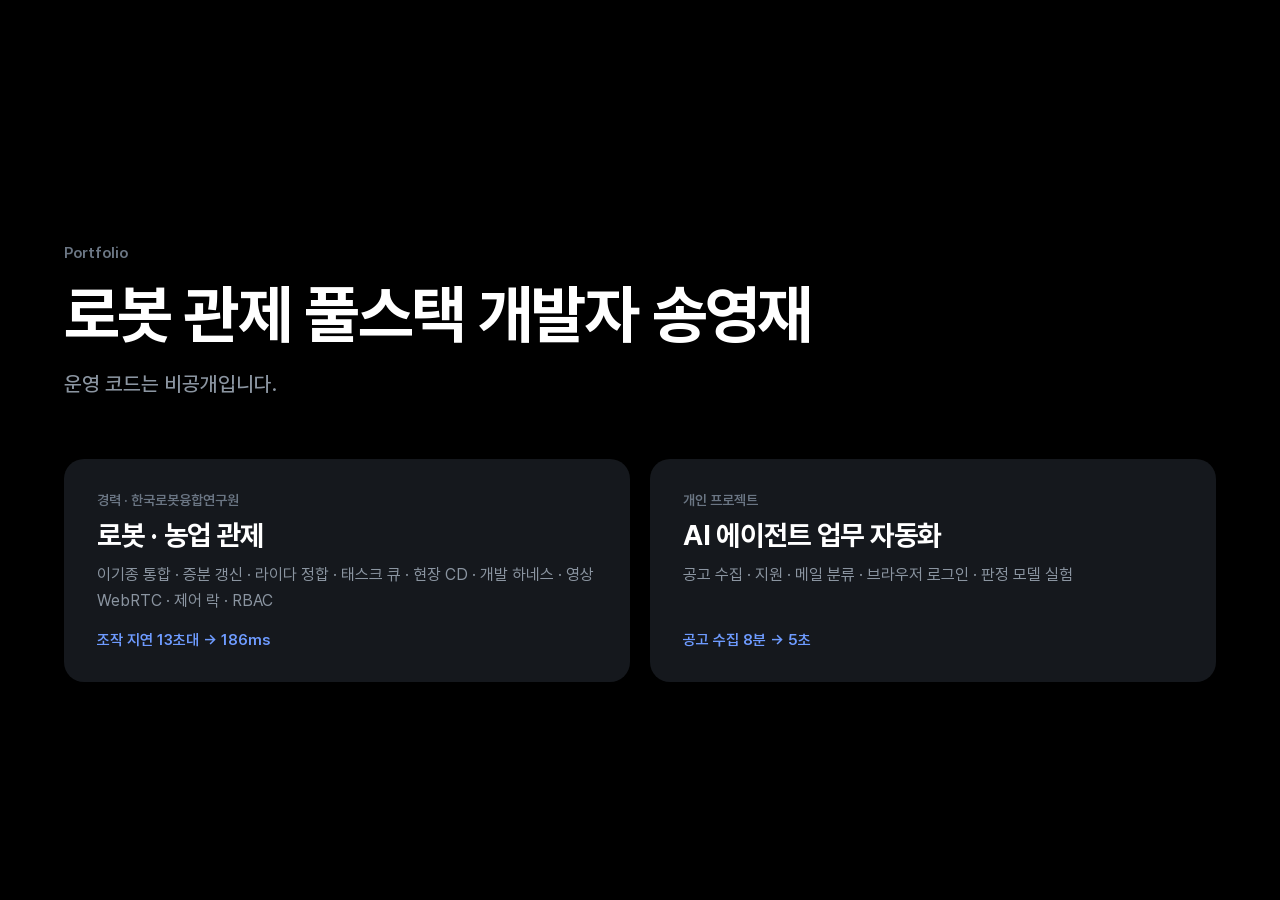
<file: index.html>
<!doctype html>
<html lang="ko">
<head>
<meta charset="utf-8">
<meta name="viewport" content="width=device-width, initial-scale=1">
<title>송영재 포트폴리오</title>
<meta name="description" content="송영재 — 로봇 · 농업 관제와 AI 에이전트, 아키텍처 중심 포트폴리오">
<link rel="stylesheet" href="pretendard-subset.css">
<style>
/* 장표와 같은 틀 — 검정 바탕, 큰 제목, 강조 파랑 하나 */
:root { color-scheme: dark; --bg: #000000; --panel: #15181D; --fg: #FFFFFF; --sub: #8B95A1; --mute: #6B7684; --acc: #1B64F2; --acc2: #6E9BFF; }
* { box-sizing: border-box; }
body { margin: 0; background: var(--bg); color: var(--fg); font-family: 'Pretendard', system-ui, -apple-system, 'Malgun Gothic', sans-serif; word-break: keep-all; }
.wrap { max-width: 1200px; margin: 0 auto; padding-inline: 24px; padding-block: clamp(48px, 10vh, 120px) 64px;
  min-height: 100vh; min-height: 100svh; display: flex; flex-direction: column; justify-content: center; gap: clamp(36px, 7vh, 72px); }
.kicker { font-size: 15px; font-weight: 600; color: var(--mute); }
h1 { margin: 14px 0 0; font-size: clamp(34px, 5.2vw, 64px); line-height: 1.2; font-weight: 700; letter-spacing: -.025em; text-wrap: balance; }
.lead { margin: 20px 0 0; font-size: clamp(17px, 1.6vw, 22px); font-weight: 500; color: var(--sub); }
.toc { display: grid; grid-template-columns: repeat(2, minmax(0, 1fr)); gap: 20px; }
.toc a { display: flex; flex-direction: column; gap: 10px; padding: 32px; border-radius: 20px; background: var(--panel);
  border: 1.5px solid transparent; color: inherit; text-decoration: none; transition: border-color .15s; }
.toc a:hover, .toc a:focus-visible { border-color: var(--acc); outline: none; }
.toc .k { font-size: 14px; font-weight: 600; color: var(--mute); }
.toc h2 { margin: 0; font-size: clamp(22px, 2.2vw, 30px); font-weight: 700; letter-spacing: -.01em; }
.toc p { margin: 0; font-size: 16px; line-height: 1.6; color: var(--sub); }
.toc .n { margin-top: auto; padding-top: 8px; font-size: 15px; font-weight: 600; color: var(--acc2); }
@media (max-width: 760px) { .toc { grid-template-columns: 1fr; } .toc a { padding: 24px; } }
</style>
</head>
<body>
<main class="wrap">
  <header>
    <div class="kicker">Portfolio</div>
    <h1>로봇 관제 풀스택 개발자 송영재</h1>
    <p class="lead">운영 코드는 비공개입니다.</p>
  </header>
  <nav class="toc">
    <a href="robot.html">
      <span class="k">경력 · 한국로봇융합연구원</span>
      <h2>로봇 · 농업 관제</h2>
      <p>이기종 통합 · 증분 갱신 · 라이다 정합 · 태스크 큐 · 현장 CD · 개발 하네스 · 영상 WebRTC · 제어 락 · RBAC</p>
      <span class="n">조작 지연 13초대 → 186ms</span>
    </a>
    <a href="ai.html">
      <span class="k">개인 프로젝트</span>
      <h2>AI 에이전트 업무 자동화</h2>
      <p>공고 수집 · 지원 · 메일 분류 · 브라우저 로그인 · 판정 모델 실험</p>
      <span class="n">공고 수집 8분 → 5초</span>
    </a>
  </nav>
</main>
</body>
</html>
</file>
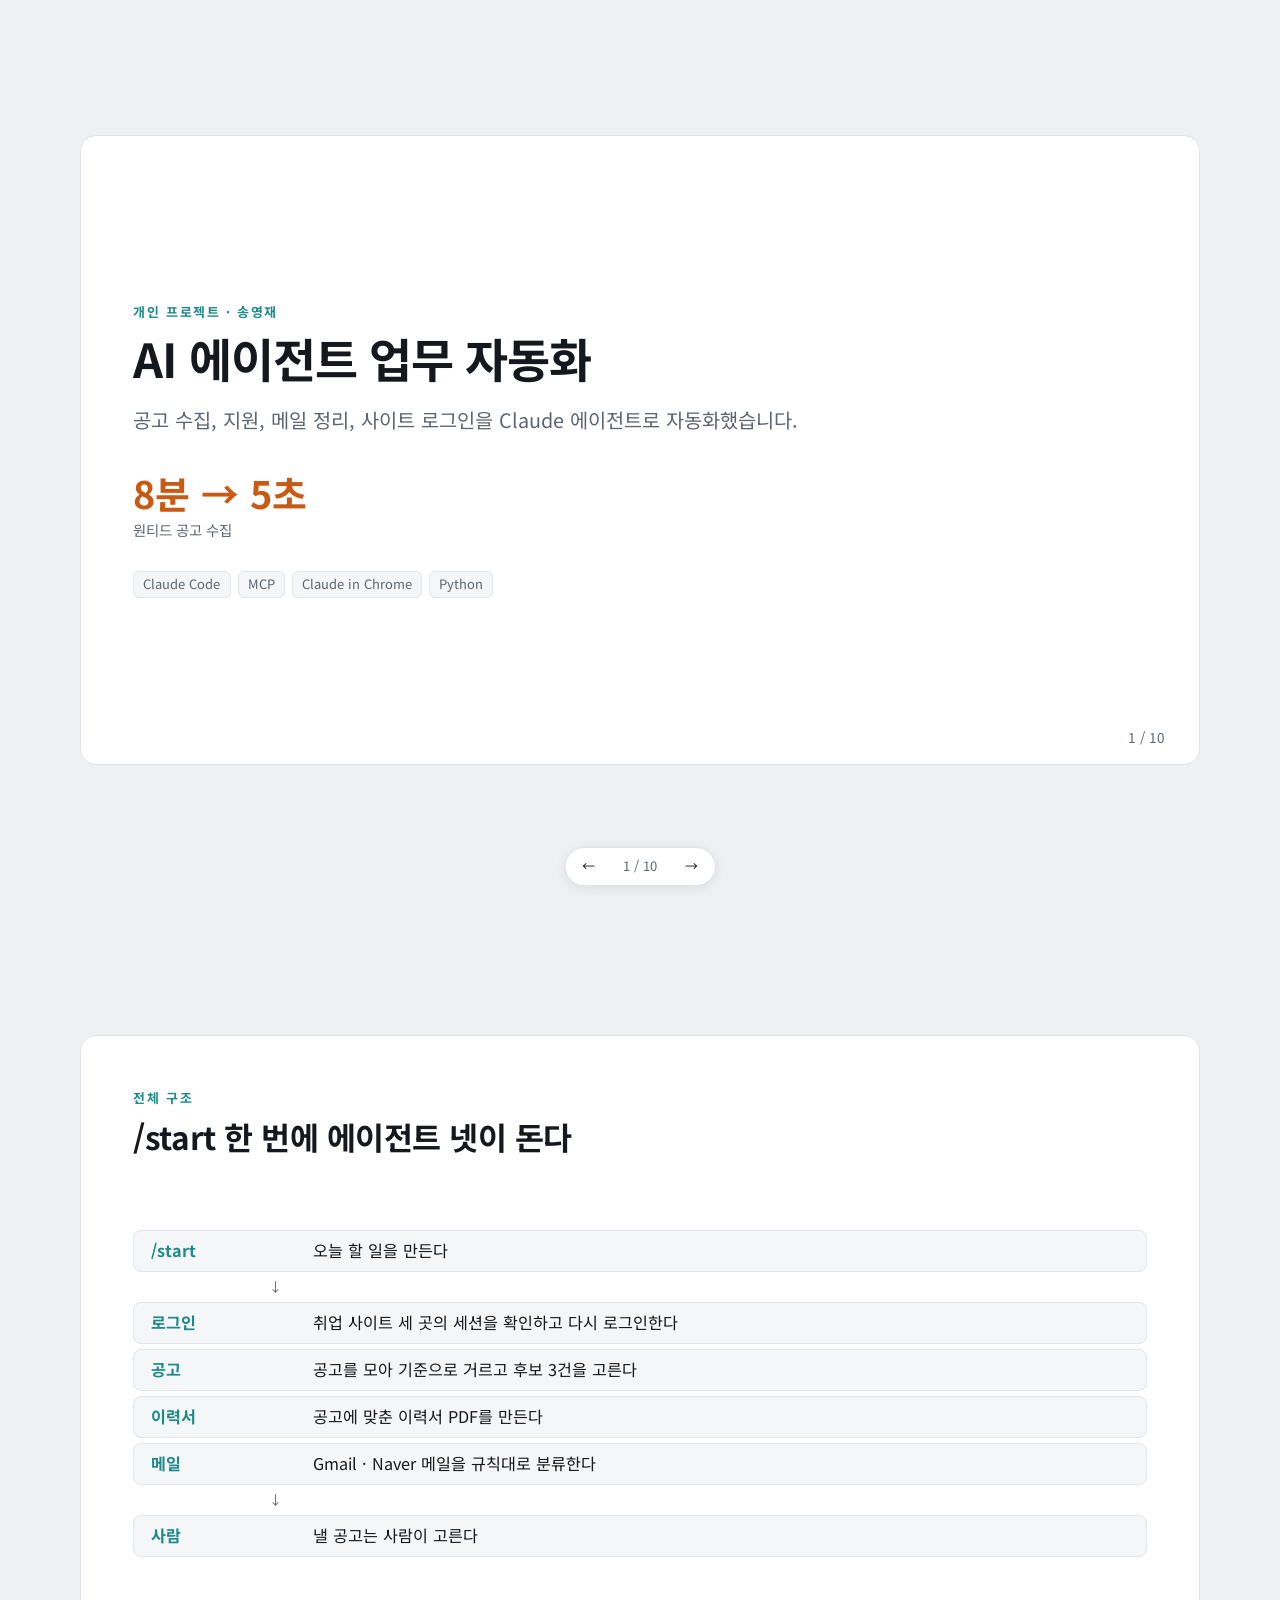
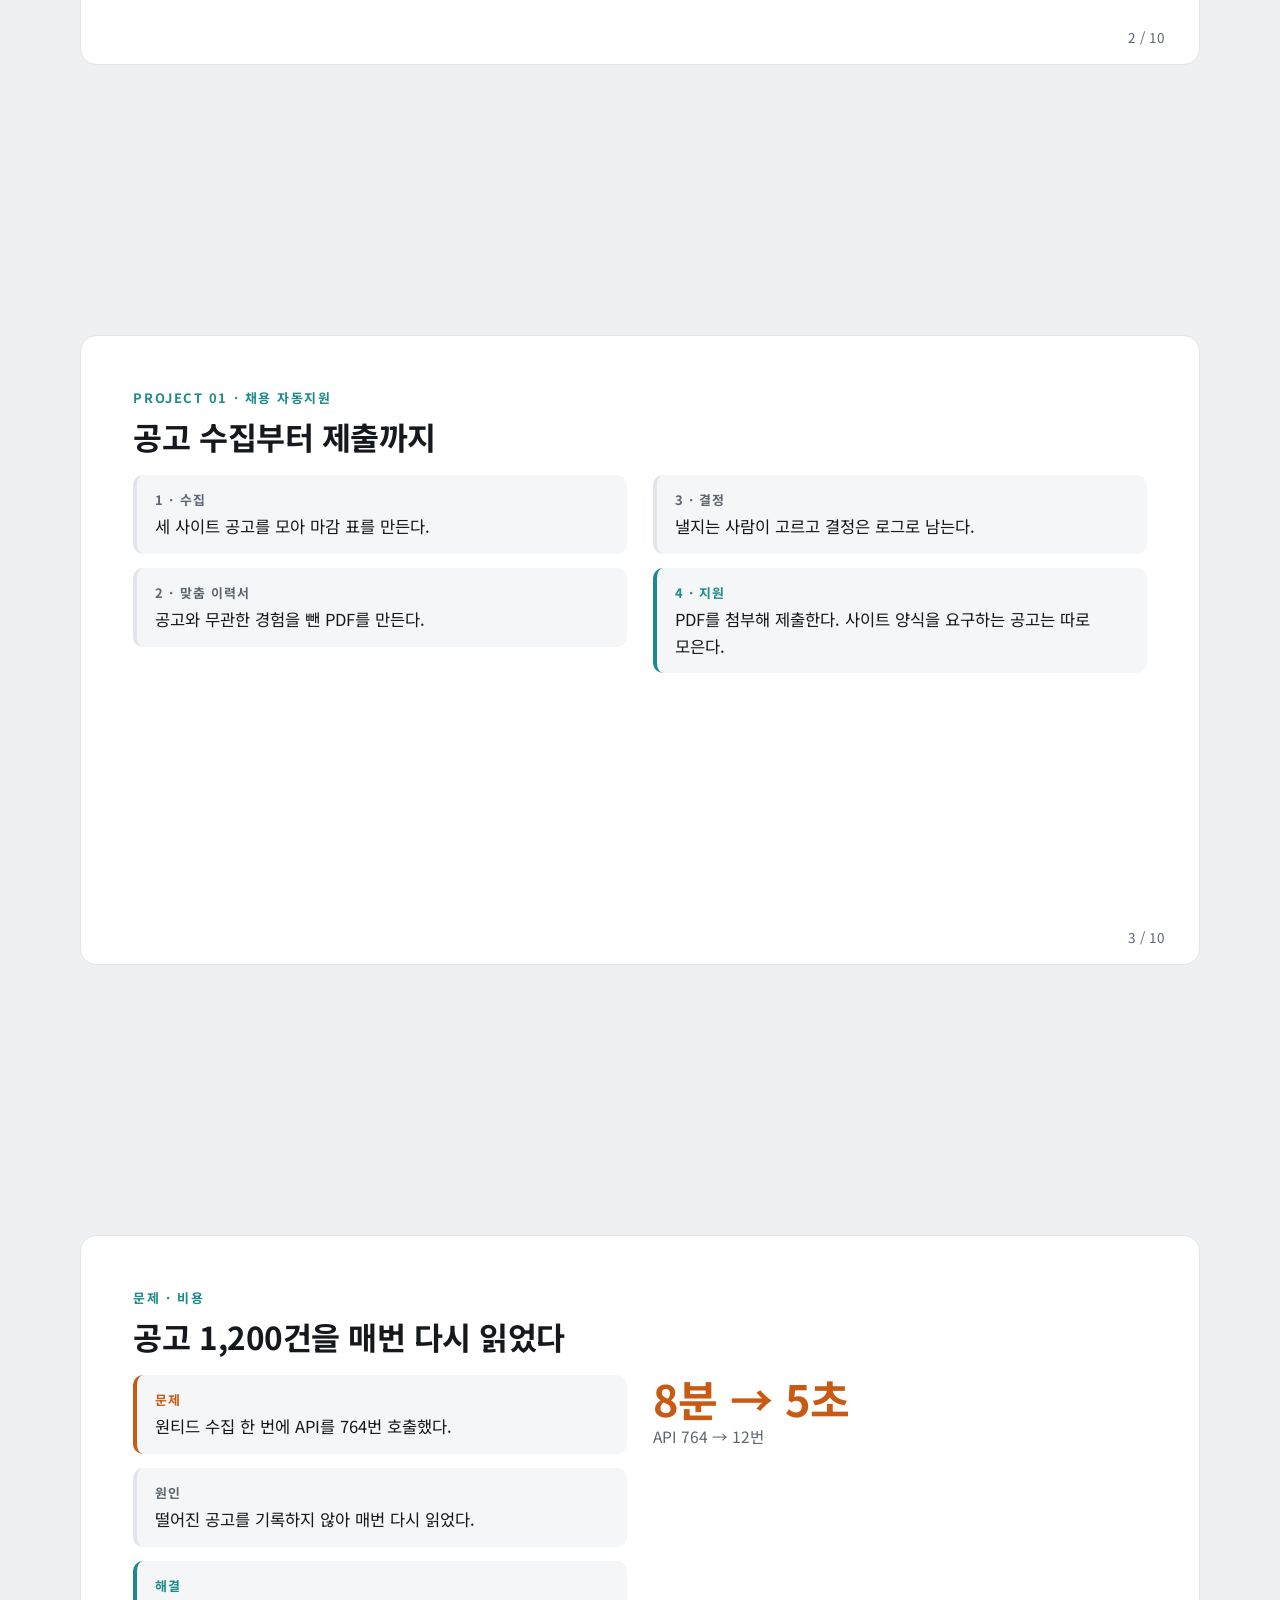
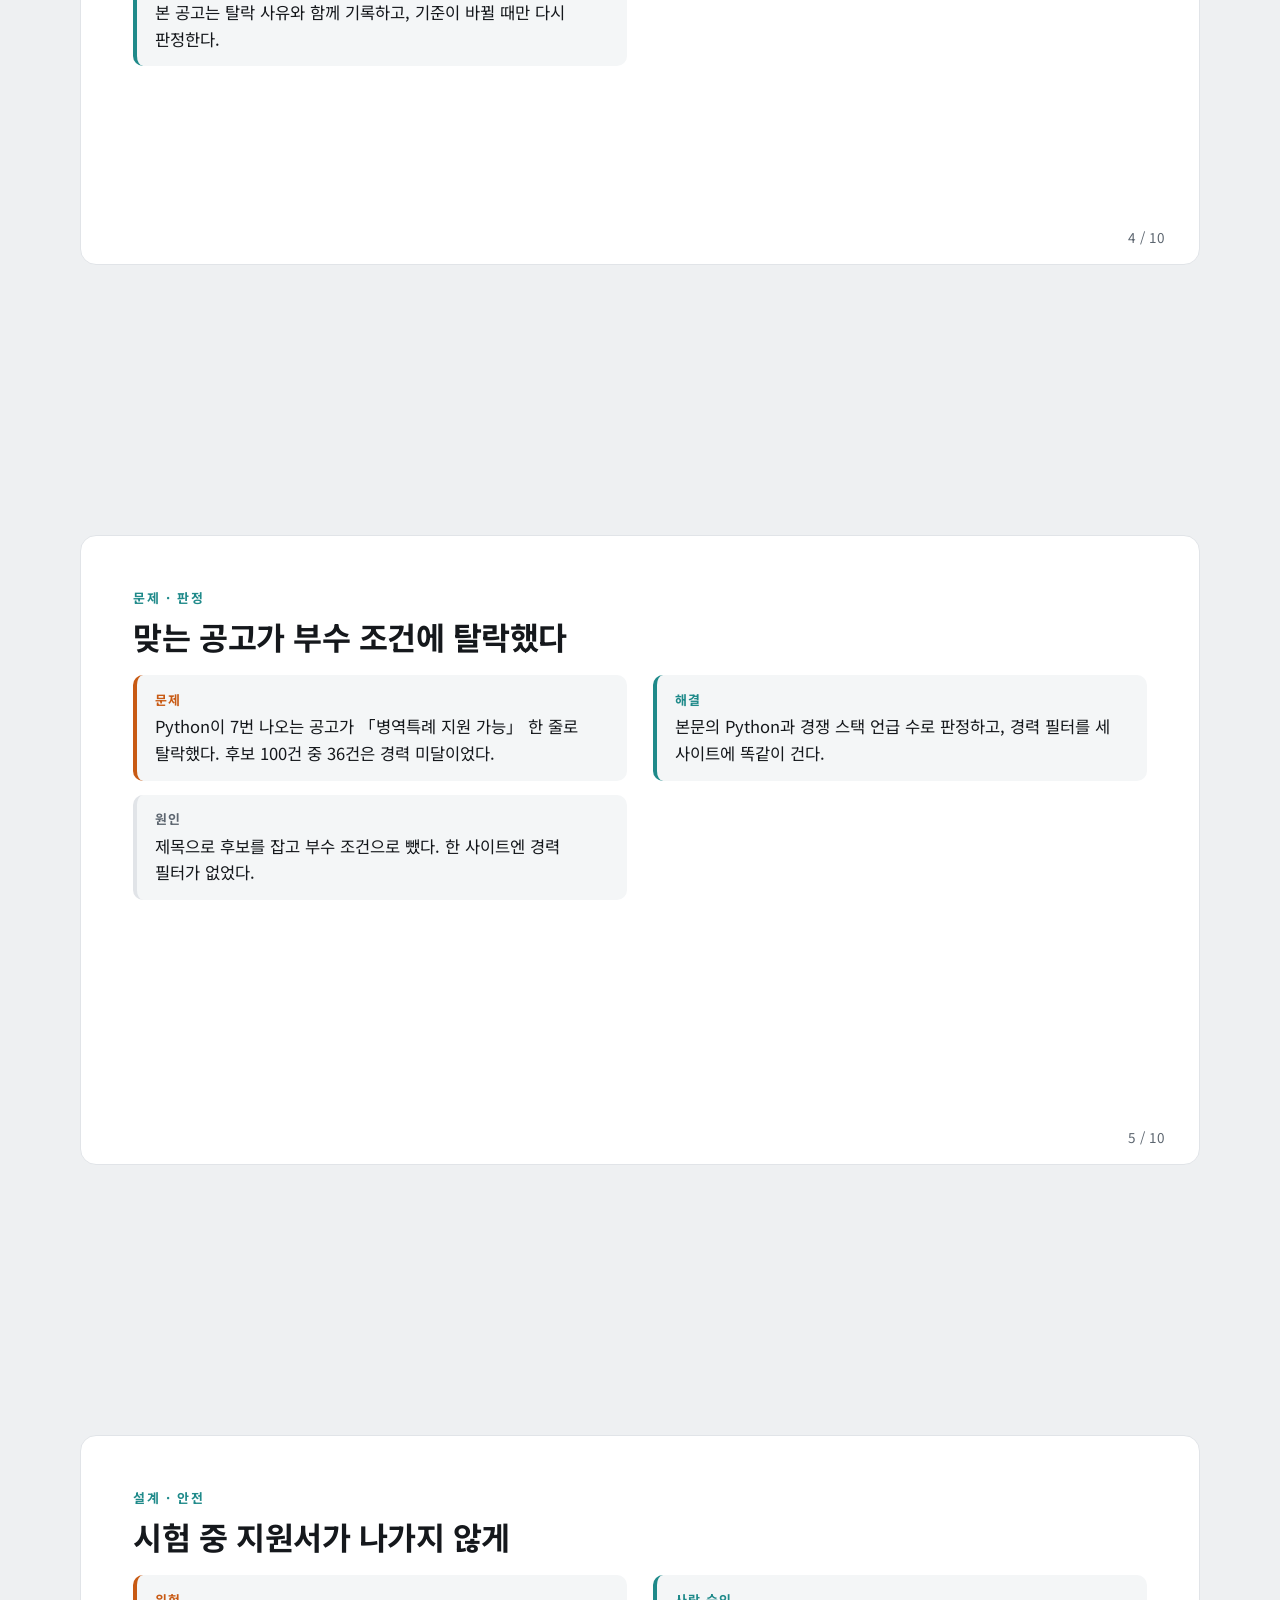
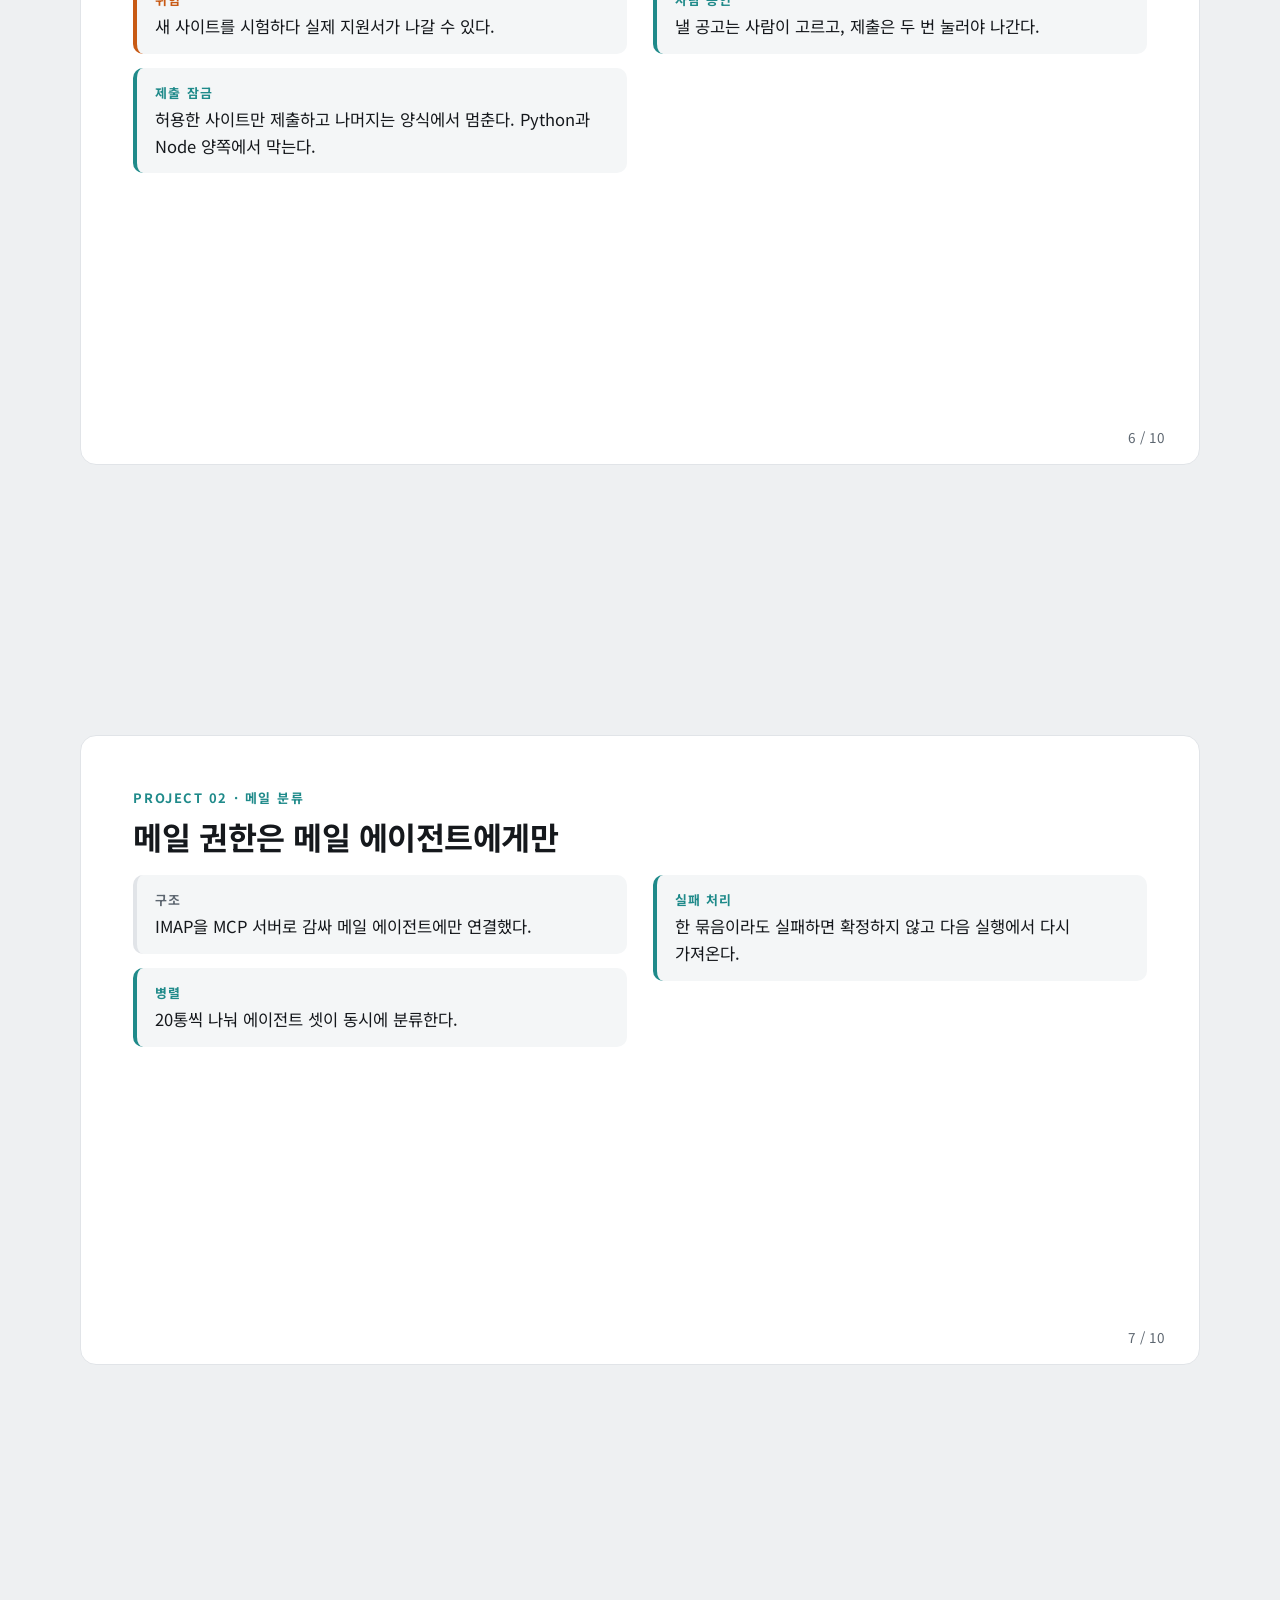
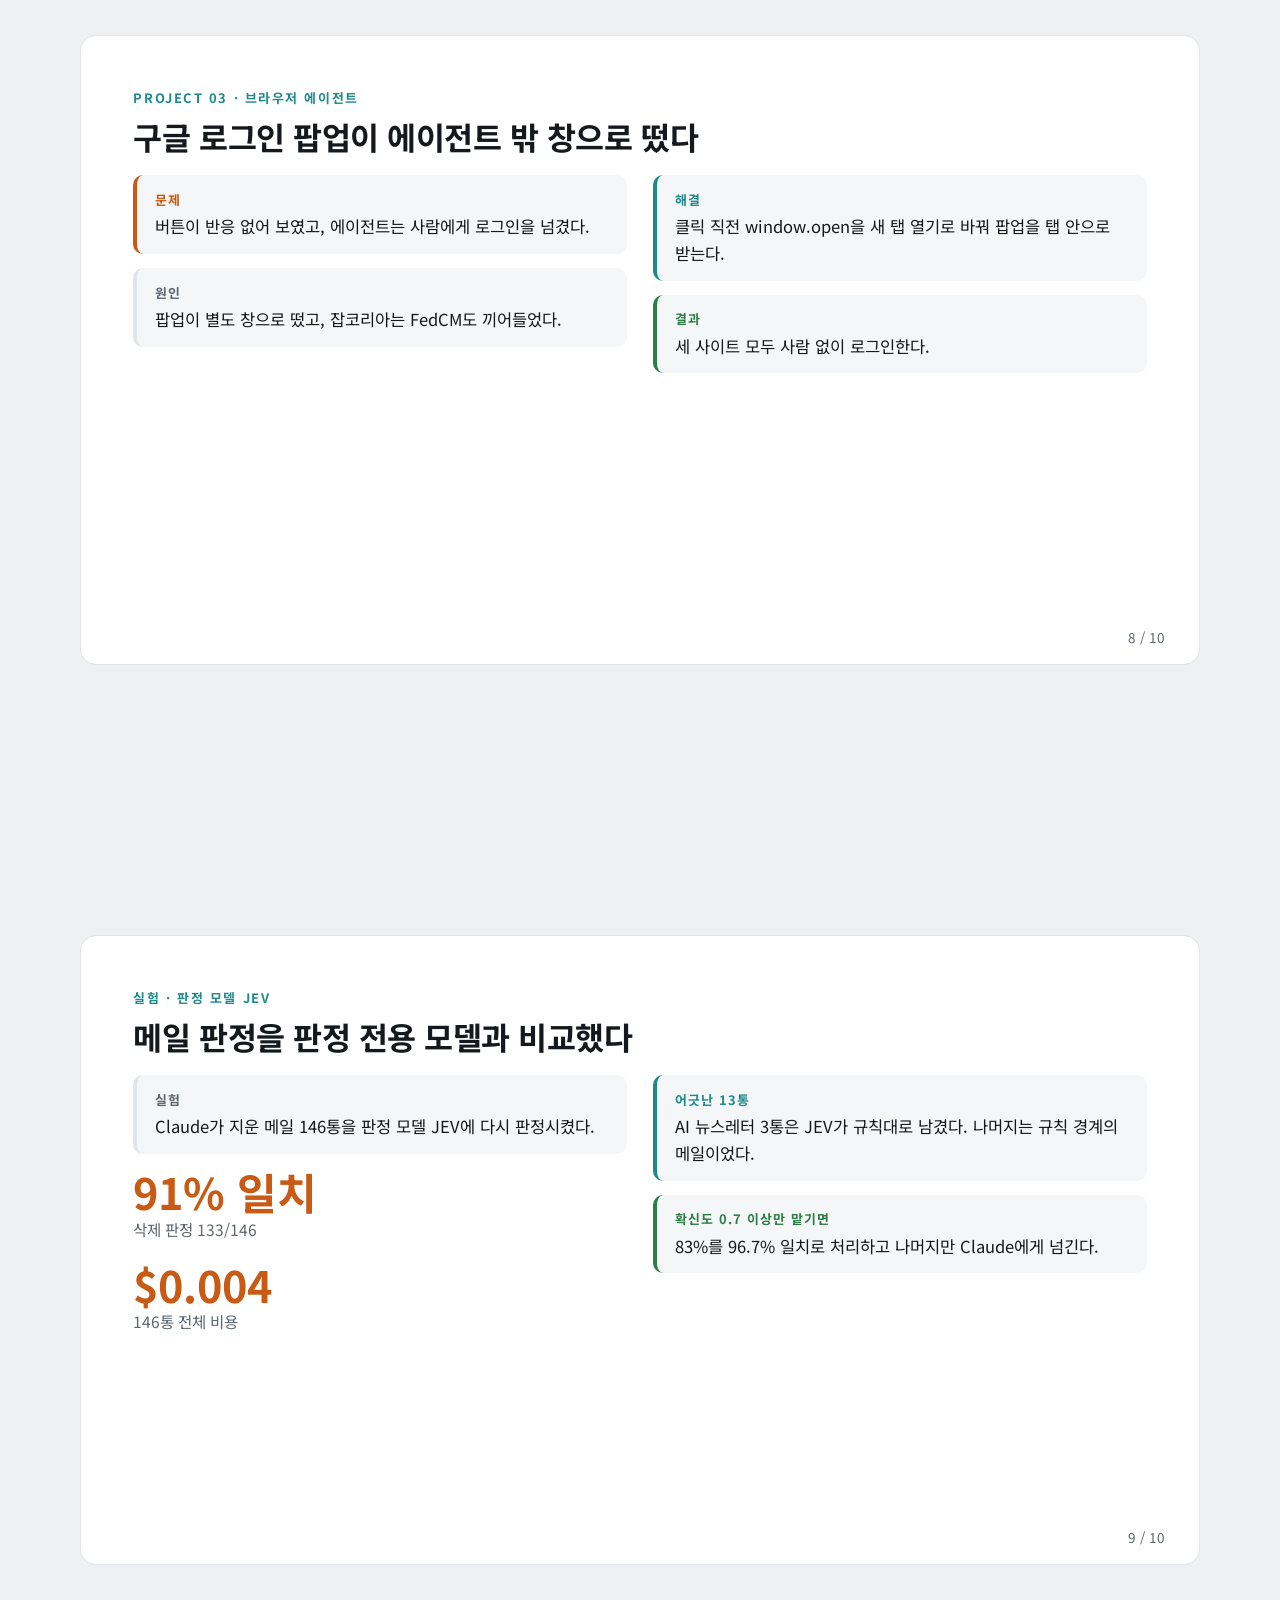
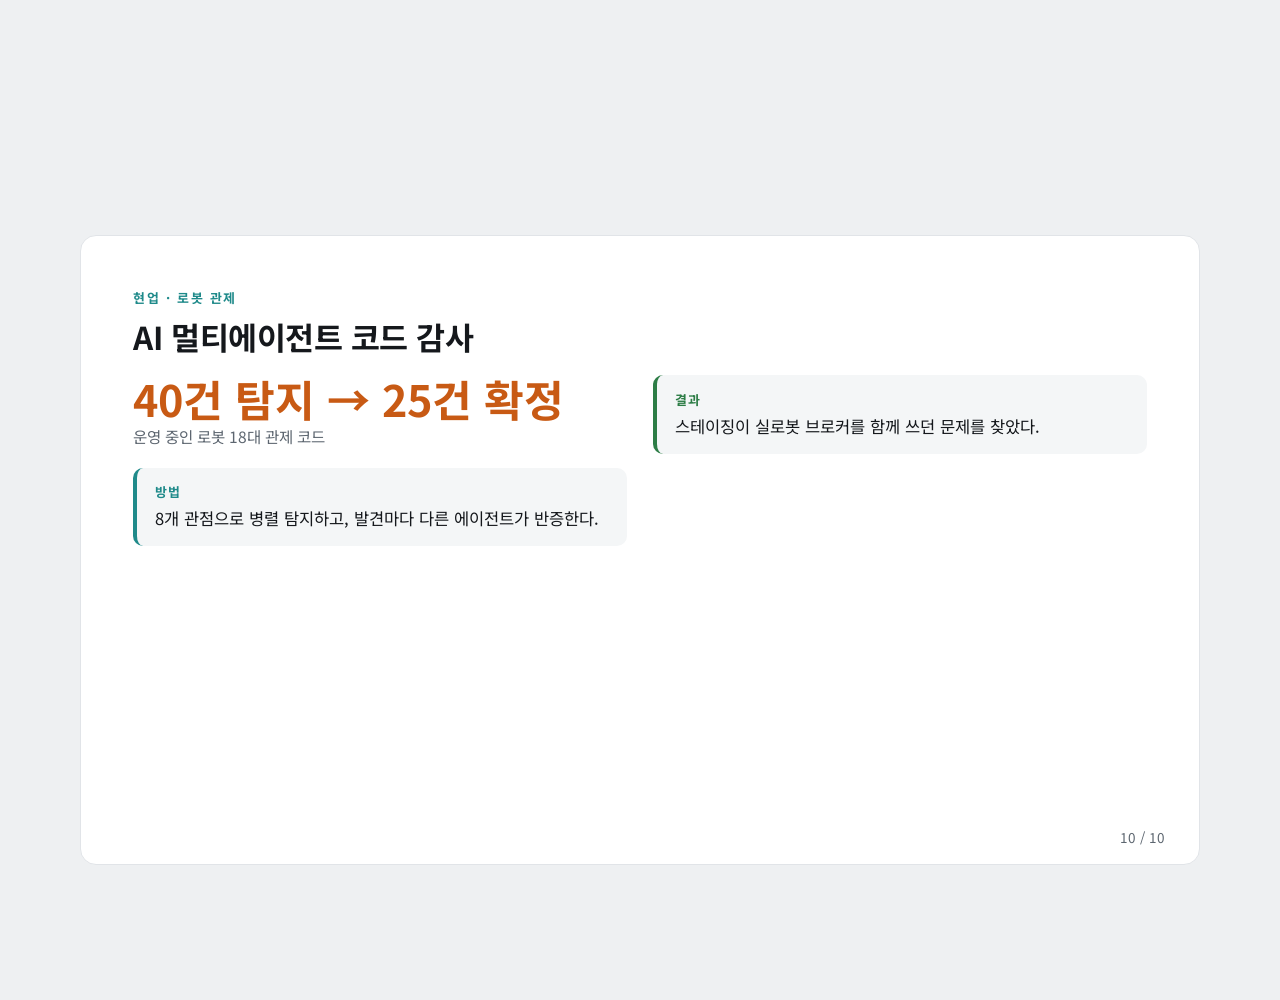
<file: agent.html>
<!doctype html>
<html lang="ko">
<head>
<meta charset="utf-8">
<meta name="viewport" content="width=device-width, initial-scale=1">
<title>AI 에이전트 — 송영재</title>
<meta name="description" content="송영재 — AI 에이전트 업무 자동화">
<link rel="preconnect" href="https://fonts.googleapis.com">
<link href="https://fonts.googleapis.com/css2?family=Noto+Sans+KR:wght@400;700&display=swap" rel="stylesheet">
<link rel="stylesheet" href="deck.css">
</head>
<body>

<section class="slide"><div class="card cover">
  <div class="kicker">개인 프로젝트 · 송영재</div>
  <h1>AI 에이전트 업무 자동화</h1>
  <p class="lead">공고 수집, 지원, 메일 정리, 사이트 로그인을 Claude 에이전트로 자동화했습니다.</p>
  <div class="stats">
    <div class="stat"><b>8분 → 5초</b><span>원티드 공고 수집</span></div>
  </div>
  <div class="stack"><span>Claude Code</span><span>MCP</span><span>Claude in Chrome</span><span>Python</span></div>
  <span class="no"></span>
</div></section>

<section class="slide"><div class="card">
  <div class="kicker">전체 구조</div>
  <h2>/start 한 번에 에이전트 넷이 돈다</h2>
  <div class="layers">
    <div class="layer"><div class="n">/start</div><div>오늘 할 일을 만든다</div></div>
    <div class="arrow">↓</div>
    <div class="layer"><div class="n">로그인</div><div>취업 사이트 세 곳의 세션을 확인하고 다시 로그인한다</div></div>
    <div class="layer"><div class="n">공고</div><div>공고를 모아 기준으로 거르고 후보 3건을 고른다</div></div>
    <div class="layer"><div class="n">이력서</div><div>공고에 맞춘 이력서 PDF를 만든다</div></div>
    <div class="layer"><div class="n">메일</div><div>Gmail · Naver 메일을 규칙대로 분류한다</div></div>
    <div class="arrow">↓</div>
    <div class="layer"><div class="n">사람</div><div>낼 공고는 사람이 고른다</div></div>
  </div>
  <span class="no"></span>
</div></section>

<section class="slide"><div class="card">
  <div class="kicker">Project 01 · 채용 자동지원</div>
  <h2>공고 수집부터 제출까지</h2>
  <div class="case">
    <div class="col">
      <div class="box"><b>1 · 수집</b><p>세 사이트 공고를 모아 마감 표를 만든다.</p></div>
      <div class="box"><b>2 · 맞춤 이력서</b><p>공고와 무관한 경험을 뺀 PDF를 만든다.</p></div>
    </div>
    <div class="col">
      <div class="box"><b>3 · 결정</b><p>낼지는 사람이 고르고 결정은 로그로 남는다.</p></div>
      <div class="box fix"><b>4 · 지원</b><p>PDF를 첨부해 제출한다. 사이트 양식을 요구하는 공고는 따로 모은다.</p></div>
    </div>
  </div>
  <span class="no"></span>
</div></section>

<section class="slide"><div class="card">
  <div class="kicker">문제 · 비용</div>
  <h2>공고 1,200건을 매번 다시 읽었다</h2>
  <div class="case">
    <div class="col">
      <div class="box bad"><b>문제</b><p>원티드 수집 한 번에 API를 764번 호출했다.</p></div>
      <div class="box"><b>원인</b><p>떨어진 공고를 기록하지 않아 매번 다시 읽었다.</p></div>
      <div class="box fix"><b>해결</b><p>본 공고는 탈락 사유와 함께 기록하고, 기준이 바뀔 때만 다시 판정한다.</p></div>
    </div>
    <div class="col">
      <p class="big">8분 → 5초<small>API 764 → 12번</small></p>
    </div>
  </div>
  <span class="no"></span>
</div></section>

<section class="slide"><div class="card">
  <div class="kicker">문제 · 판정</div>
  <h2>맞는 공고가 부수 조건에 탈락했다</h2>
  <div class="case">
    <div class="col">
      <div class="box bad"><b>문제</b><p>Python이 7번 나오는 공고가 「병역특례 지원 가능」 한 줄로 탈락했다. 후보 100건 중 36건은 경력 미달이었다.</p></div>
      <div class="box"><b>원인</b><p>제목으로 후보를 잡고 부수 조건으로 뺐다. 한 사이트엔 경력 필터가 없었다.</p></div>
    </div>
    <div class="col">
      <div class="box fix"><b>해결</b><p>본문의 Python과 경쟁 스택 언급 수로 판정하고, 경력 필터를 세 사이트에 똑같이 건다.</p></div>
    </div>
  </div>
  <span class="no"></span>
</div></section>

<section class="slide"><div class="card">
  <div class="kicker">설계 · 안전</div>
  <h2>시험 중 지원서가 나가지 않게</h2>
  <div class="case">
    <div class="col">
      <div class="box bad"><b>위험</b><p>새 사이트를 시험하다 실제 지원서가 나갈 수 있다.</p></div>
      <div class="box fix"><b>제출 잠금</b><p>허용한 사이트만 제출하고 나머지는 양식에서 멈춘다. Python과 Node 양쪽에서 막는다.</p></div>
    </div>
    <div class="col">
      <div class="box fix"><b>사람 승인</b><p>낼 공고는 사람이 고르고, 제출은 두 번 눌러야 나간다.</p></div>
    </div>
  </div>
  <span class="no"></span>
</div></section>

<section class="slide"><div class="card">
  <div class="kicker">Project 02 · 메일 분류</div>
  <h2>메일 권한은 메일 에이전트에게만</h2>
  <div class="case">
    <div class="col">
      <div class="box"><b>구조</b><p>IMAP을 MCP 서버로 감싸 메일 에이전트에만 연결했다.</p></div>
      <div class="box fix"><b>병렬</b><p>20통씩 나눠 에이전트 셋이 동시에 분류한다.</p></div>
    </div>
    <div class="col">
      <div class="box fix"><b>실패 처리</b><p>한 묶음이라도 실패하면 확정하지 않고 다음 실행에서 다시 가져온다.</p></div>
    </div>
  </div>
  <span class="no"></span>
</div></section>

<section class="slide"><div class="card">
  <div class="kicker">Project 03 · 브라우저 에이전트</div>
  <h2>구글 로그인 팝업이 에이전트 밖 창으로 떴다</h2>
  <div class="case">
    <div class="col">
      <div class="box bad"><b>문제</b><p>버튼이 반응 없어 보였고, 에이전트는 사람에게 로그인을 넘겼다.</p></div>
      <div class="box"><b>원인</b><p>팝업이 별도 창으로 떴고, 잡코리아는 FedCM도 끼어들었다.</p></div>
    </div>
    <div class="col">
      <div class="box fix"><b>해결</b><p>클릭 직전 window.open을 새 탭 열기로 바꿔 팝업을 탭 안으로 받는다.</p></div>
      <div class="box res"><b>결과</b><p>세 사이트 모두 사람 없이 로그인한다.</p></div>
    </div>
  </div>
  <span class="no"></span>
</div></section>

<section class="slide"><div class="card">
  <div class="kicker">실험 · 판정 모델 JEV</div>
  <h2>메일 판정을 판정 전용 모델과 비교했다</h2>
  <div class="case">
    <div class="col">
      <div class="box"><b>실험</b><p>Claude가 지운 메일 146통을 판정 모델 JEV에 다시 판정시켰다.</p></div>
      <p class="big">91% 일치<small>삭제 판정 133/146</small></p>
      <p class="big">$0.004<small>146통 전체 비용</small></p>
    </div>
    <div class="col">
      <div class="box fix"><b>어긋난 13통</b><p>AI 뉴스레터 3통은 JEV가 규칙대로 남겼다. 나머지는 규칙 경계의 메일이었다.</p></div>
      <div class="box res"><b>확신도 0.7 이상만 맡기면</b><p>83%를 96.7% 일치로 처리하고 나머지만 Claude에게 넘긴다.</p></div>
    </div>
  </div>
  <span class="no"></span>
</div></section>

<section class="slide"><div class="card">
  <div class="kicker">현업 · 로봇 관제</div>
  <h2>AI 멀티에이전트 코드 감사</h2>
  <div class="case">
    <div class="col">
      <p class="big">40건 탐지 → 25건 확정<small>운영 중인 로봇 18대 관제 코드</small></p>
      <div class="box fix"><b>방법</b><p>8개 관점으로 병렬 탐지하고, 발견마다 다른 에이전트가 반증한다.</p></div>
    </div>
    <div class="col">
      <div class="box res"><b>결과</b><p>스테이징이 실로봇 브로커를 함께 쓰던 문제를 찾았다.</p></div>
    </div>
  </div>
  <span class="no"></span>
</div></section>

<nav class="bar" aria-label="슬라이드"><button class="prev" aria-label="이전">←</button><span class="pos"></span><button class="next" aria-label="다음">→</button></nav>
<script src="deck.js"></script>
</body>
</html>
</file>
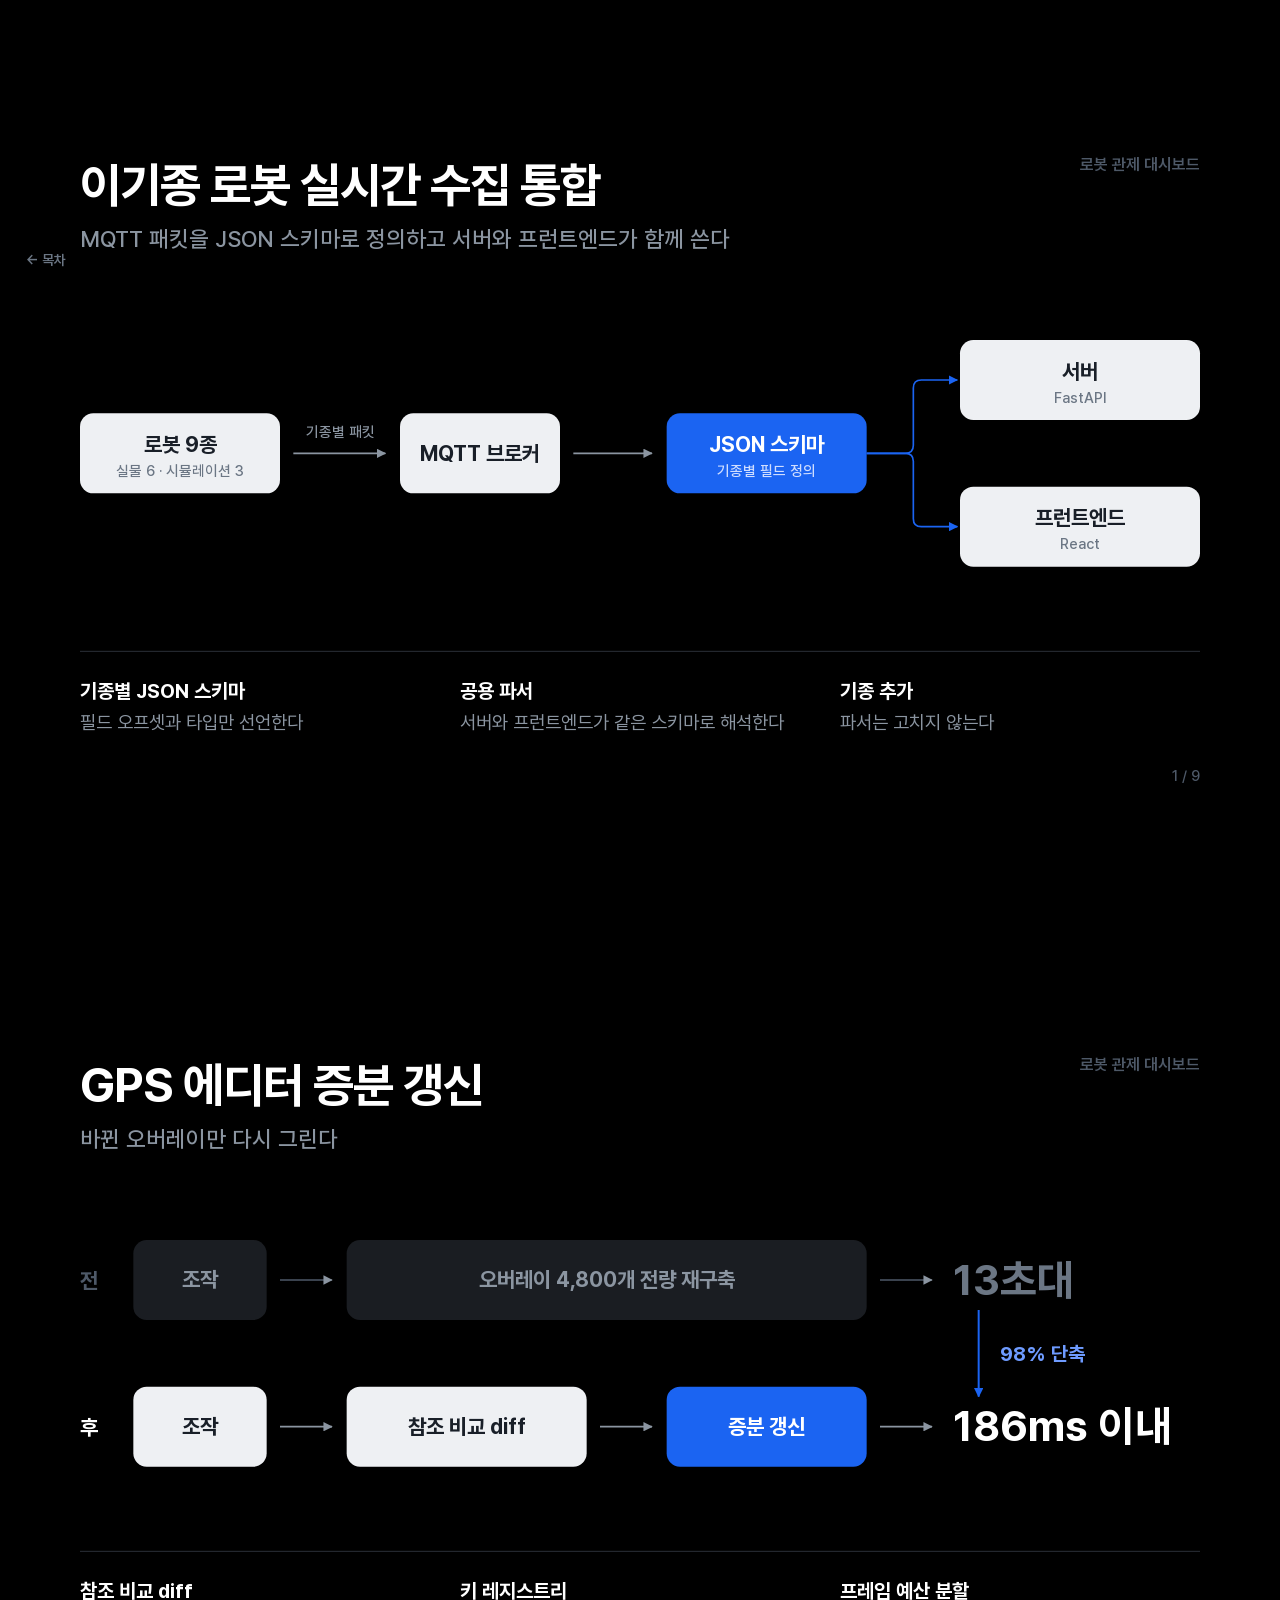
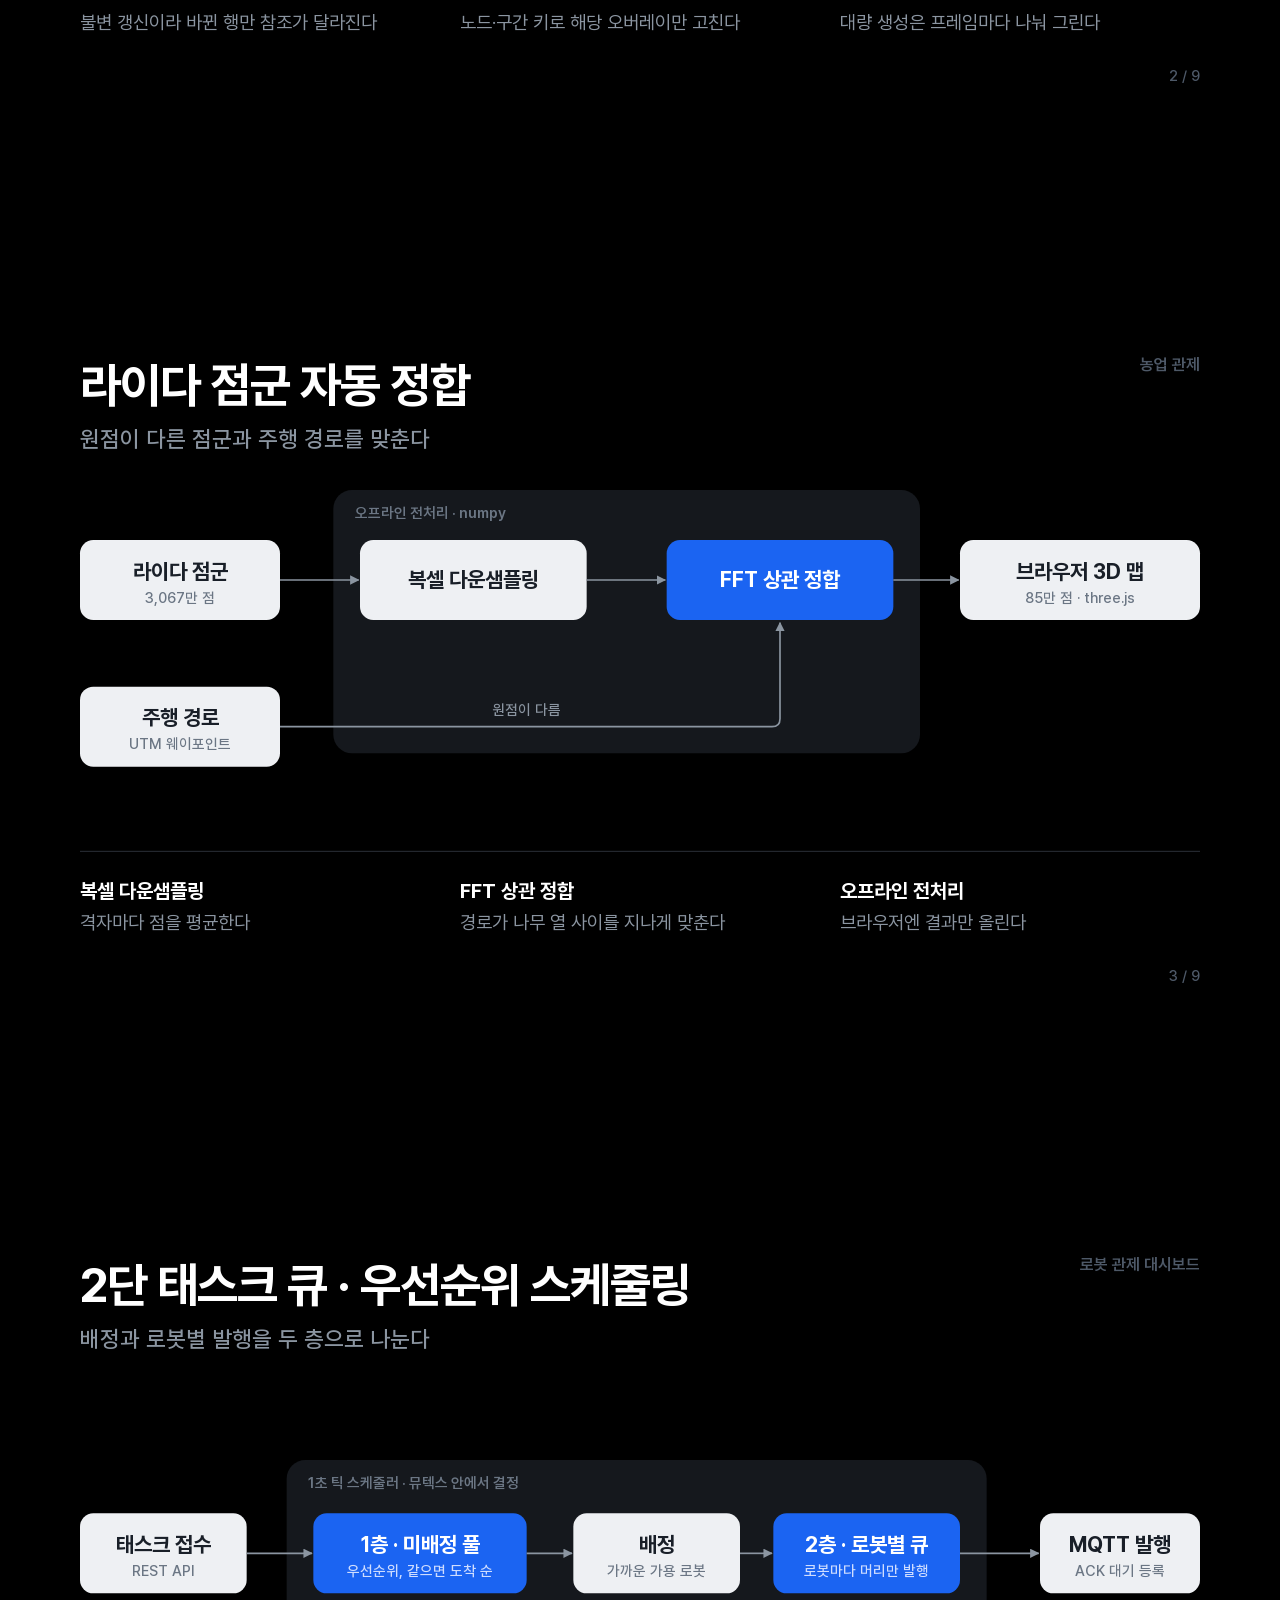
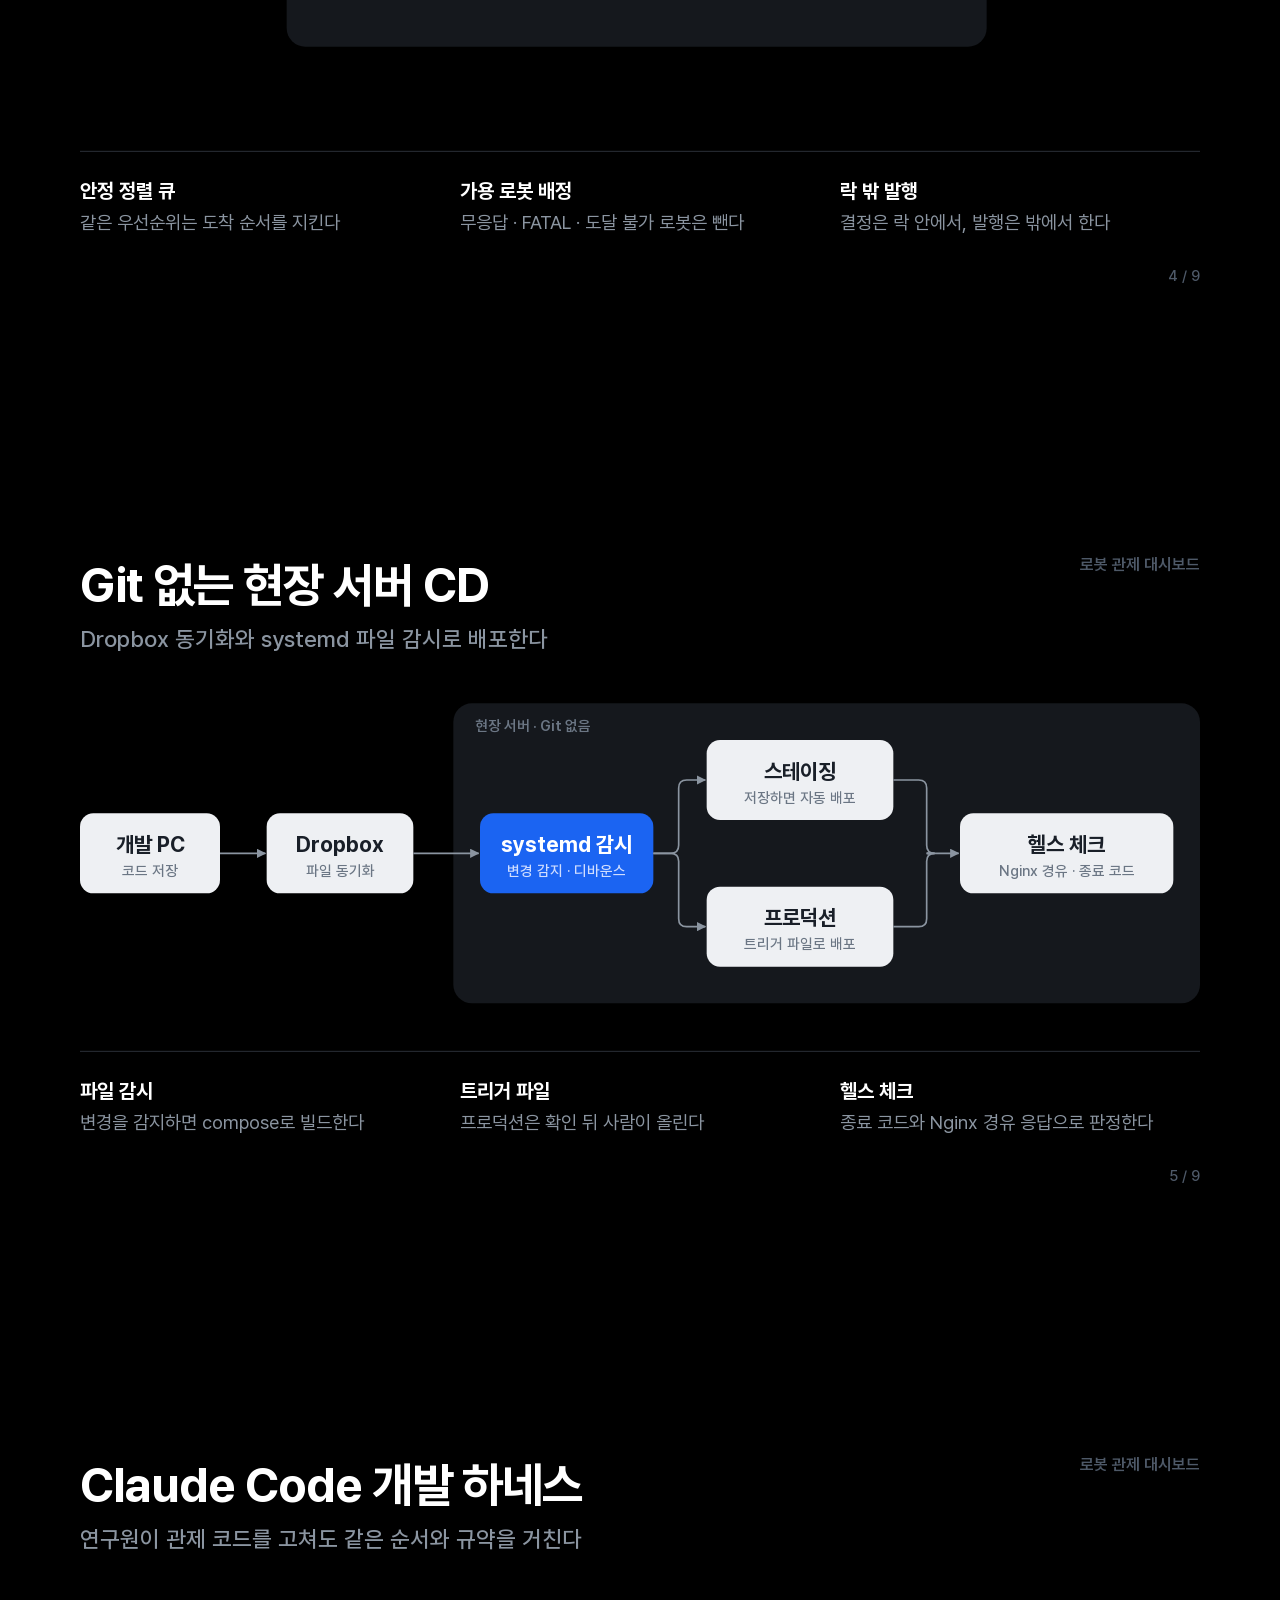
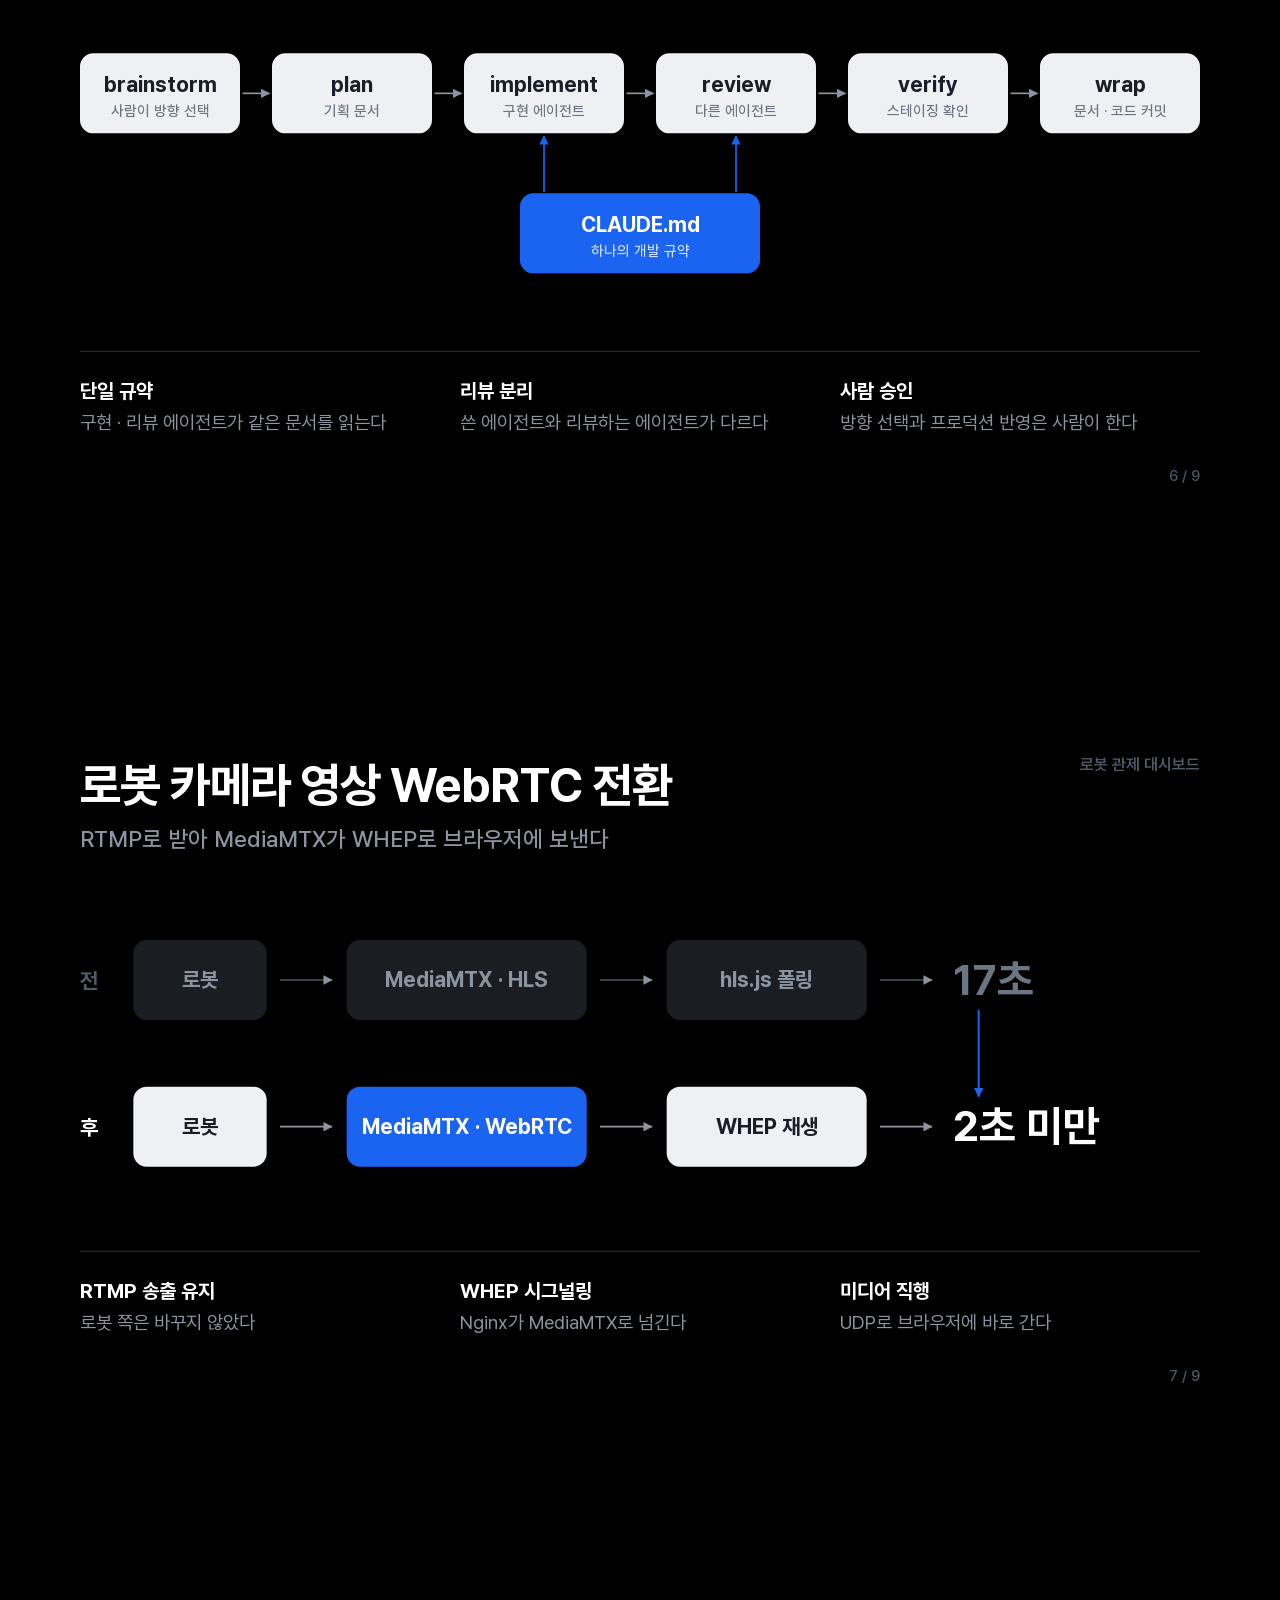
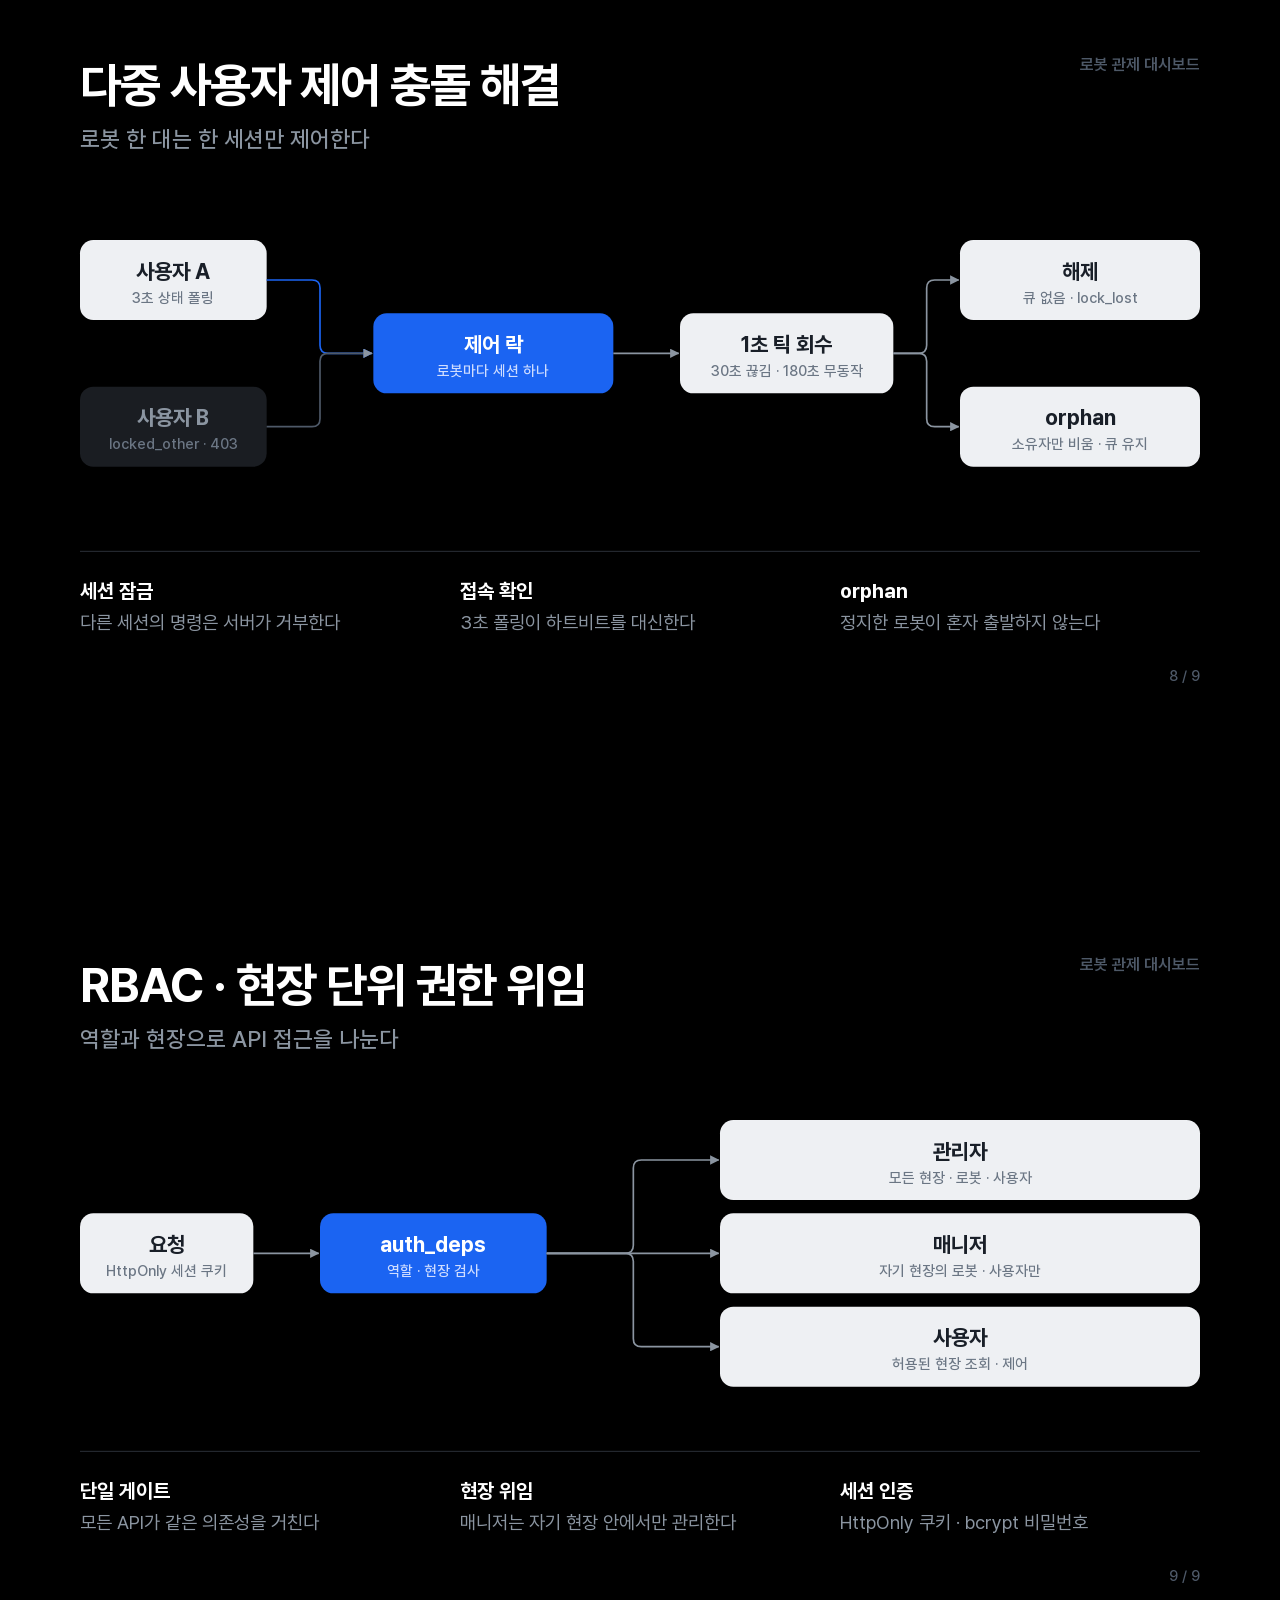
<file: agri.html>
<!doctype html>
<html lang="ko">
<head>
<meta charset="utf-8">
<meta name="viewport" content="width=device-width, initial-scale=1">
<title>농업 관제 — 송영재</title>
<meta http-equiv="refresh" content="0; url=robot.html#3">
<link rel="canonical" href="robot.html#3">
<style>body { margin: 0; min-height: 100vh; display: grid; place-items: center; background: #000; color: #8B95A1; font-family: system-ui, sans-serif; } a { color: #6E9BFF; }</style>
</head>
<body><p>농업 관제 장은 로봇 · 농업 관제 3번으로 옮겼습니다. <a href="robot.html#3">바로 가기</a></p></body>
</html>
</file>
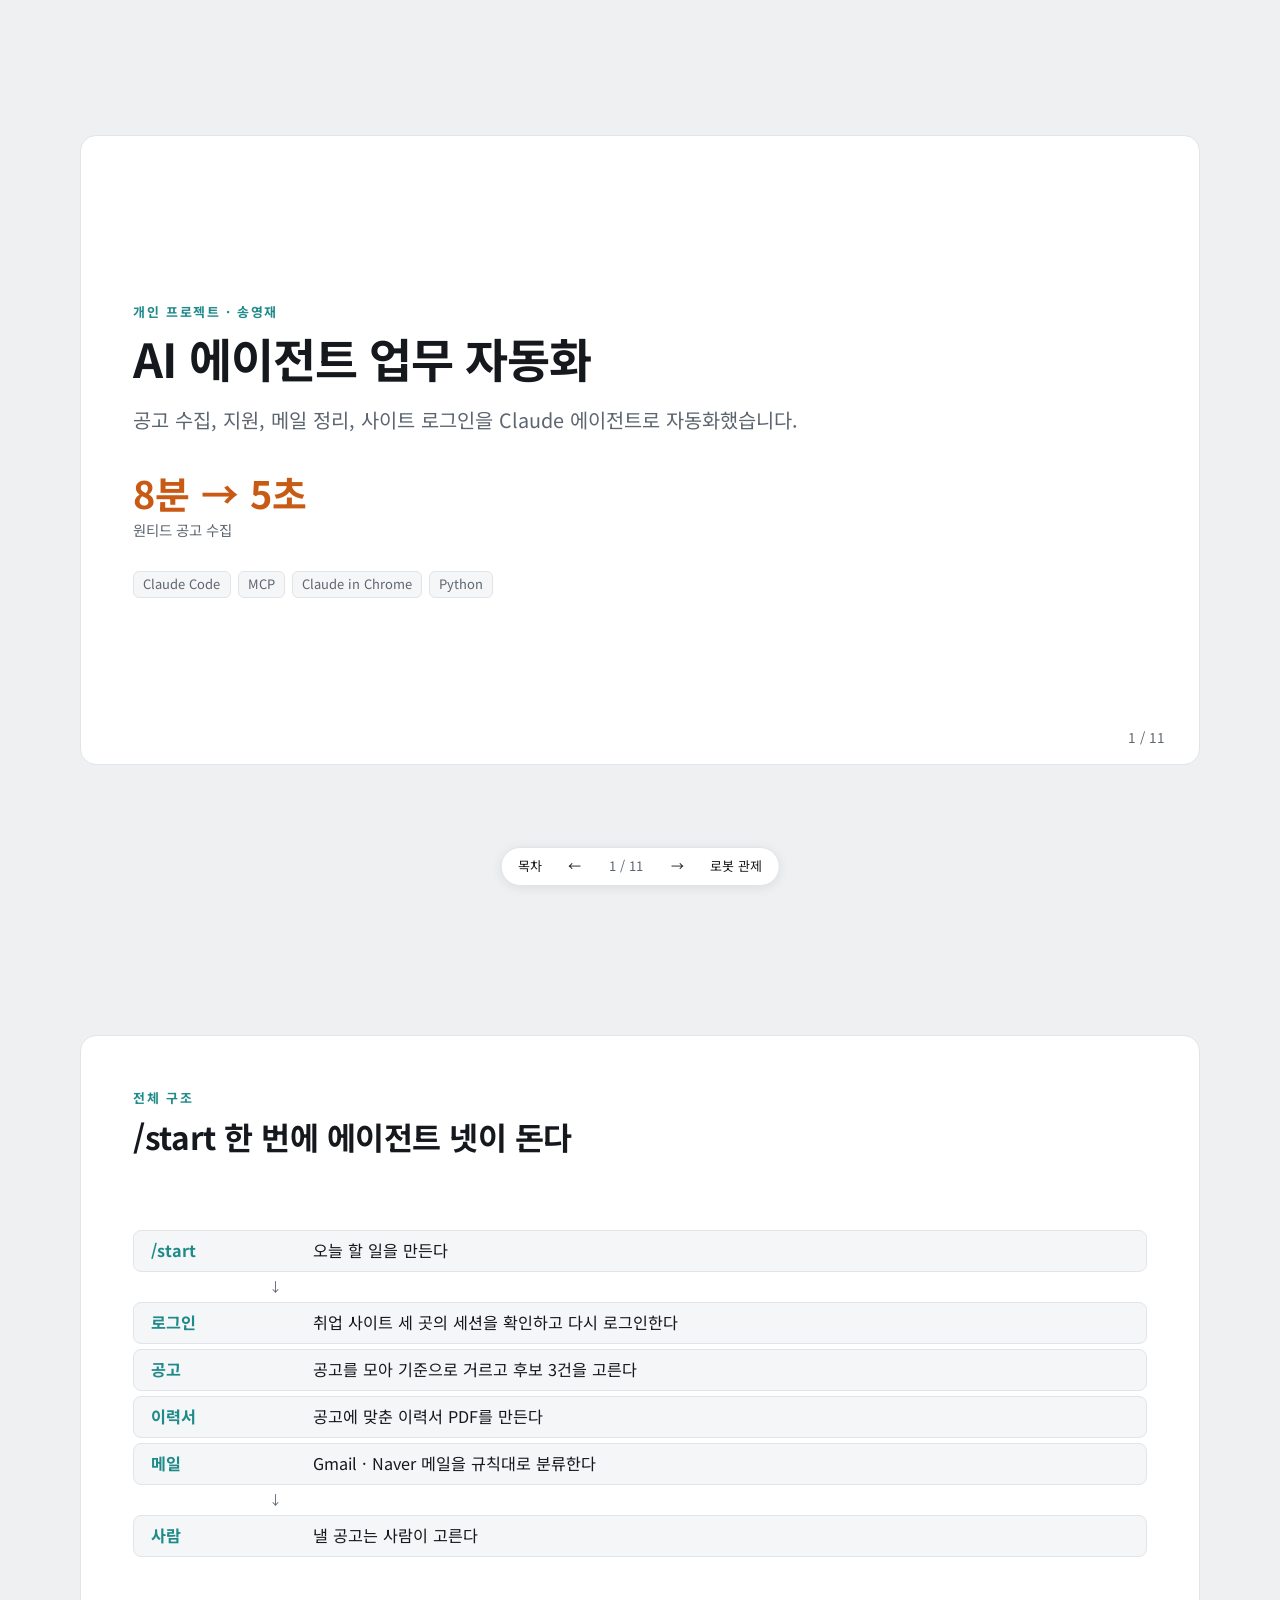
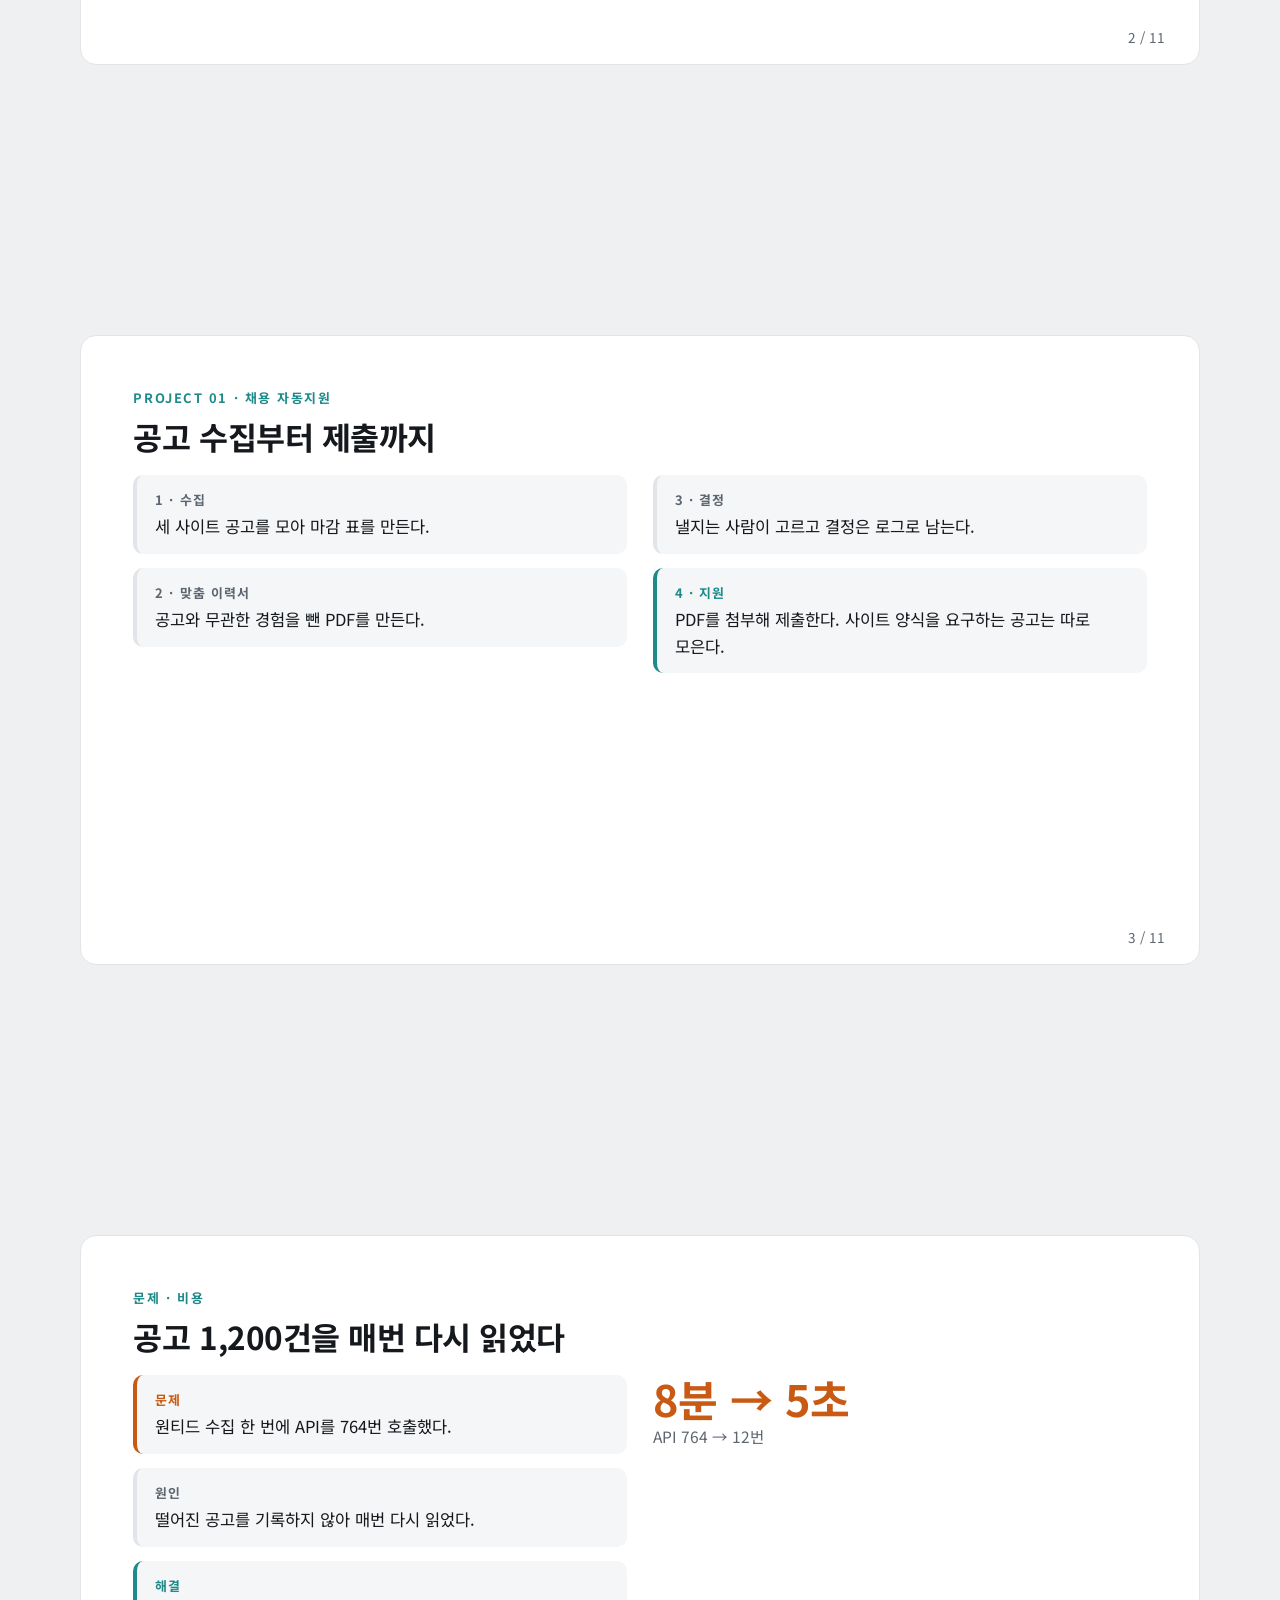
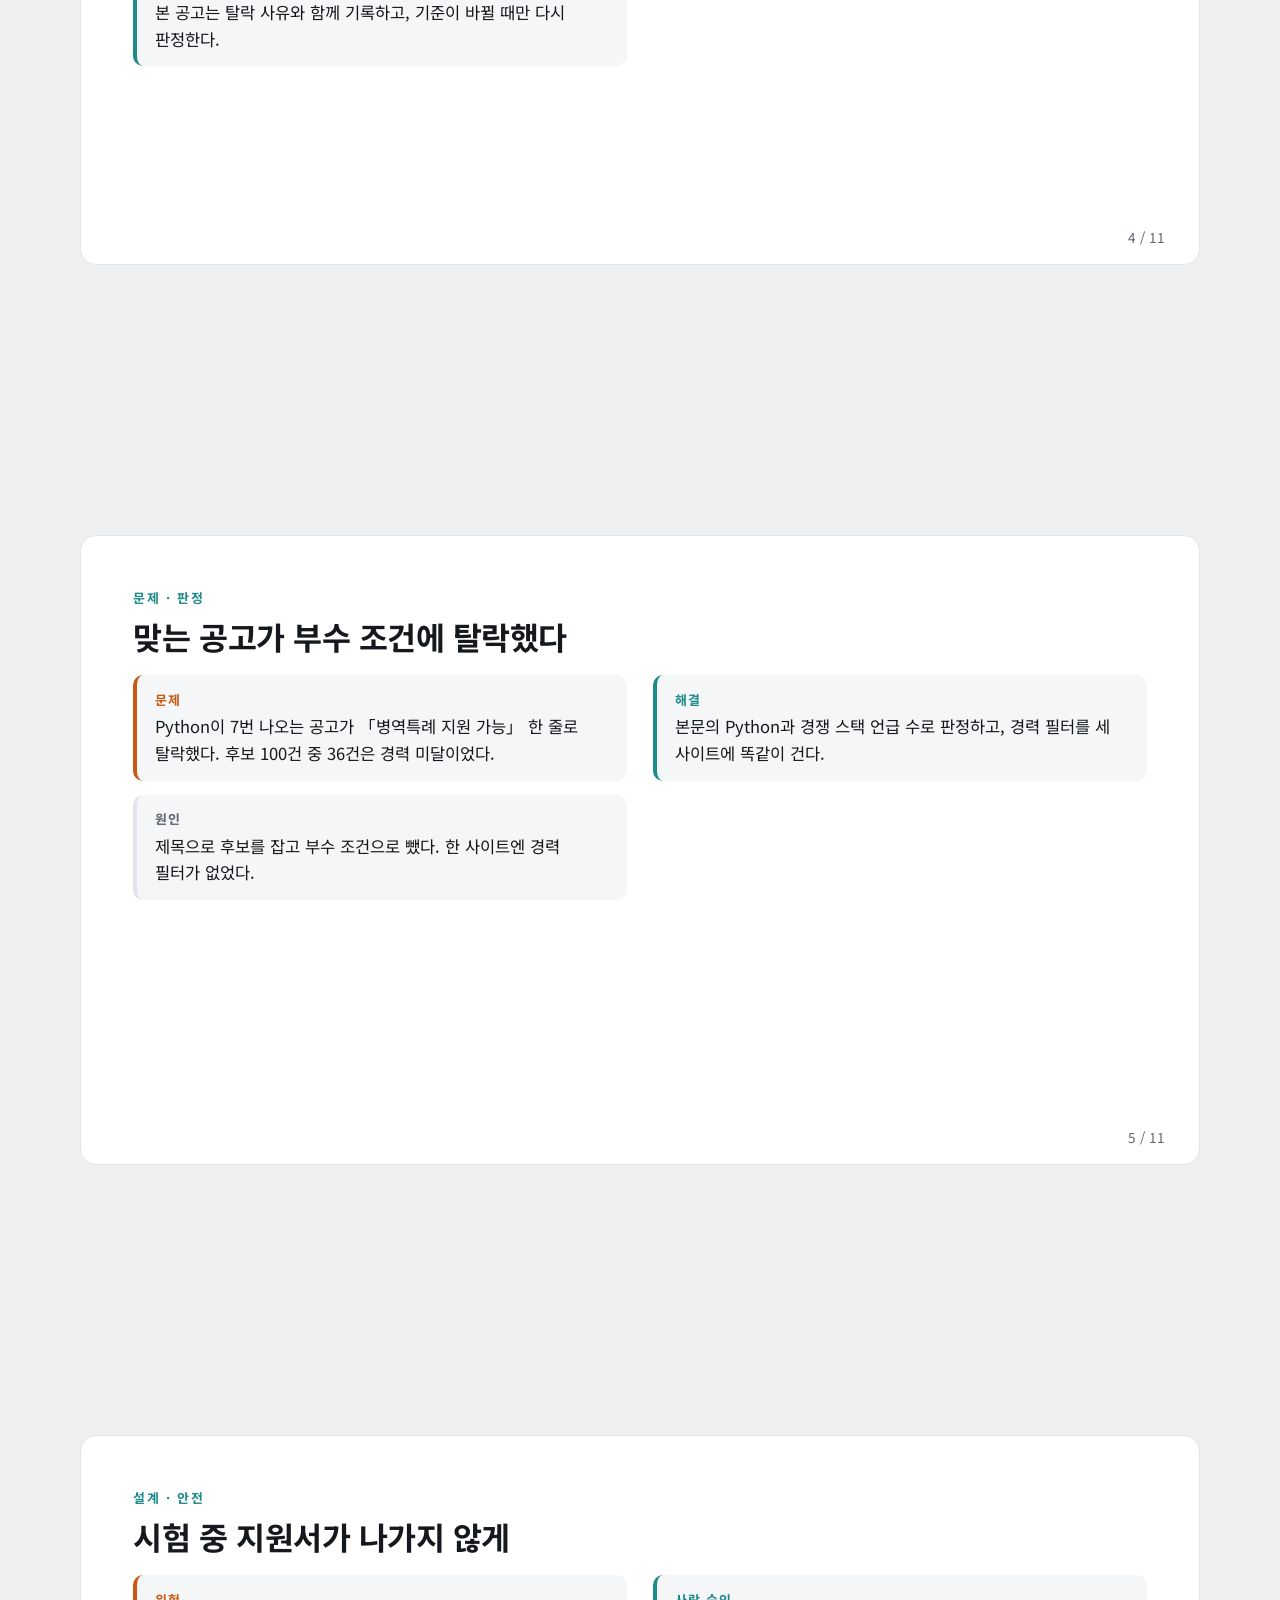
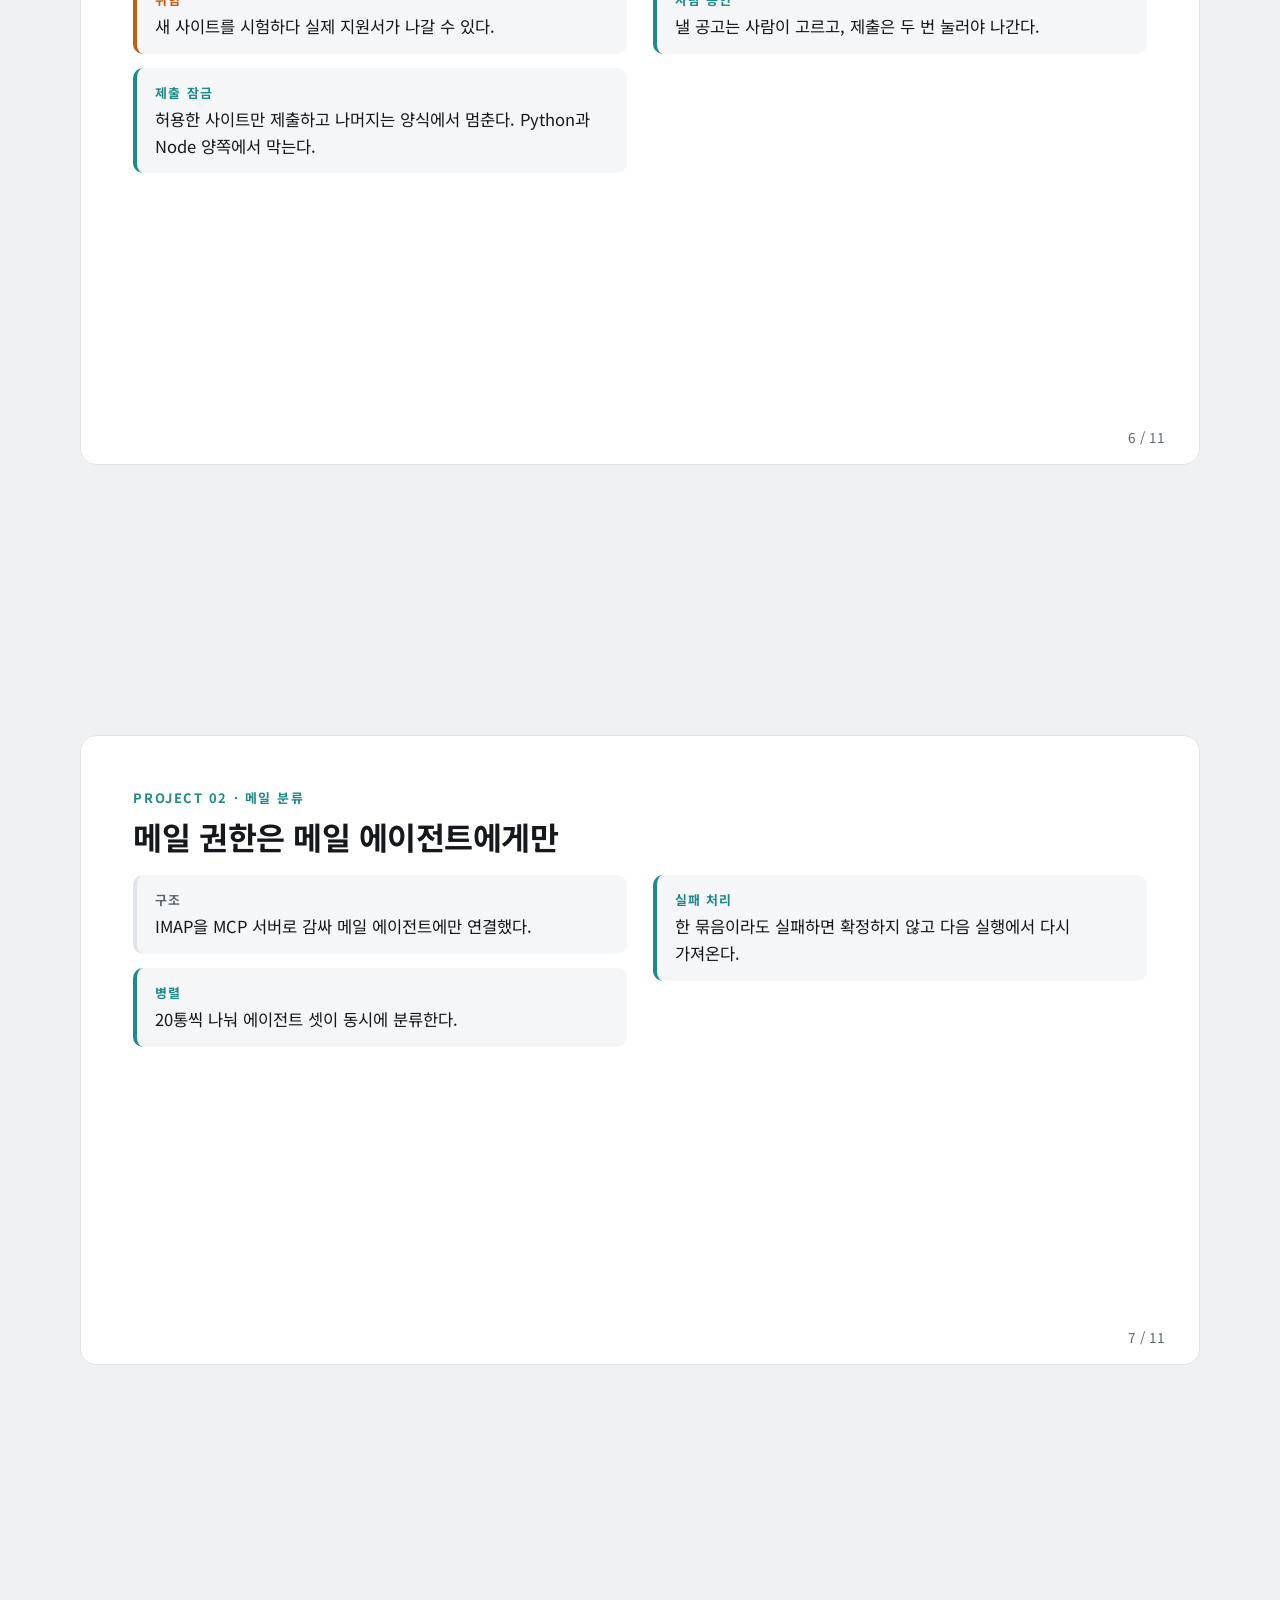
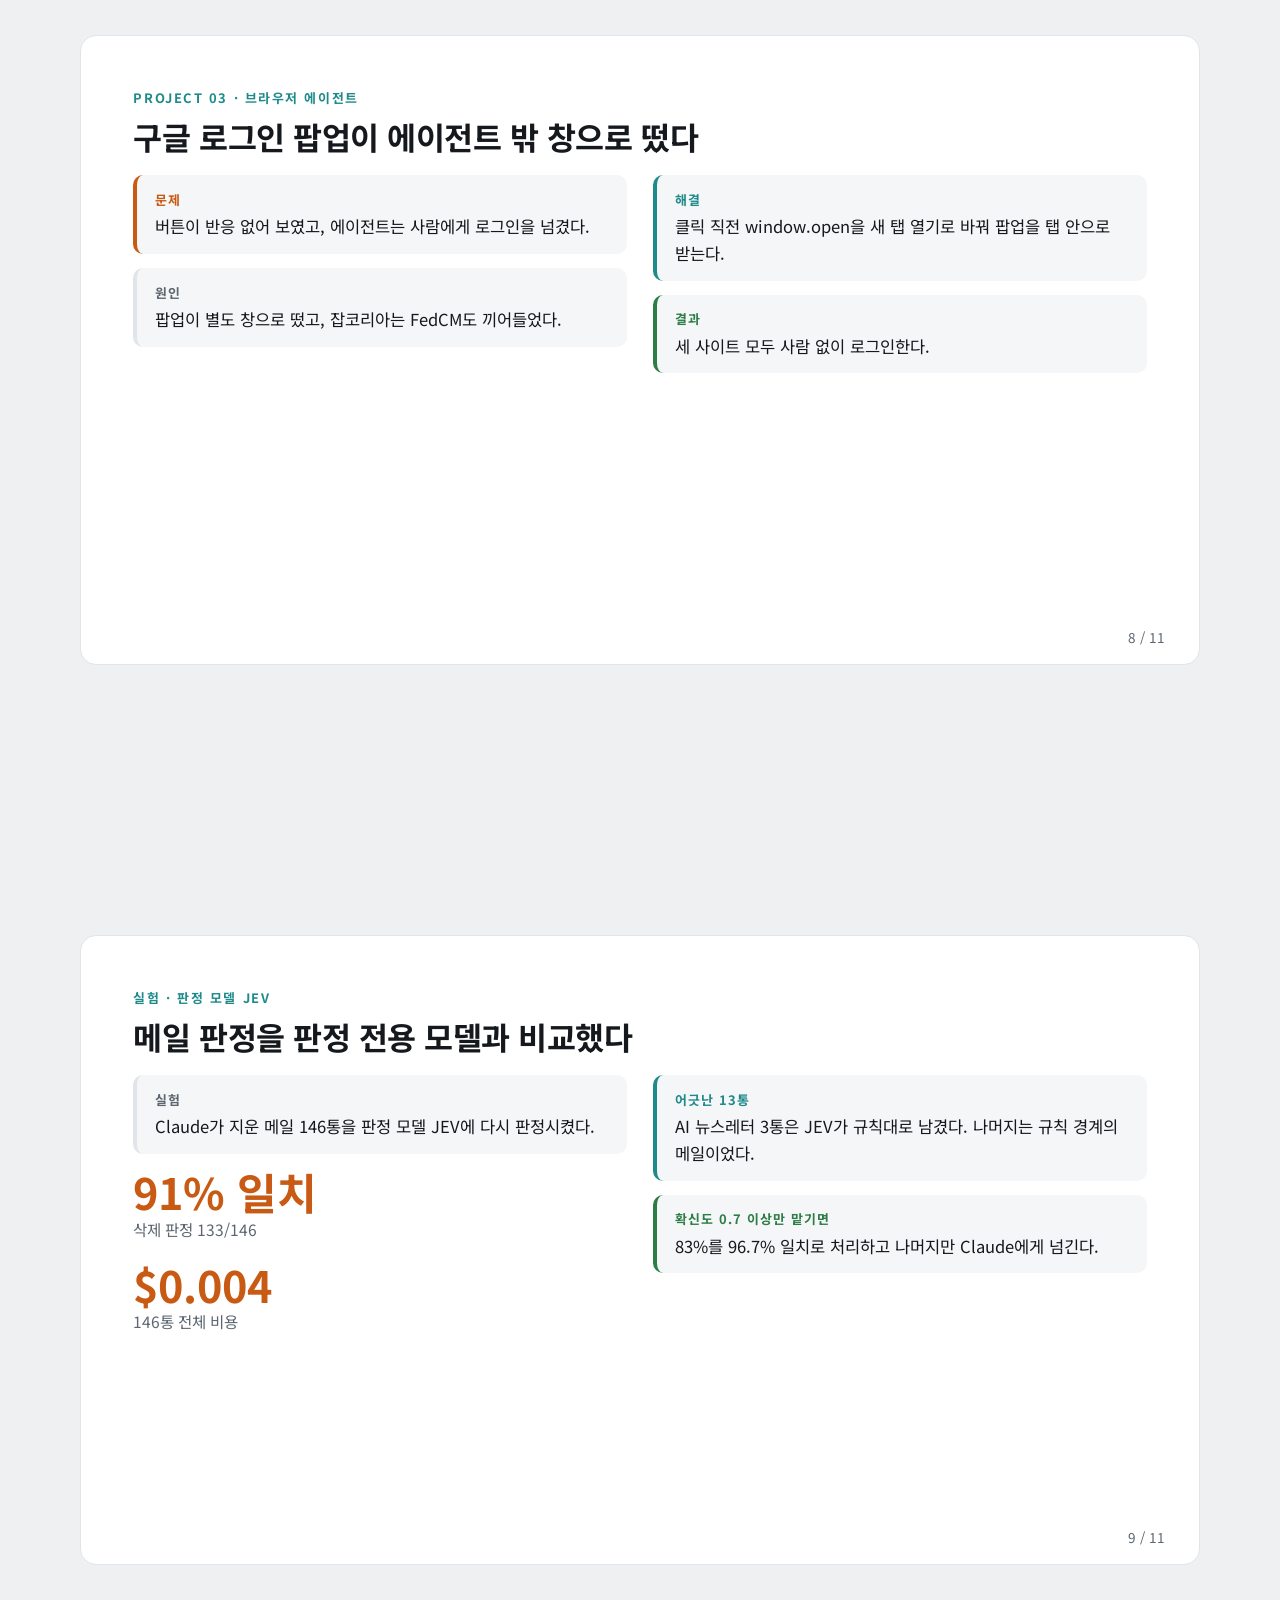
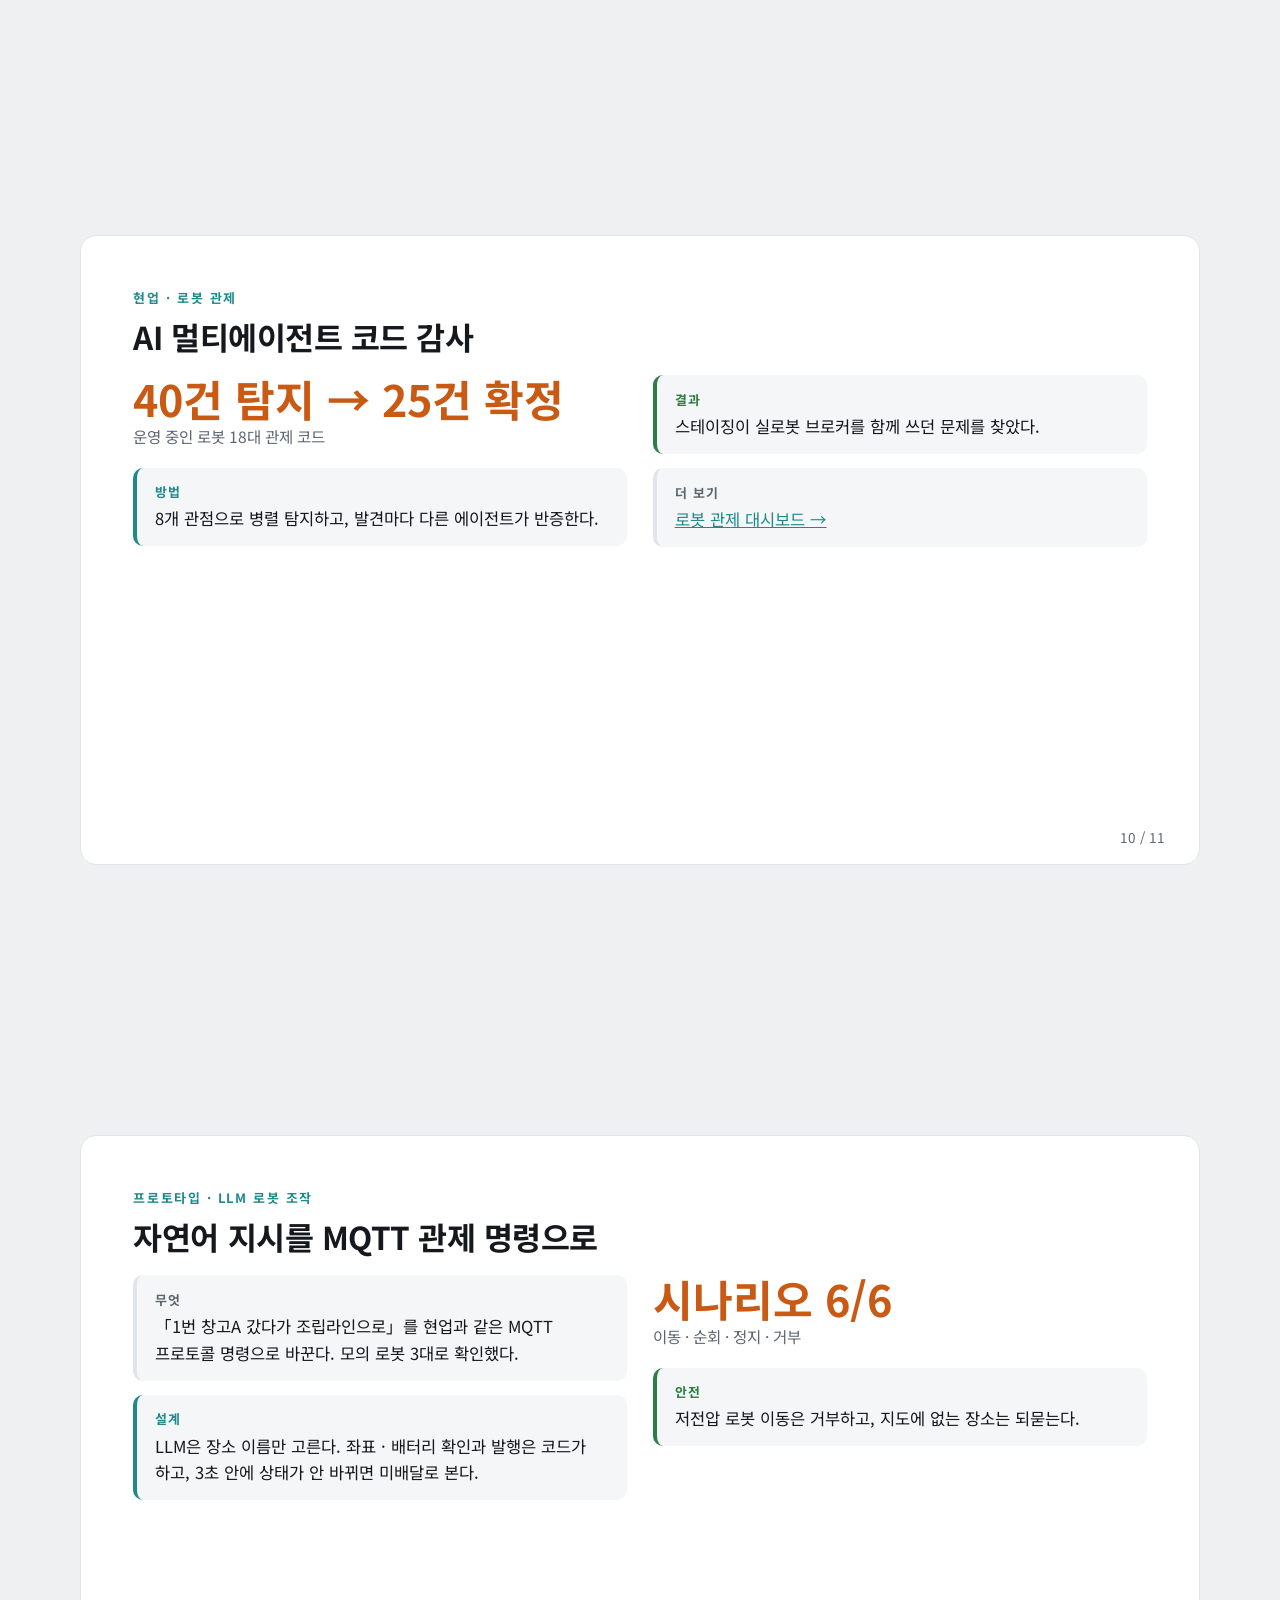
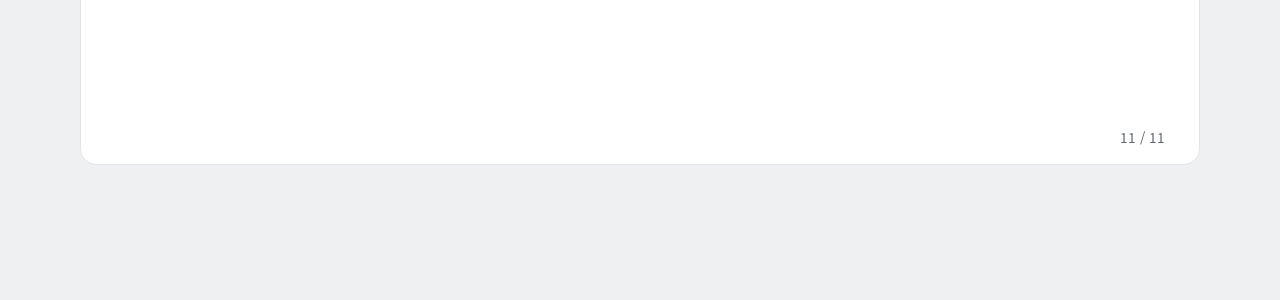
<file: ai.html>
<!doctype html>
<html lang="ko">
<head>
<meta charset="utf-8">
<meta name="viewport" content="width=device-width, initial-scale=1">
<title>AI 에이전트 — 송영재</title>
<meta name="description" content="송영재 — AI 에이전트 업무 자동화">
<link rel="preconnect" href="https://fonts.googleapis.com">
<link href="https://fonts.googleapis.com/css2?family=Noto+Sans+KR:wght@400;700&display=swap" rel="stylesheet">
<link rel="stylesheet" href="deck.css">
</head>
<body>

<section class="slide"><div class="card cover">
  <div class="kicker">개인 프로젝트 · 송영재</div>
  <h1>AI 에이전트 업무 자동화</h1>
  <p class="lead">공고 수집, 지원, 메일 정리, 사이트 로그인을 Claude 에이전트로 자동화했습니다.</p>
  <div class="stats">
    <div class="stat"><b>8분 → 5초</b><span>원티드 공고 수집</span></div>
  </div>
  <div class="stack"><span>Claude Code</span><span>MCP</span><span>Claude in Chrome</span><span>Python</span></div>
  <span class="no"></span>
</div></section>

<section class="slide"><div class="card">
  <div class="kicker">전체 구조</div>
  <h2>/start 한 번에 에이전트 넷이 돈다</h2>
  <div class="layers">
    <div class="layer"><div class="n">/start</div><div>오늘 할 일을 만든다</div></div>
    <div class="arrow">↓</div>
    <div class="layer"><div class="n">로그인</div><div>취업 사이트 세 곳의 세션을 확인하고 다시 로그인한다</div></div>
    <div class="layer"><div class="n">공고</div><div>공고를 모아 기준으로 거르고 후보 3건을 고른다</div></div>
    <div class="layer"><div class="n">이력서</div><div>공고에 맞춘 이력서 PDF를 만든다</div></div>
    <div class="layer"><div class="n">메일</div><div>Gmail · Naver 메일을 규칙대로 분류한다</div></div>
    <div class="arrow">↓</div>
    <div class="layer"><div class="n">사람</div><div>낼 공고는 사람이 고른다</div></div>
  </div>
  <span class="no"></span>
</div></section>

<section class="slide"><div class="card">
  <div class="kicker">Project 01 · 채용 자동지원</div>
  <h2>공고 수집부터 제출까지</h2>
  <div class="case">
    <div class="col">
      <div class="box"><b>1 · 수집</b><p>세 사이트 공고를 모아 마감 표를 만든다.</p></div>
      <div class="box"><b>2 · 맞춤 이력서</b><p>공고와 무관한 경험을 뺀 PDF를 만든다.</p></div>
    </div>
    <div class="col">
      <div class="box"><b>3 · 결정</b><p>낼지는 사람이 고르고 결정은 로그로 남는다.</p></div>
      <div class="box fix"><b>4 · 지원</b><p>PDF를 첨부해 제출한다. 사이트 양식을 요구하는 공고는 따로 모은다.</p></div>
    </div>
  </div>
  <span class="no"></span>
</div></section>

<section class="slide"><div class="card">
  <div class="kicker">문제 · 비용</div>
  <h2>공고 1,200건을 매번 다시 읽었다</h2>
  <div class="case">
    <div class="col">
      <div class="box bad"><b>문제</b><p>원티드 수집 한 번에 API를 764번 호출했다.</p></div>
      <div class="box"><b>원인</b><p>떨어진 공고를 기록하지 않아 매번 다시 읽었다.</p></div>
      <div class="box fix"><b>해결</b><p>본 공고는 탈락 사유와 함께 기록하고, 기준이 바뀔 때만 다시 판정한다.</p></div>
    </div>
    <div class="col">
      <p class="big">8분 → 5초<small>API 764 → 12번</small></p>
    </div>
  </div>
  <span class="no"></span>
</div></section>

<section class="slide"><div class="card">
  <div class="kicker">문제 · 판정</div>
  <h2>맞는 공고가 부수 조건에 탈락했다</h2>
  <div class="case">
    <div class="col">
      <div class="box bad"><b>문제</b><p>Python이 7번 나오는 공고가 「병역특례 지원 가능」 한 줄로 탈락했다. 후보 100건 중 36건은 경력 미달이었다.</p></div>
      <div class="box"><b>원인</b><p>제목으로 후보를 잡고 부수 조건으로 뺐다. 한 사이트엔 경력 필터가 없었다.</p></div>
    </div>
    <div class="col">
      <div class="box fix"><b>해결</b><p>본문의 Python과 경쟁 스택 언급 수로 판정하고, 경력 필터를 세 사이트에 똑같이 건다.</p></div>
    </div>
  </div>
  <span class="no"></span>
</div></section>

<section class="slide"><div class="card">
  <div class="kicker">설계 · 안전</div>
  <h2>시험 중 지원서가 나가지 않게</h2>
  <div class="case">
    <div class="col">
      <div class="box bad"><b>위험</b><p>새 사이트를 시험하다 실제 지원서가 나갈 수 있다.</p></div>
      <div class="box fix"><b>제출 잠금</b><p>허용한 사이트만 제출하고 나머지는 양식에서 멈춘다. Python과 Node 양쪽에서 막는다.</p></div>
    </div>
    <div class="col">
      <div class="box fix"><b>사람 승인</b><p>낼 공고는 사람이 고르고, 제출은 두 번 눌러야 나간다.</p></div>
    </div>
  </div>
  <span class="no"></span>
</div></section>

<section class="slide"><div class="card">
  <div class="kicker">Project 02 · 메일 분류</div>
  <h2>메일 권한은 메일 에이전트에게만</h2>
  <div class="case">
    <div class="col">
      <div class="box"><b>구조</b><p>IMAP을 MCP 서버로 감싸 메일 에이전트에만 연결했다.</p></div>
      <div class="box fix"><b>병렬</b><p>20통씩 나눠 에이전트 셋이 동시에 분류한다.</p></div>
    </div>
    <div class="col">
      <div class="box fix"><b>실패 처리</b><p>한 묶음이라도 실패하면 확정하지 않고 다음 실행에서 다시 가져온다.</p></div>
    </div>
  </div>
  <span class="no"></span>
</div></section>

<section class="slide"><div class="card">
  <div class="kicker">Project 03 · 브라우저 에이전트</div>
  <h2>구글 로그인 팝업이 에이전트 밖 창으로 떴다</h2>
  <div class="case">
    <div class="col">
      <div class="box bad"><b>문제</b><p>버튼이 반응 없어 보였고, 에이전트는 사람에게 로그인을 넘겼다.</p></div>
      <div class="box"><b>원인</b><p>팝업이 별도 창으로 떴고, 잡코리아는 FedCM도 끼어들었다.</p></div>
    </div>
    <div class="col">
      <div class="box fix"><b>해결</b><p>클릭 직전 window.open을 새 탭 열기로 바꿔 팝업을 탭 안으로 받는다.</p></div>
      <div class="box res"><b>결과</b><p>세 사이트 모두 사람 없이 로그인한다.</p></div>
    </div>
  </div>
  <span class="no"></span>
</div></section>

<section class="slide"><div class="card">
  <div class="kicker">실험 · 판정 모델 JEV</div>
  <h2>메일 판정을 판정 전용 모델과 비교했다</h2>
  <div class="case">
    <div class="col">
      <div class="box"><b>실험</b><p>Claude가 지운 메일 146통을 판정 모델 JEV에 다시 판정시켰다.</p></div>
      <p class="big">91% 일치<small>삭제 판정 133/146</small></p>
      <p class="big">$0.004<small>146통 전체 비용</small></p>
    </div>
    <div class="col">
      <div class="box fix"><b>어긋난 13통</b><p>AI 뉴스레터 3통은 JEV가 규칙대로 남겼다. 나머지는 규칙 경계의 메일이었다.</p></div>
      <div class="box res"><b>확신도 0.7 이상만 맡기면</b><p>83%를 96.7% 일치로 처리하고 나머지만 Claude에게 넘긴다.</p></div>
    </div>
  </div>
  <span class="no"></span>
</div></section>

<section class="slide"><div class="card">
  <div class="kicker">현업 · 로봇 관제</div>
  <h2>AI 멀티에이전트 코드 감사</h2>
  <div class="case">
    <div class="col">
      <p class="big">40건 탐지 → 25건 확정<small>운영 중인 로봇 18대 관제 코드</small></p>
      <div class="box fix"><b>방법</b><p>8개 관점으로 병렬 탐지하고, 발견마다 다른 에이전트가 반증한다.</p></div>
    </div>
    <div class="col">
      <div class="box res"><b>결과</b><p>스테이징이 실로봇 브로커를 함께 쓰던 문제를 찾았다.</p></div>
      <div class="box"><b>더 보기</b><p><a href="robot.html">로봇 관제 대시보드 →</a></p></div>
    </div>
  </div>
  <span class="no"></span>
</div></section>

<section class="slide"><div class="card">
  <div class="kicker">프로토타입 · LLM 로봇 조작</div>
  <h2>자연어 지시를 MQTT 관제 명령으로</h2>
  <div class="case">
    <div class="col">
      <div class="box"><b>무엇</b><p>「1번 창고A 갔다가 조립라인으로」를 현업과 같은 MQTT 프로토콜 명령으로 바꾼다. 모의 로봇 3대로 확인했다.</p></div>
      <div class="box fix"><b>설계</b><p>LLM은 장소 이름만 고른다. 좌표 · 배터리 확인과 발행은 코드가 하고, 3초 안에 상태가 안 바뀌면 미배달로 본다.</p></div>
    </div>
    <div class="col">
      <p class="big">시나리오 6/6<small>이동 · 순회 · 정지 · 거부</small></p>
      <div class="box res"><b>안전</b><p>저전압 로봇 이동은 거부하고, 지도에 없는 장소는 되묻는다.</p></div>
    </div>
  </div>
  <span class="no"></span>
</div></section>

<nav class="bar" aria-label="슬라이드"><a href="./">목차</a><button class="prev" aria-label="이전">←</button><span class="pos"></span><button class="next" aria-label="다음">→</button><a href="robot.html">로봇 관제</a></nav>
<script src="deck.js"></script>
</body>
</html>
</file>
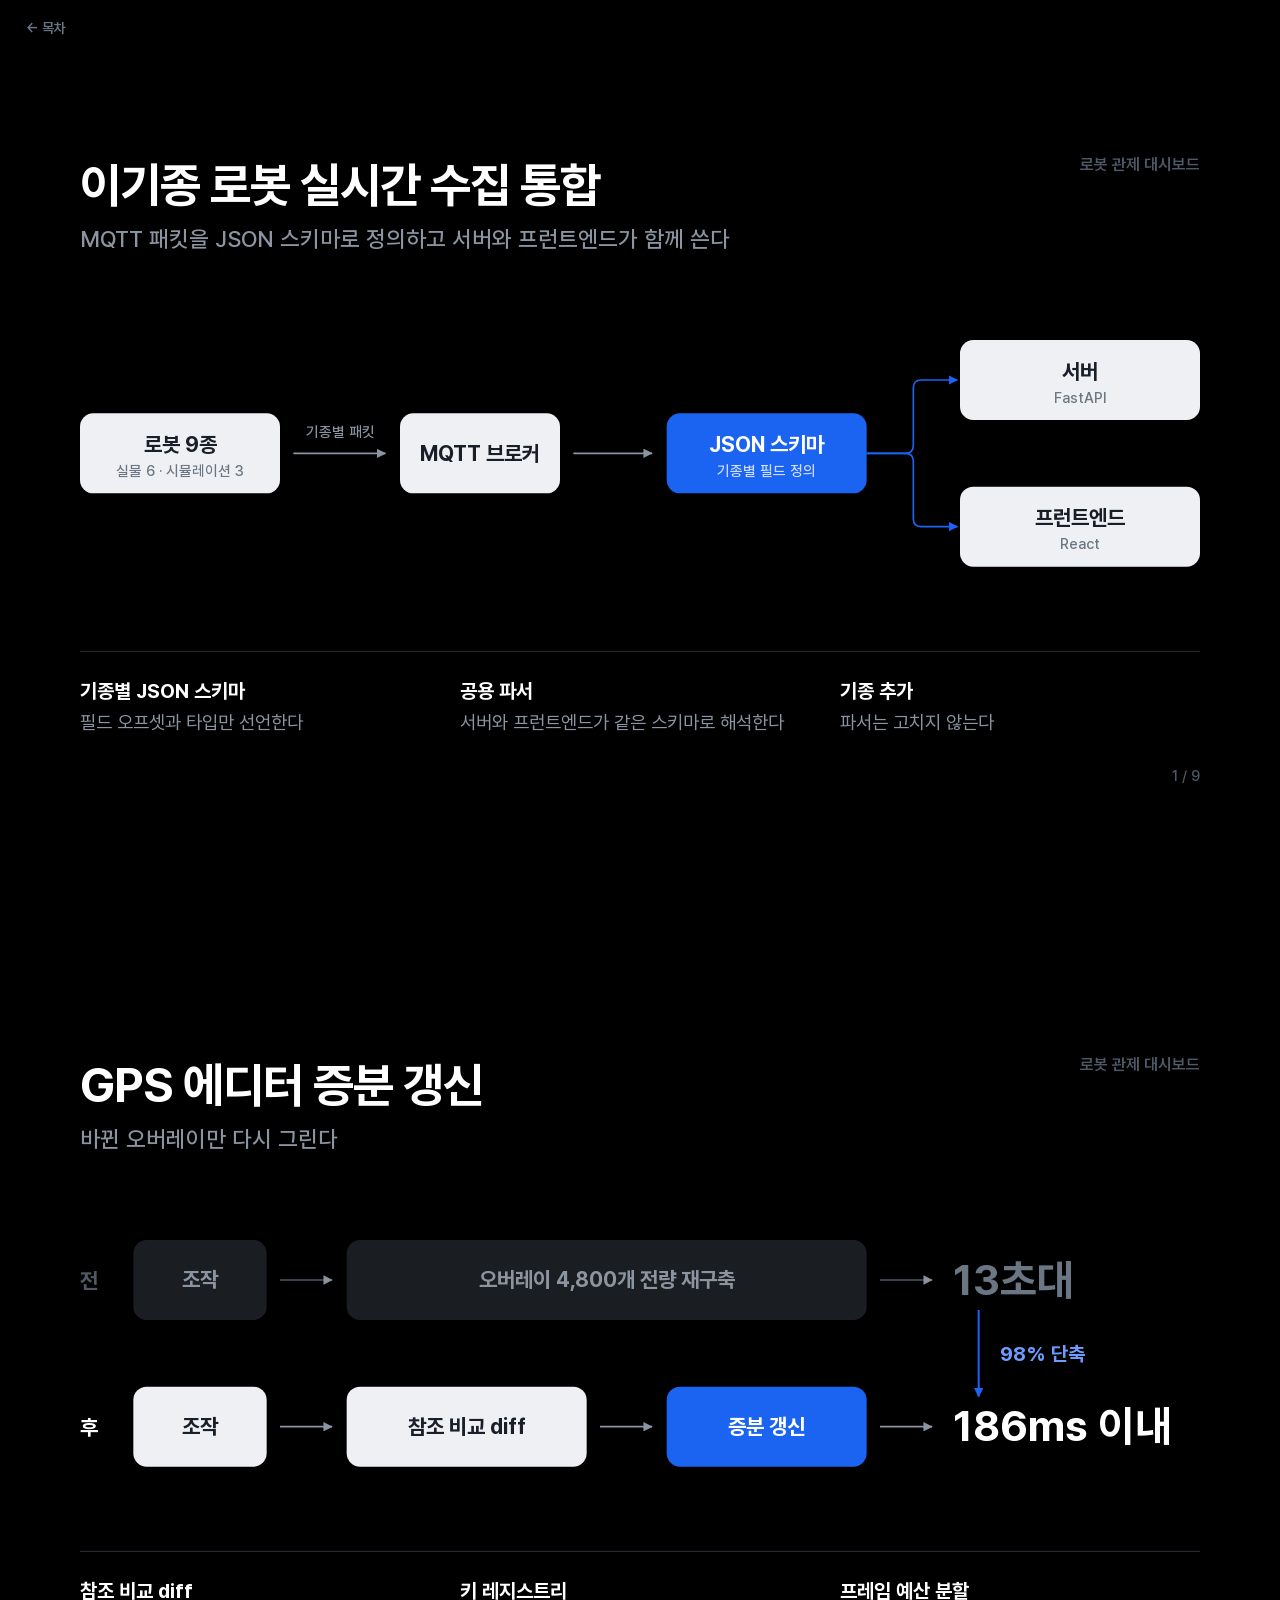
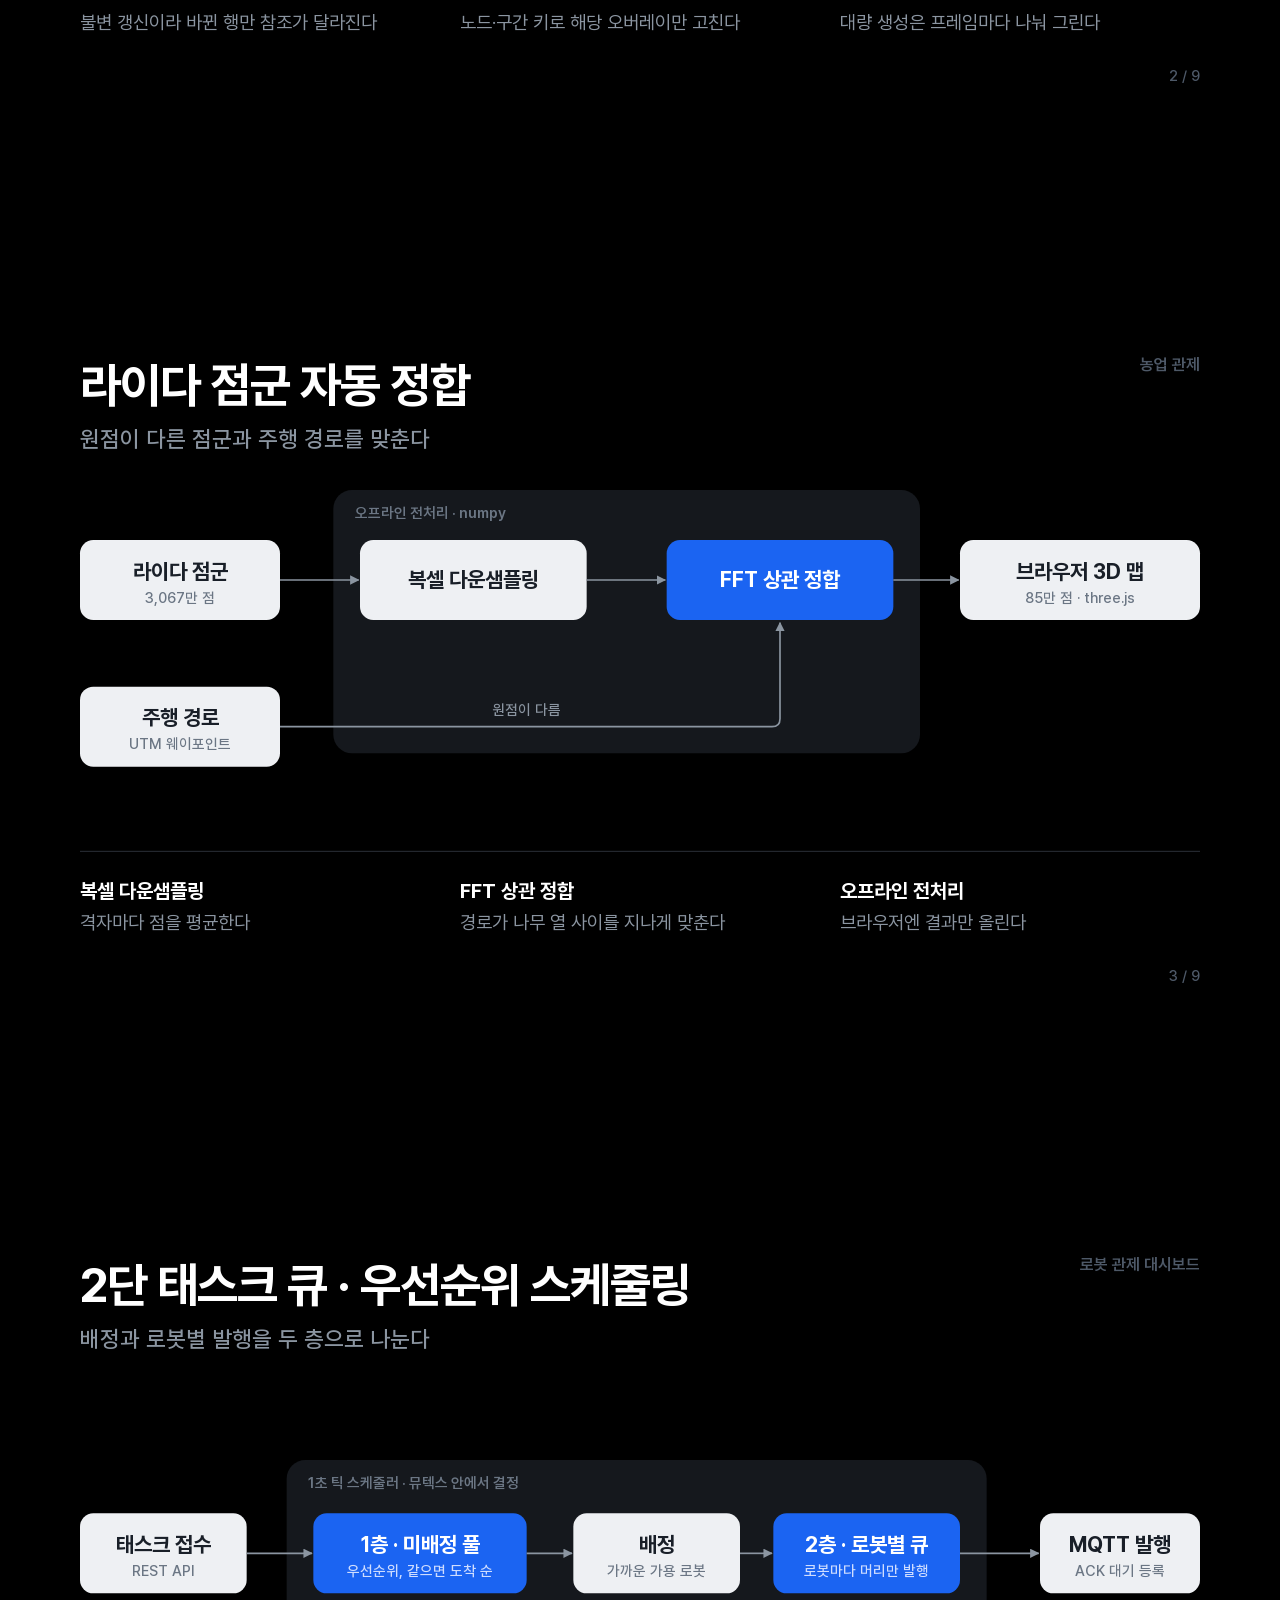
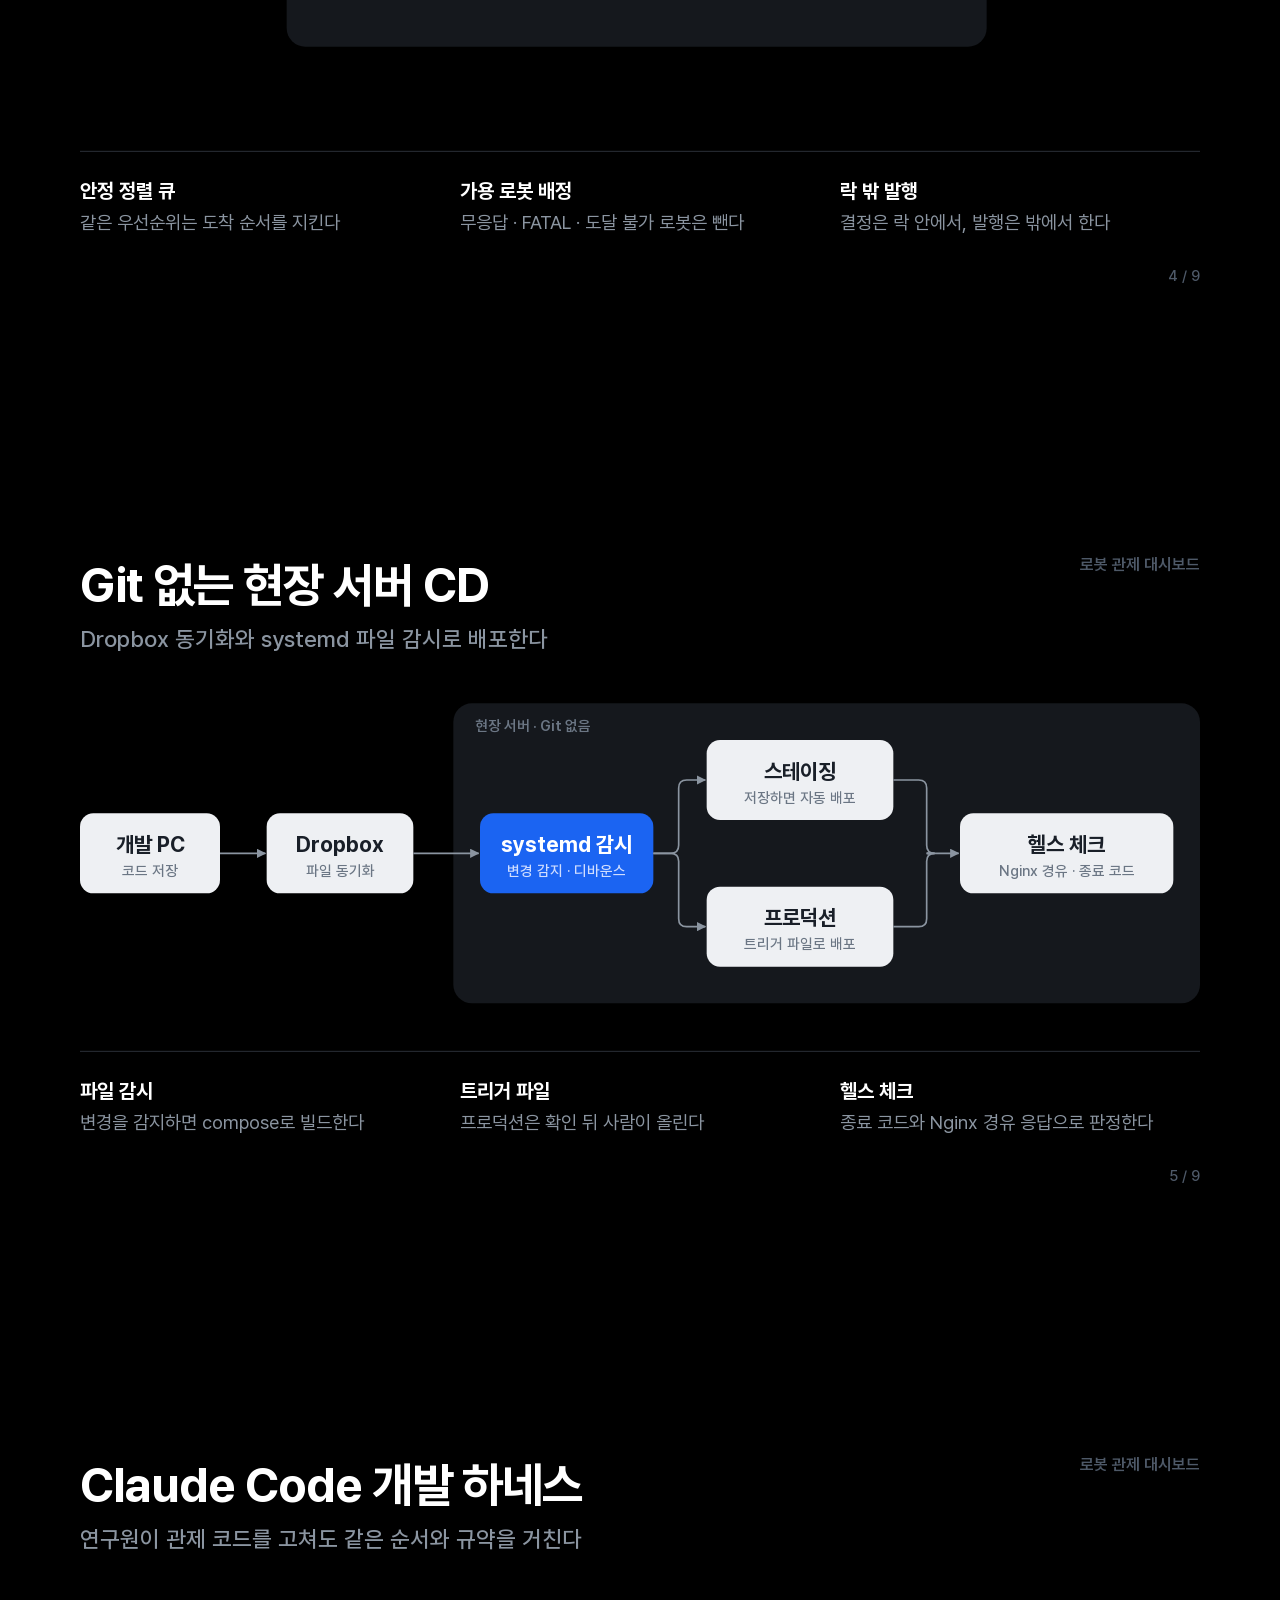
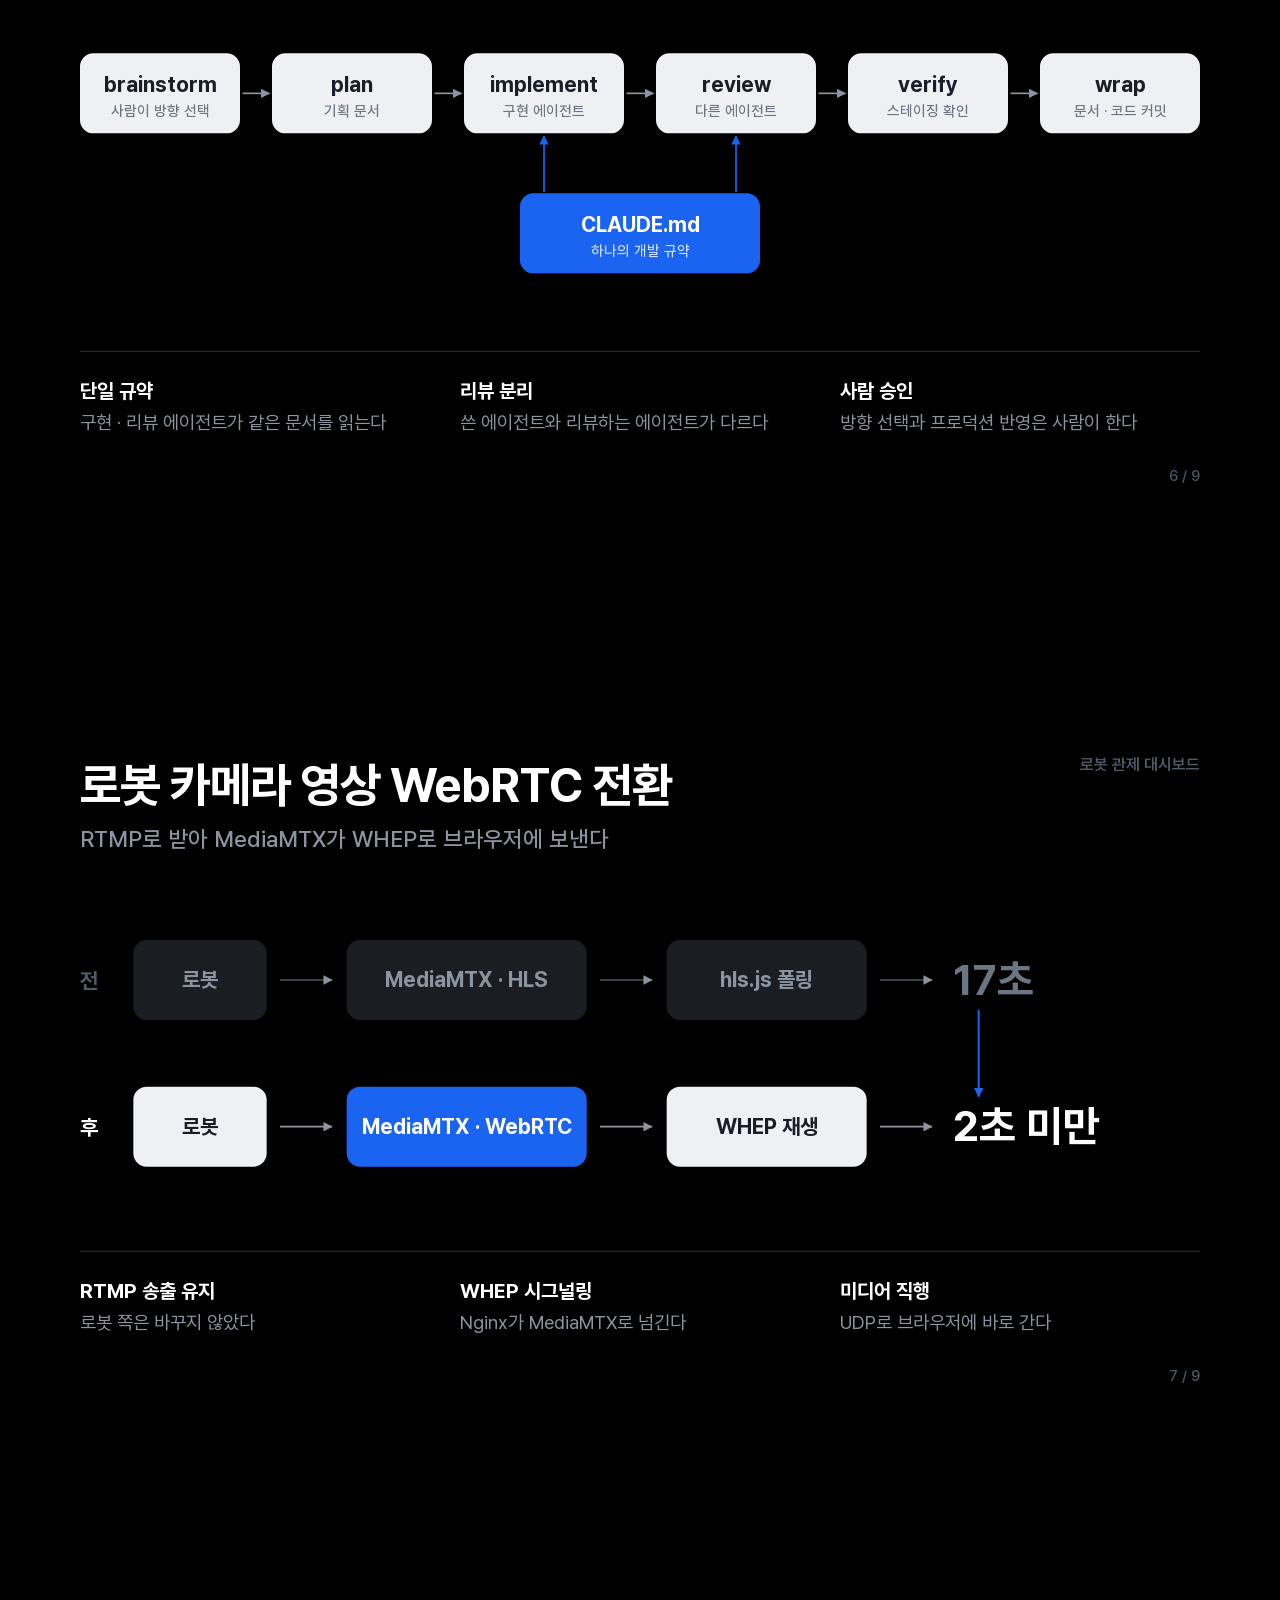
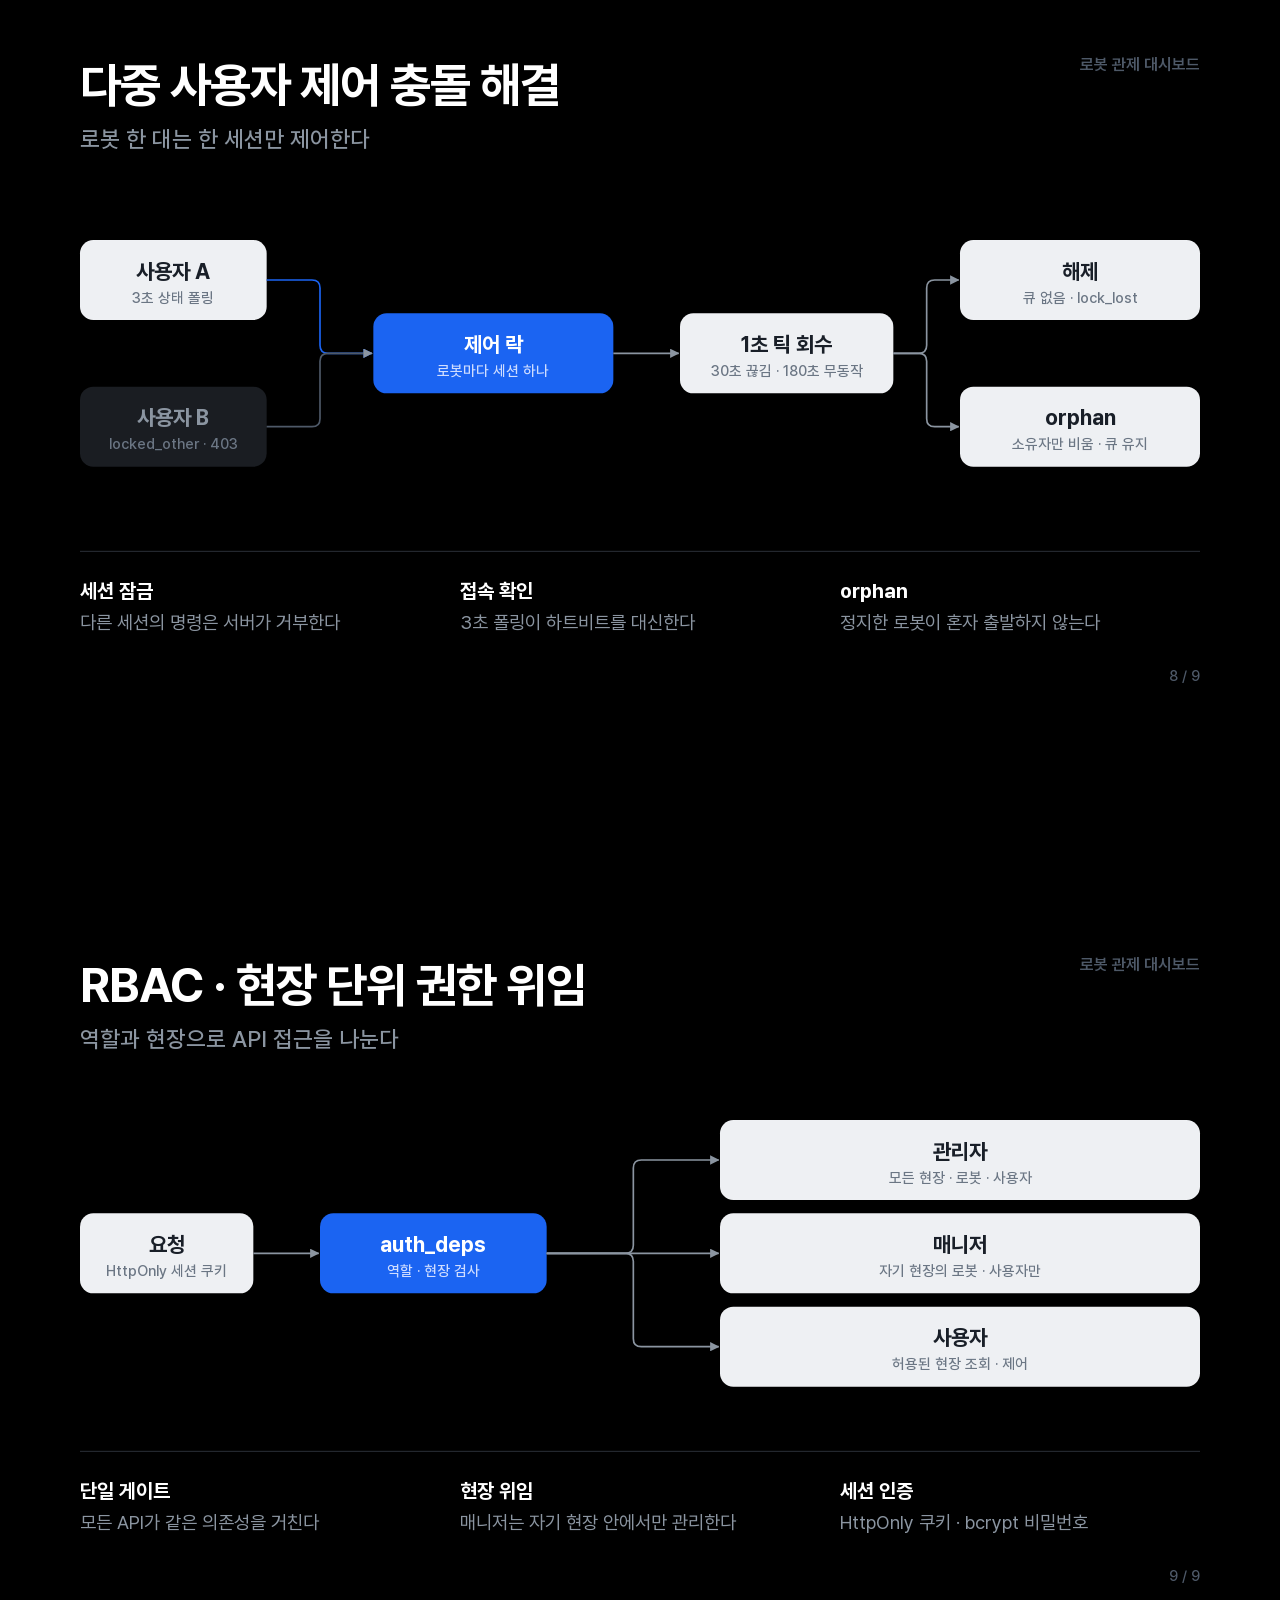
<file: robot.html>
<!doctype html>
<html lang="ko">
<head>
<meta charset="utf-8">
<meta name="viewport" content="width=device-width, initial-scale=1">
<title>로봇 · 농업 관제 — 송영재</title>
<meta name="description" content="송영재 — 한국로봇융합연구원 로봇 · 농업 관제 아키텍처">
<link rel="stylesheet" href="pretendard-subset.css">
<style>
:root { color-scheme: dark; }
html { background: #000; scroll-snap-type: y mandatory; }
body { margin: 0; background: #000; font-family: 'Pretendard', system-ui, sans-serif; }
.deck-slide { min-height: 100vh; min-height: 100svh; display: grid; place-items: center; scroll-snap-align: center; }
.deck-slide svg { display: block; width: min(100vw, calc(100vh * 16 / 9)); width: min(100vw, calc(100svh * 16 / 9)); height: auto; aspect-ratio: 16 / 9; }
.home { position: fixed; top: 14px; left: 16px; z-index: 1; padding: 6px 10px; border-radius: 8px; background: rgba(0, 0, 0, .6);
  font-size: 14px; font-weight: 600; color: #6B7684; text-decoration: none; }
.home:hover, .home:focus-visible { color: #FFFFFF; outline: none; }
@media (prefers-reduced-motion: no-preference) { html { scroll-behavior: smooth; } }
@media (max-aspect-ratio: 1/1) {
  html { scroll-snap-type: none; }
  body { padding-top: 48px; }
  .home { position: absolute; }
  .deck-slide { min-height: auto; padding-block: 10px; }
}
</style>
</head>
<body>
<a class="home" href="./">← 목차</a>
<main>
<section class="deck-slide" id="1"><svg viewBox="0 0 1920 1080" role="img" aria-label="로봇 9종의 패킷이 MQTT 브로커를 거쳐 기종별 JSON 스키마로 정의되고, 서버와 프런트엔드가 같은 스키마를 가져가 공용 파서로 해석하는 순서"><rect width="1920" height="1080" fill="#000000"/><defs><marker id="h" viewBox="0 0 12 12" refX="11" refY="6" markerWidth="14" markerHeight="14" markerUnits="userSpaceOnUse" orient="auto"><path d="M0,0 L12,6 L0,12 z" fill="#8B95A1"/></marker><marker id="ha" viewBox="0 0 12 12" refX="11" refY="6" markerWidth="14" markerHeight="14" markerUnits="userSpaceOnUse" orient="auto"><path d="M0,0 L12,6 L0,12 z" fill="#1B64F2"/></marker></defs><text x="120" y="168" font-size="72" font-weight="700" fill="#FFFFFF" letter-spacing="-1.5">이기종 로봇 실시간 수집 통합</text><text x="120" y="236" font-size="34" font-weight="500" fill="#8B95A1">MQTT 패킷을 JSON 스키마로 정의하고 서버와 프런트엔드가 함께 쓴다</text><text x="1800" y="120" font-size="24" font-weight="600" fill="#4E5968" text-anchor="end">로봇 관제 대시보드</text><text x="1800" y="1036" font-size="22" font-weight="500" fill="#4E5968" text-anchor="end">1 / 9</text><rect x="120" y="485.0" width="300" height="120" rx="20" fill="#EEF0F3"/><text x="270.0" y="543" font-size="32" font-weight="700" fill="#191F28" text-anchor="middle">로봇 9종</text><text x="270.0" y="579" font-size="22" font-weight="500" fill="#6B7684" text-anchor="middle">실물 6 · 시뮬레이션 3</text><text x="510" y="521" font-size="22" font-weight="500" fill="#8B95A1" text-anchor="middle">기종별 패킷</text><line x1="440" y1="545" x2="578" y2="545" stroke="#8B95A1" stroke-width="2.5" marker-end="url(#h)"/><rect x="600" y="485.0" width="240" height="120" rx="20" fill="#EEF0F3"/><text x="720.0" y="556" font-size="32" font-weight="700" fill="#191F28" text-anchor="middle">MQTT 브로커</text><line x1="860" y1="545" x2="978" y2="545" stroke="#8B95A1" stroke-width="2.5" marker-end="url(#h)"/><rect x="1000" y="485.0" width="300" height="120" rx="20" fill="#1B64F2"/><text x="1150.0" y="543" font-size="32" font-weight="700" fill="#FFFFFF" text-anchor="middle">JSON 스키마</text><text x="1150.0" y="579" font-size="22" font-weight="500" fill="#CFDDFF" text-anchor="middle">기종별 필드 정의</text><path d="M1300,545 H1358 Q1370,545 1370,533 V447 Q1370,435 1382,435 H1436" fill="none" stroke="#1B64F2" stroke-width="2.5" marker-end="url(#ha)"/><path d="M1300,545 H1358 Q1370,545 1370,557 V643 Q1370,655 1382,655 H1436" fill="none" stroke="#1B64F2" stroke-width="2.5" marker-end="url(#ha)"/><rect x="1440" y="375.0" width="360" height="120" rx="20" fill="#EEF0F3"/><text x="1620.0" y="433" font-size="32" font-weight="700" fill="#191F28" text-anchor="middle">서버</text><text x="1620.0" y="469" font-size="22" font-weight="500" fill="#6B7684" text-anchor="middle">FastAPI</text><rect x="1440" y="595.0" width="360" height="120" rx="20" fill="#EEF0F3"/><text x="1620.0" y="653" font-size="32" font-weight="700" fill="#191F28" text-anchor="middle">프런트엔드</text><text x="1620.0" y="689" font-size="22" font-weight="500" fill="#6B7684" text-anchor="middle">React</text><line x1="120" y1="842" x2="1800" y2="842" stroke="#2B3038" stroke-width="1.5"/><text x="120" y="912" font-size="30" font-weight="700" fill="#FFFFFF">기종별 JSON 스키마</text><text x="120" y="958" font-size="28" font-weight="400" fill="#8B95A1">필드 오프셋과 타입만 선언한다</text><text x="690" y="912" font-size="30" font-weight="700" fill="#FFFFFF">공용 파서</text><text x="690" y="958" font-size="28" font-weight="400" fill="#8B95A1">서버와 프런트엔드가 같은 스키마로 해석한다</text><text x="1260" y="912" font-size="30" font-weight="700" fill="#FFFFFF">기종 추가</text><text x="1260" y="958" font-size="28" font-weight="400" fill="#8B95A1">파서는 고치지 않는다</text></svg></section>
<section class="deck-slide" id="2"><svg viewBox="0 0 1920 1080" role="img" aria-label="조작마다 오버레이 4,800개를 전량 재구축하던 흐름을 참조 비교 diff 와 증분 갱신으로 바꿔 13초대에서 186ms 이내로 줄인 구조"><rect width="1920" height="1080" fill="#000000"/><defs><marker id="h" viewBox="0 0 12 12" refX="11" refY="6" markerWidth="14" markerHeight="14" markerUnits="userSpaceOnUse" orient="auto"><path d="M0,0 L12,6 L0,12 z" fill="#8B95A1"/></marker><marker id="ha" viewBox="0 0 12 12" refX="11" refY="6" markerWidth="14" markerHeight="14" markerUnits="userSpaceOnUse" orient="auto"><path d="M0,0 L12,6 L0,12 z" fill="#1B64F2"/></marker></defs><text x="120" y="168" font-size="72" font-weight="700" fill="#FFFFFF" letter-spacing="-1.5">GPS 에디터 증분 갱신</text><text x="120" y="236" font-size="34" font-weight="500" fill="#8B95A1">바뀐 오버레이만 다시 그린다</text><text x="1800" y="120" font-size="24" font-weight="600" fill="#4E5968" text-anchor="end">로봇 관제 대시보드</text><text x="1800" y="1036" font-size="22" font-weight="500" fill="#4E5968" text-anchor="end">2 / 9</text><text x="120" y="447" font-size="32" font-weight="700" fill="#4E5968">전</text><text x="120" y="667" font-size="32" font-weight="700" fill="#FFFFFF">후</text><rect x="200" y="375.0" width="200" height="120" rx="20" fill="#1A1D22"/><text x="300.0" y="446" font-size="32" font-weight="700" fill="#8B95A1" text-anchor="middle">조작</text><line x1="420" y1="435" x2="498" y2="435" stroke="#4E5968" stroke-width="2.5" marker-end="url(#h)"/><rect x="520" y="375.0" width="780" height="120" rx="20" fill="#1A1D22"/><text x="910.0" y="446" font-size="32" font-weight="700" fill="#8B95A1" text-anchor="middle">오버레이 4,800개 전량 재구축</text><line x1="1320" y1="435" x2="1398" y2="435" stroke="#4E5968" stroke-width="2.5" marker-end="url(#h)"/><text x="1430" y="457" font-size="64" font-weight="700" fill="#6B7684">13초대</text><rect x="200" y="595.0" width="200" height="120" rx="20" fill="#EEF0F3"/><text x="300.0" y="666" font-size="32" font-weight="700" fill="#191F28" text-anchor="middle">조작</text><line x1="420" y1="655" x2="498" y2="655" stroke="#8B95A1" stroke-width="2.5" marker-end="url(#h)"/><rect x="520" y="595.0" width="360" height="120" rx="20" fill="#EEF0F3"/><text x="700.0" y="666" font-size="32" font-weight="700" fill="#191F28" text-anchor="middle">참조 비교 diff</text><line x1="900" y1="655" x2="978" y2="655" stroke="#8B95A1" stroke-width="2.5" marker-end="url(#h)"/><rect x="1000" y="595.0" width="300" height="120" rx="20" fill="#1B64F2"/><text x="1150.0" y="666" font-size="32" font-weight="700" fill="#FFFFFF" text-anchor="middle">증분 갱신</text><line x1="1320" y1="655" x2="1398" y2="655" stroke="#8B95A1" stroke-width="2.5" marker-end="url(#h)"/><text x="1430" y="677" font-size="64" font-weight="800" fill="#FFFFFF">186ms 이내</text><line x1="1468" y1="480" x2="1468" y2="610" stroke="#1B64F2" stroke-width="3" marker-end="url(#ha)"/><text x="1500" y="556" font-size="30" font-weight="700" fill="#6E9BFF">98% 단축</text><line x1="120" y1="842" x2="1800" y2="842" stroke="#2B3038" stroke-width="1.5"/><text x="120" y="912" font-size="30" font-weight="700" fill="#FFFFFF">참조 비교 diff</text><text x="120" y="958" font-size="28" font-weight="400" fill="#8B95A1">불변 갱신이라 바뀐 행만 참조가 달라진다</text><text x="690" y="912" font-size="30" font-weight="700" fill="#FFFFFF">키 레지스트리</text><text x="690" y="958" font-size="28" font-weight="400" fill="#8B95A1">노드·구간 키로 해당 오버레이만 고친다</text><text x="1260" y="912" font-size="30" font-weight="700" fill="#FFFFFF">프레임 예산 분할</text><text x="1260" y="958" font-size="28" font-weight="400" fill="#8B95A1">대량 생성은 프레임마다 나눠 그린다</text></svg></section>
<section class="deck-slide" id="3"><svg viewBox="0 0 1920 1080" role="img" aria-label="라이다 점군 3,067만 점을 복셀 다운샘플링으로 줄이고, 원점이 다른 주행 경로와 FFT 상관으로 정합해 85만 점짜리 브라우저 3D 맵으로 올리는 오프라인 전처리 구조"><rect width="1920" height="1080" fill="#000000"/><defs><marker id="h" viewBox="0 0 12 12" refX="11" refY="6" markerWidth="14" markerHeight="14" markerUnits="userSpaceOnUse" orient="auto"><path d="M0,0 L12,6 L0,12 z" fill="#8B95A1"/></marker><marker id="ha" viewBox="0 0 12 12" refX="11" refY="6" markerWidth="14" markerHeight="14" markerUnits="userSpaceOnUse" orient="auto"><path d="M0,0 L12,6 L0,12 z" fill="#1B64F2"/></marker></defs><text x="120" y="168" font-size="72" font-weight="700" fill="#FFFFFF" letter-spacing="-1.5">라이다 점군 자동 정합</text><text x="120" y="236" font-size="34" font-weight="500" fill="#8B95A1">원점이 다른 점군과 주행 경로를 맞춘다</text><text x="1800" y="120" font-size="24" font-weight="600" fill="#4E5968" text-anchor="end">농업 관제</text><text x="1800" y="1036" font-size="22" font-weight="500" fill="#4E5968" text-anchor="end">3 / 9</text><rect x="500" y="300" width="880" height="395" rx="28" fill="#15181D"/><text x="532" y="342" font-size="22" font-weight="600" fill="#6B7684">오프라인 전처리 · numpy</text><rect x="120" y="375.0" width="300" height="120" rx="20" fill="#EEF0F3"/><text x="270.0" y="433" font-size="32" font-weight="700" fill="#191F28" text-anchor="middle">라이다 점군</text><text x="270.0" y="469" font-size="22" font-weight="500" fill="#6B7684" text-anchor="middle">3,067만 점</text><rect x="120" y="595.0" width="300" height="120" rx="20" fill="#EEF0F3"/><text x="270.0" y="653" font-size="32" font-weight="700" fill="#191F28" text-anchor="middle">주행 경로</text><text x="270.0" y="689" font-size="22" font-weight="500" fill="#6B7684" text-anchor="middle">UTM 웨이포인트</text><line x1="420" y1="435" x2="538" y2="435" stroke="#8B95A1" stroke-width="2.5" marker-end="url(#h)"/><rect x="540" y="375.0" width="340" height="120" rx="20" fill="#EEF0F3"/><text x="710.0" y="446" font-size="32" font-weight="700" fill="#191F28" text-anchor="middle">복셀 다운샘플링</text><line x1="880" y1="435" x2="998" y2="435" stroke="#8B95A1" stroke-width="2.5" marker-end="url(#h)"/><rect x="1000" y="375.0" width="340" height="120" rx="20" fill="#1B64F2"/><text x="1170.0" y="446" font-size="32" font-weight="700" fill="#FFFFFF" text-anchor="middle">FFT 상관 정합</text><path d="M420,655 H1158 Q1170,655 1170,643 V499" fill="none" stroke="#8B95A1" stroke-width="2.5" marker-end="url(#h)"/><text x="790" y="637" font-size="22" font-weight="500" fill="#8B95A1" text-anchor="middle">원점이 다름</text><line x1="1340" y1="435" x2="1438" y2="435" stroke="#8B95A1" stroke-width="2.5" marker-end="url(#h)"/><rect x="1440" y="375.0" width="360" height="120" rx="20" fill="#EEF0F3"/><text x="1620.0" y="433" font-size="32" font-weight="700" fill="#191F28" text-anchor="middle">브라우저 3D 맵</text><text x="1620.0" y="469" font-size="22" font-weight="500" fill="#6B7684" text-anchor="middle">85만 점 · three.js</text><line x1="120" y1="842" x2="1800" y2="842" stroke="#2B3038" stroke-width="1.5"/><text x="120" y="912" font-size="30" font-weight="700" fill="#FFFFFF">복셀 다운샘플링</text><text x="120" y="958" font-size="28" font-weight="400" fill="#8B95A1">격자마다 점을 평균한다</text><text x="690" y="912" font-size="30" font-weight="700" fill="#FFFFFF">FFT 상관 정합</text><text x="690" y="958" font-size="28" font-weight="400" fill="#8B95A1">경로가 나무 열 사이를 지나게 맞춘다</text><text x="1260" y="912" font-size="30" font-weight="700" fill="#FFFFFF">오프라인 전처리</text><text x="1260" y="958" font-size="28" font-weight="400" fill="#8B95A1">브라우저엔 결과만 올린다</text></svg></section>
<section class="deck-slide" id="4"><svg viewBox="0 0 1920 1080" role="img" aria-label="태스크 접수 뒤 1초 틱 스케줄러 안에서 1층 미배정 풀, 가용 로봇 배정, 2층 로봇별 큐를 거쳐 MQTT 로 발행하는 두 층 큐 구조"><rect width="1920" height="1080" fill="#000000"/><defs><marker id="h" viewBox="0 0 12 12" refX="11" refY="6" markerWidth="14" markerHeight="14" markerUnits="userSpaceOnUse" orient="auto"><path d="M0,0 L12,6 L0,12 z" fill="#8B95A1"/></marker><marker id="ha" viewBox="0 0 12 12" refX="11" refY="6" markerWidth="14" markerHeight="14" markerUnits="userSpaceOnUse" orient="auto"><path d="M0,0 L12,6 L0,12 z" fill="#1B64F2"/></marker></defs><text x="120" y="168" font-size="72" font-weight="700" fill="#FFFFFF" letter-spacing="-1.5">2단 태스크 큐 · 우선순위 스케줄링</text><text x="120" y="236" font-size="34" font-weight="500" fill="#8B95A1">배정과 로봇별 발행을 두 층으로 나눈다</text><text x="1800" y="120" font-size="24" font-weight="600" fill="#4E5968" text-anchor="end">로봇 관제 대시보드</text><text x="1800" y="1036" font-size="22" font-weight="500" fill="#4E5968" text-anchor="end">4 / 9</text><rect x="430" y="405" width="1050" height="280" rx="28" fill="#15181D"/><text x="462" y="447" font-size="22" font-weight="600" fill="#6B7684">1초 틱 스케줄러 · 뮤텍스 안에서 결정</text><rect x="120" y="485.0" width="250" height="120" rx="20" fill="#EEF0F3"/><text x="245.0" y="543" font-size="32" font-weight="700" fill="#191F28" text-anchor="middle">태스크 접수</text><text x="245.0" y="579" font-size="22" font-weight="500" fill="#6B7684" text-anchor="middle">REST API</text><line x1="370" y1="545" x2="468" y2="545" stroke="#8B95A1" stroke-width="2.5" marker-end="url(#h)"/><rect x="470" y="485.0" width="320" height="120" rx="20" fill="#1B64F2"/><text x="630.0" y="543" font-size="32" font-weight="700" fill="#FFFFFF" text-anchor="middle">1층 · 미배정 풀</text><text x="630.0" y="579" font-size="22" font-weight="500" fill="#CFDDFF" text-anchor="middle">우선순위, 같으면 도착 순</text><line x1="790" y1="545" x2="858" y2="545" stroke="#8B95A1" stroke-width="2.5" marker-end="url(#h)"/><rect x="860" y="485.0" width="250" height="120" rx="20" fill="#EEF0F3"/><text x="985.0" y="543" font-size="32" font-weight="700" fill="#191F28" text-anchor="middle">배정</text><text x="985.0" y="579" font-size="22" font-weight="500" fill="#6B7684" text-anchor="middle">가까운 가용 로봇</text><line x1="1110" y1="545" x2="1158" y2="545" stroke="#8B95A1" stroke-width="2.5" marker-end="url(#h)"/><rect x="1160" y="485.0" width="280" height="120" rx="20" fill="#1B64F2"/><text x="1300.0" y="543" font-size="32" font-weight="700" fill="#FFFFFF" text-anchor="middle">2층 · 로봇별 큐</text><text x="1300.0" y="579" font-size="22" font-weight="500" fill="#CFDDFF" text-anchor="middle">로봇마다 머리만 발행</text><line x1="1440" y1="545" x2="1558" y2="545" stroke="#8B95A1" stroke-width="2.5" marker-end="url(#h)"/><rect x="1560" y="485.0" width="240" height="120" rx="20" fill="#EEF0F3"/><text x="1680.0" y="543" font-size="32" font-weight="700" fill="#191F28" text-anchor="middle">MQTT 발행</text><text x="1680.0" y="579" font-size="22" font-weight="500" fill="#6B7684" text-anchor="middle">ACK 대기 등록</text><line x1="120" y1="842" x2="1800" y2="842" stroke="#2B3038" stroke-width="1.5"/><text x="120" y="912" font-size="30" font-weight="700" fill="#FFFFFF">안정 정렬 큐</text><text x="120" y="958" font-size="28" font-weight="400" fill="#8B95A1">같은 우선순위는 도착 순서를 지킨다</text><text x="690" y="912" font-size="30" font-weight="700" fill="#FFFFFF">가용 로봇 배정</text><text x="690" y="958" font-size="28" font-weight="400" fill="#8B95A1">무응답 · FATAL · 도달 불가 로봇은 뺀다</text><text x="1260" y="912" font-size="30" font-weight="700" fill="#FFFFFF">락 밖 발행</text><text x="1260" y="958" font-size="28" font-weight="400" fill="#8B95A1">결정은 락 안에서, 발행은 밖에서 한다</text></svg></section>
<section class="deck-slide" id="5"><svg viewBox="0 0 1920 1080" role="img" aria-label="개발 PC 의 코드가 Dropbox 로 Git 없는 현장 서버에 동기화되고, systemd 감시가 스테이징은 저장 즉시, 프로덕션은 트리거 파일로 배포한 뒤 헬스 체크로 판정하는 구조"><rect width="1920" height="1080" fill="#000000"/><defs><marker id="h" viewBox="0 0 12 12" refX="11" refY="6" markerWidth="14" markerHeight="14" markerUnits="userSpaceOnUse" orient="auto"><path d="M0,0 L12,6 L0,12 z" fill="#8B95A1"/></marker><marker id="ha" viewBox="0 0 12 12" refX="11" refY="6" markerWidth="14" markerHeight="14" markerUnits="userSpaceOnUse" orient="auto"><path d="M0,0 L12,6 L0,12 z" fill="#1B64F2"/></marker></defs><text x="120" y="168" font-size="72" font-weight="700" fill="#FFFFFF" letter-spacing="-1.5">Git 없는 현장 서버 CD</text><text x="120" y="236" font-size="34" font-weight="500" fill="#8B95A1">Dropbox 동기화와 systemd 파일 감시로 배포한다</text><text x="1800" y="120" font-size="24" font-weight="600" fill="#4E5968" text-anchor="end">로봇 관제 대시보드</text><text x="1800" y="1036" font-size="22" font-weight="500" fill="#4E5968" text-anchor="end">5 / 9</text><rect x="680" y="320" width="1120" height="450" rx="28" fill="#15181D"/><text x="712" y="362" font-size="22" font-weight="600" fill="#6B7684">현장 서버 · Git 없음</text><rect x="120" y="485.0" width="210" height="120" rx="20" fill="#EEF0F3"/><text x="225.0" y="543" font-size="32" font-weight="700" fill="#191F28" text-anchor="middle">개발 PC</text><text x="225.0" y="579" font-size="22" font-weight="500" fill="#6B7684" text-anchor="middle">코드 저장</text><line x1="330" y1="545" x2="398" y2="545" stroke="#8B95A1" stroke-width="2.5" marker-end="url(#h)"/><rect x="400" y="485.0" width="220" height="120" rx="20" fill="#EEF0F3"/><text x="510.0" y="543" font-size="32" font-weight="700" fill="#191F28" text-anchor="middle">Dropbox</text><text x="510.0" y="579" font-size="22" font-weight="500" fill="#6B7684" text-anchor="middle">파일 동기화</text><line x1="620" y1="545" x2="718" y2="545" stroke="#8B95A1" stroke-width="2.5" marker-end="url(#h)"/><rect x="720" y="485.0" width="260" height="120" rx="20" fill="#1B64F2"/><text x="850.0" y="543" font-size="32" font-weight="700" fill="#FFFFFF" text-anchor="middle">systemd 감시</text><text x="850.0" y="579" font-size="22" font-weight="500" fill="#CFDDFF" text-anchor="middle">변경 감지 · 디바운스</text><path d="M980,545 H1006 Q1018,545 1018,533 V447 Q1018,435 1030,435 H1058" fill="none" stroke="#8B95A1" stroke-width="2.5" marker-end="url(#h)"/><path d="M980,545 H1006 Q1018,545 1018,557 V643 Q1018,655 1030,655 H1058" fill="none" stroke="#8B95A1" stroke-width="2.5" marker-end="url(#h)"/><rect x="1060" y="375.0" width="280" height="120" rx="20" fill="#EEF0F3"/><text x="1200.0" y="433" font-size="32" font-weight="700" fill="#191F28" text-anchor="middle">스테이징</text><text x="1200.0" y="469" font-size="22" font-weight="500" fill="#6B7684" text-anchor="middle">저장하면 자동 배포</text><rect x="1060" y="595.0" width="280" height="120" rx="20" fill="#EEF0F3"/><text x="1200.0" y="653" font-size="32" font-weight="700" fill="#191F28" text-anchor="middle">프로덕션</text><text x="1200.0" y="689" font-size="22" font-weight="500" fill="#6B7684" text-anchor="middle">트리거 파일로 배포</text><path d="M1340,435 H1378 Q1390,435 1390,447 V533 Q1390,545 1402,545 H1390" fill="none" stroke="#8B95A1" stroke-width="2.5"/><path d="M1340,655 H1378 Q1390,655 1390,643 V557 Q1390,545 1402,545 H1390" fill="none" stroke="#8B95A1" stroke-width="2.5"/><line x1="1390" y1="545" x2="1438" y2="545" stroke="#8B95A1" stroke-width="2.5" marker-end="url(#h)"/><rect x="1440" y="485.0" width="320" height="120" rx="20" fill="#EEF0F3"/><text x="1600.0" y="543" font-size="32" font-weight="700" fill="#191F28" text-anchor="middle">헬스 체크</text><text x="1600.0" y="579" font-size="22" font-weight="500" fill="#6B7684" text-anchor="middle">Nginx 경유 · 종료 코드</text><line x1="120" y1="842" x2="1800" y2="842" stroke="#2B3038" stroke-width="1.5"/><text x="120" y="912" font-size="30" font-weight="700" fill="#FFFFFF">파일 감시</text><text x="120" y="958" font-size="28" font-weight="400" fill="#8B95A1">변경을 감지하면 compose로 빌드한다</text><text x="690" y="912" font-size="30" font-weight="700" fill="#FFFFFF">트리거 파일</text><text x="690" y="958" font-size="28" font-weight="400" fill="#8B95A1">프로덕션은 확인 뒤 사람이 올린다</text><text x="1260" y="912" font-size="30" font-weight="700" fill="#FFFFFF">헬스 체크</text><text x="1260" y="958" font-size="28" font-weight="400" fill="#8B95A1">종료 코드와 Nginx 경유 응답으로 판정한다</text></svg></section>
<section class="deck-slide" id="6"><svg viewBox="0 0 1920 1080" role="img" aria-label="brainstorm, plan, implement, review, verify, wrap 여섯 단계를 거치고 CLAUDE.md 규약 하나를 구현과 리뷰 에이전트가 함께 읽는 개발 하네스 구조"><rect width="1920" height="1080" fill="#000000"/><defs><marker id="h" viewBox="0 0 12 12" refX="11" refY="6" markerWidth="14" markerHeight="14" markerUnits="userSpaceOnUse" orient="auto"><path d="M0,0 L12,6 L0,12 z" fill="#8B95A1"/></marker><marker id="ha" viewBox="0 0 12 12" refX="11" refY="6" markerWidth="14" markerHeight="14" markerUnits="userSpaceOnUse" orient="auto"><path d="M0,0 L12,6 L0,12 z" fill="#1B64F2"/></marker></defs><text x="120" y="168" font-size="72" font-weight="700" fill="#FFFFFF" letter-spacing="-1.5">Claude Code 개발 하네스</text><text x="120" y="236" font-size="34" font-weight="500" fill="#8B95A1">연구원이 관제 코드를 고쳐도 같은 순서와 규약을 거친다</text><text x="1800" y="120" font-size="24" font-weight="600" fill="#4E5968" text-anchor="end">로봇 관제 대시보드</text><text x="1800" y="1036" font-size="22" font-weight="500" fill="#4E5968" text-anchor="end">6 / 9</text><rect x="120" y="395.0" width="240" height="120" rx="20" fill="#EEF0F3"/><text x="240.0" y="453" font-size="32" font-weight="700" fill="#191F28" text-anchor="middle">brainstorm</text><text x="240.0" y="489" font-size="22" font-weight="500" fill="#6B7684" text-anchor="middle">사람이 방향 선택</text><line x1="364" y1="455" x2="404" y2="455" stroke="#8B95A1" stroke-width="2.5" marker-end="url(#h)"/><rect x="408" y="395.0" width="240" height="120" rx="20" fill="#EEF0F3"/><text x="528.0" y="453" font-size="32" font-weight="700" fill="#191F28" text-anchor="middle">plan</text><text x="528.0" y="489" font-size="22" font-weight="500" fill="#6B7684" text-anchor="middle">기획 문서</text><line x1="652" y1="455" x2="692" y2="455" stroke="#8B95A1" stroke-width="2.5" marker-end="url(#h)"/><rect x="696" y="395.0" width="240" height="120" rx="20" fill="#EEF0F3"/><text x="816.0" y="453" font-size="32" font-weight="700" fill="#191F28" text-anchor="middle">implement</text><text x="816.0" y="489" font-size="22" font-weight="500" fill="#6B7684" text-anchor="middle">구현 에이전트</text><line x1="940" y1="455" x2="980" y2="455" stroke="#8B95A1" stroke-width="2.5" marker-end="url(#h)"/><rect x="984" y="395.0" width="240" height="120" rx="20" fill="#EEF0F3"/><text x="1104.0" y="453" font-size="32" font-weight="700" fill="#191F28" text-anchor="middle">review</text><text x="1104.0" y="489" font-size="22" font-weight="500" fill="#6B7684" text-anchor="middle">다른 에이전트</text><line x1="1228" y1="455" x2="1268" y2="455" stroke="#8B95A1" stroke-width="2.5" marker-end="url(#h)"/><rect x="1272" y="395.0" width="240" height="120" rx="20" fill="#EEF0F3"/><text x="1392.0" y="453" font-size="32" font-weight="700" fill="#191F28" text-anchor="middle">verify</text><text x="1392.0" y="489" font-size="22" font-weight="500" fill="#6B7684" text-anchor="middle">스테이징 확인</text><line x1="1516" y1="455" x2="1556" y2="455" stroke="#8B95A1" stroke-width="2.5" marker-end="url(#h)"/><rect x="1560" y="395.0" width="240" height="120" rx="20" fill="#EEF0F3"/><text x="1680.0" y="453" font-size="32" font-weight="700" fill="#191F28" text-anchor="middle">wrap</text><text x="1680.0" y="489" font-size="22" font-weight="500" fill="#6B7684" text-anchor="middle">문서 · 코드 커밋</text><rect x="780" y="605.0" width="360" height="120" rx="20" fill="#1B64F2"/><text x="960.0" y="663" font-size="32" font-weight="700" fill="#FFFFFF" text-anchor="middle">CLAUDE.md</text><text x="960.0" y="699" font-size="22" font-weight="500" fill="#CFDDFF" text-anchor="middle">하나의 개발 규약</text><line x1="816" y1="603" x2="816" y2="519" stroke="#1B64F2" stroke-width="2.5" marker-end="url(#ha)"/><line x1="1104" y1="603" x2="1104" y2="519" stroke="#1B64F2" stroke-width="2.5" marker-end="url(#ha)"/><line x1="120" y1="842" x2="1800" y2="842" stroke="#2B3038" stroke-width="1.5"/><text x="120" y="912" font-size="30" font-weight="700" fill="#FFFFFF">단일 규약</text><text x="120" y="958" font-size="28" font-weight="400" fill="#8B95A1">구현 · 리뷰 에이전트가 같은 문서를 읽는다</text><text x="690" y="912" font-size="30" font-weight="700" fill="#FFFFFF">리뷰 분리</text><text x="690" y="958" font-size="28" font-weight="400" fill="#8B95A1">쓴 에이전트와 리뷰하는 에이전트가 다르다</text><text x="1260" y="912" font-size="30" font-weight="700" fill="#FFFFFF">사람 승인</text><text x="1260" y="958" font-size="28" font-weight="400" fill="#8B95A1">방향 선택과 프로덕션 반영은 사람이 한다</text></svg></section>
<section class="deck-slide" id="7"><svg viewBox="0 0 1920 1080" role="img" aria-label="HLS 를 hls.js 로 폴링해 17초 늦던 로봇 카메라 영상을, MediaMTX 가 WHEP 로 브라우저에 보내고 미디어는 UDP 로 바로 가게 해 2초 미만으로 줄인 구조"><rect width="1920" height="1080" fill="#000000"/><defs><marker id="h" viewBox="0 0 12 12" refX="11" refY="6" markerWidth="14" markerHeight="14" markerUnits="userSpaceOnUse" orient="auto"><path d="M0,0 L12,6 L0,12 z" fill="#8B95A1"/></marker><marker id="ha" viewBox="0 0 12 12" refX="11" refY="6" markerWidth="14" markerHeight="14" markerUnits="userSpaceOnUse" orient="auto"><path d="M0,0 L12,6 L0,12 z" fill="#1B64F2"/></marker></defs><text x="120" y="168" font-size="72" font-weight="700" fill="#FFFFFF" letter-spacing="-1.5">로봇 카메라 영상 WebRTC 전환</text><text x="120" y="236" font-size="34" font-weight="500" fill="#8B95A1">RTMP로 받아 MediaMTX가 WHEP로 브라우저에 보낸다</text><text x="1800" y="120" font-size="24" font-weight="600" fill="#4E5968" text-anchor="end">로봇 관제 대시보드</text><text x="1800" y="1036" font-size="22" font-weight="500" fill="#4E5968" text-anchor="end">7 / 9</text><text x="120" y="447" font-size="32" font-weight="700" fill="#4E5968">전</text><text x="120" y="667" font-size="32" font-weight="700" fill="#FFFFFF">후</text><rect x="200" y="375.0" width="200" height="120" rx="20" fill="#1A1D22"/><text x="300.0" y="446" font-size="32" font-weight="700" fill="#8B95A1" text-anchor="middle">로봇</text><line x1="420" y1="435" x2="498" y2="435" stroke="#4E5968" stroke-width="2.5" marker-end="url(#h)"/><rect x="520" y="375.0" width="360" height="120" rx="20" fill="#1A1D22"/><text x="700.0" y="446" font-size="32" font-weight="700" fill="#8B95A1" text-anchor="middle">MediaMTX · HLS</text><line x1="900" y1="435" x2="978" y2="435" stroke="#4E5968" stroke-width="2.5" marker-end="url(#h)"/><rect x="1000" y="375.0" width="300" height="120" rx="20" fill="#1A1D22"/><text x="1150.0" y="446" font-size="32" font-weight="700" fill="#8B95A1" text-anchor="middle">hls.js 폴링</text><line x1="1320" y1="435" x2="1398" y2="435" stroke="#4E5968" stroke-width="2.5" marker-end="url(#h)"/><text x="1430" y="457" font-size="64" font-weight="700" fill="#6B7684">17초</text><rect x="200" y="595.0" width="200" height="120" rx="20" fill="#EEF0F3"/><text x="300.0" y="666" font-size="32" font-weight="700" fill="#191F28" text-anchor="middle">로봇</text><line x1="420" y1="655" x2="498" y2="655" stroke="#8B95A1" stroke-width="2.5" marker-end="url(#h)"/><rect x="520" y="595.0" width="360" height="120" rx="20" fill="#1B64F2"/><text x="700.0" y="666" font-size="32" font-weight="700" fill="#FFFFFF" text-anchor="middle">MediaMTX · WebRTC</text><line x1="900" y1="655" x2="978" y2="655" stroke="#8B95A1" stroke-width="2.5" marker-end="url(#h)"/><rect x="1000" y="595.0" width="300" height="120" rx="20" fill="#EEF0F3"/><text x="1150.0" y="666" font-size="32" font-weight="700" fill="#191F28" text-anchor="middle">WHEP 재생</text><line x1="1320" y1="655" x2="1398" y2="655" stroke="#8B95A1" stroke-width="2.5" marker-end="url(#h)"/><text x="1430" y="677" font-size="64" font-weight="800" fill="#FFFFFF">2초 미만</text><line x1="1468" y1="480" x2="1468" y2="610" stroke="#1B64F2" stroke-width="3" marker-end="url(#ha)"/><line x1="120" y1="842" x2="1800" y2="842" stroke="#2B3038" stroke-width="1.5"/><text x="120" y="912" font-size="30" font-weight="700" fill="#FFFFFF">RTMP 송출 유지</text><text x="120" y="958" font-size="28" font-weight="400" fill="#8B95A1">로봇 쪽은 바꾸지 않았다</text><text x="690" y="912" font-size="30" font-weight="700" fill="#FFFFFF">WHEP 시그널링</text><text x="690" y="958" font-size="28" font-weight="400" fill="#8B95A1">Nginx가 MediaMTX로 넘긴다</text><text x="1260" y="912" font-size="30" font-weight="700" fill="#FFFFFF">미디어 직행</text><text x="1260" y="958" font-size="28" font-weight="400" fill="#8B95A1">UDP로 브라우저에 바로 간다</text></svg></section>
<section class="deck-slide" id="8"><svg viewBox="0 0 1920 1080" role="img" aria-label="사용자 A 가 3초 폴링으로 제어 락을 유지하고 다른 세션의 명령은 거부되며, 1초 틱이 만료 락을 회수해 큐가 없으면 해제하고 큐가 남으면 소유자만 비우는 구조"><rect width="1920" height="1080" fill="#000000"/><defs><marker id="h" viewBox="0 0 12 12" refX="11" refY="6" markerWidth="14" markerHeight="14" markerUnits="userSpaceOnUse" orient="auto"><path d="M0,0 L12,6 L0,12 z" fill="#8B95A1"/></marker><marker id="ha" viewBox="0 0 12 12" refX="11" refY="6" markerWidth="14" markerHeight="14" markerUnits="userSpaceOnUse" orient="auto"><path d="M0,0 L12,6 L0,12 z" fill="#1B64F2"/></marker></defs><text x="120" y="168" font-size="72" font-weight="700" fill="#FFFFFF" letter-spacing="-1.5">다중 사용자 제어 충돌 해결</text><text x="120" y="236" font-size="34" font-weight="500" fill="#8B95A1">로봇 한 대는 한 세션만 제어한다</text><text x="1800" y="120" font-size="24" font-weight="600" fill="#4E5968" text-anchor="end">로봇 관제 대시보드</text><text x="1800" y="1036" font-size="22" font-weight="500" fill="#4E5968" text-anchor="end">8 / 9</text><rect x="120" y="375.0" width="280" height="120" rx="20" fill="#EEF0F3"/><text x="260.0" y="433" font-size="32" font-weight="700" fill="#191F28" text-anchor="middle">사용자 A</text><text x="260.0" y="469" font-size="22" font-weight="500" fill="#6B7684" text-anchor="middle">3초 상태 폴링</text><rect x="120" y="595.0" width="280" height="120" rx="20" fill="#1A1D22"/><text x="260.0" y="653" font-size="32" font-weight="700" fill="#8B95A1" text-anchor="middle">사용자 B</text><text x="260.0" y="689" font-size="22" font-weight="500" fill="#6B7684" text-anchor="middle">locked_other · 403</text><path d="M400,435 H468 Q480,435 480,447 V533 Q480,545 492,545 H558" fill="none" stroke="#1B64F2" stroke-width="2.5" marker-end="url(#ha)"/><path d="M400,655 H468 Q480,655 480,643 V557 Q480,545 492,545 H558" fill="none" stroke="#4E5968" stroke-width="2.5" marker-end="url(#h)"/><rect x="560" y="485.0" width="360" height="120" rx="20" fill="#1B64F2"/><text x="740.0" y="543" font-size="32" font-weight="700" fill="#FFFFFF" text-anchor="middle">제어 락</text><text x="740.0" y="579" font-size="22" font-weight="500" fill="#CFDDFF" text-anchor="middle">로봇마다 세션 하나</text><line x1="920" y1="545" x2="1018" y2="545" stroke="#8B95A1" stroke-width="2.5" marker-end="url(#h)"/><rect x="1020" y="485.0" width="320" height="120" rx="20" fill="#EEF0F3"/><text x="1180.0" y="543" font-size="32" font-weight="700" fill="#191F28" text-anchor="middle">1초 틱 회수</text><text x="1180.0" y="579" font-size="22" font-weight="500" fill="#6B7684" text-anchor="middle">30초 끊김 · 180초 무동작</text><path d="M1340,545 H1378 Q1390,545 1390,533 V447 Q1390,435 1402,435 H1438" fill="none" stroke="#8B95A1" stroke-width="2.5" marker-end="url(#h)"/><path d="M1340,545 H1378 Q1390,545 1390,557 V643 Q1390,655 1402,655 H1438" fill="none" stroke="#8B95A1" stroke-width="2.5" marker-end="url(#h)"/><rect x="1440" y="375.0" width="360" height="120" rx="20" fill="#EEF0F3"/><text x="1620.0" y="433" font-size="32" font-weight="700" fill="#191F28" text-anchor="middle">해제</text><text x="1620.0" y="469" font-size="22" font-weight="500" fill="#6B7684" text-anchor="middle">큐 없음 · lock_lost</text><rect x="1440" y="595.0" width="360" height="120" rx="20" fill="#EEF0F3"/><text x="1620.0" y="653" font-size="32" font-weight="700" fill="#191F28" text-anchor="middle">orphan</text><text x="1620.0" y="689" font-size="22" font-weight="500" fill="#6B7684" text-anchor="middle">소유자만 비움 · 큐 유지</text><line x1="120" y1="842" x2="1800" y2="842" stroke="#2B3038" stroke-width="1.5"/><text x="120" y="912" font-size="30" font-weight="700" fill="#FFFFFF">세션 잠금</text><text x="120" y="958" font-size="28" font-weight="400" fill="#8B95A1">다른 세션의 명령은 서버가 거부한다</text><text x="690" y="912" font-size="30" font-weight="700" fill="#FFFFFF">접속 확인</text><text x="690" y="958" font-size="28" font-weight="400" fill="#8B95A1">3초 폴링이 하트비트를 대신한다</text><text x="1260" y="912" font-size="30" font-weight="700" fill="#FFFFFF">orphan</text><text x="1260" y="958" font-size="28" font-weight="400" fill="#8B95A1">정지한 로봇이 혼자 출발하지 않는다</text></svg></section>
<section class="deck-slide" id="9"><svg viewBox="0 0 1920 1080" role="img" aria-label="요청이 HttpOnly 세션 쿠키로 들어와 auth_deps 가 역할과 현장을 검사하고, 관리자는 모든 현장, 매니저는 자기 현장, 사용자는 허용된 현장만 다루는 권한 구조"><rect width="1920" height="1080" fill="#000000"/><defs><marker id="h" viewBox="0 0 12 12" refX="11" refY="6" markerWidth="14" markerHeight="14" markerUnits="userSpaceOnUse" orient="auto"><path d="M0,0 L12,6 L0,12 z" fill="#8B95A1"/></marker><marker id="ha" viewBox="0 0 12 12" refX="11" refY="6" markerWidth="14" markerHeight="14" markerUnits="userSpaceOnUse" orient="auto"><path d="M0,0 L12,6 L0,12 z" fill="#1B64F2"/></marker></defs><text x="120" y="168" font-size="72" font-weight="700" fill="#FFFFFF" letter-spacing="-1.5">RBAC · 현장 단위 권한 위임</text><text x="120" y="236" font-size="34" font-weight="500" fill="#8B95A1">역할과 현장으로 API 접근을 나눈다</text><text x="1800" y="120" font-size="24" font-weight="600" fill="#4E5968" text-anchor="end">로봇 관제 대시보드</text><text x="1800" y="1036" font-size="22" font-weight="500" fill="#4E5968" text-anchor="end">9 / 9</text><rect x="120" y="485.0" width="260" height="120" rx="20" fill="#EEF0F3"/><text x="250.0" y="543" font-size="32" font-weight="700" fill="#191F28" text-anchor="middle">요청</text><text x="250.0" y="579" font-size="22" font-weight="500" fill="#6B7684" text-anchor="middle">HttpOnly 세션 쿠키</text><line x1="380" y1="545" x2="478" y2="545" stroke="#8B95A1" stroke-width="2.5" marker-end="url(#h)"/><rect x="480" y="485.0" width="340" height="120" rx="20" fill="#1B64F2"/><text x="650.0" y="543" font-size="32" font-weight="700" fill="#FFFFFF" text-anchor="middle">auth_deps</text><text x="650.0" y="579" font-size="22" font-weight="500" fill="#CFDDFF" text-anchor="middle">역할 · 현장 검사</text><path d="M820,545 H938 Q950,545 950,533 V417 Q950,405 962,405 H1078" fill="none" stroke="#8B95A1" stroke-width="2.5" marker-end="url(#h)"/><rect x="1080" y="345.0" width="720" height="120" rx="20" fill="#EEF0F3"/><text x="1440.0" y="403" font-size="32" font-weight="700" fill="#191F28" text-anchor="middle">관리자</text><text x="1440.0" y="439" font-size="22" font-weight="500" fill="#6B7684" text-anchor="middle">모든 현장 · 로봇 · 사용자</text><line x1="820" y1="545" x2="1078" y2="545" stroke="#8B95A1" stroke-width="2.5" marker-end="url(#h)"/><rect x="1080" y="485.0" width="720" height="120" rx="20" fill="#EEF0F3"/><text x="1440.0" y="543" font-size="32" font-weight="700" fill="#191F28" text-anchor="middle">매니저</text><text x="1440.0" y="579" font-size="22" font-weight="500" fill="#6B7684" text-anchor="middle">자기 현장의 로봇 · 사용자만</text><path d="M820,545 H938 Q950,545 950,557 V673 Q950,685 962,685 H1078" fill="none" stroke="#8B95A1" stroke-width="2.5" marker-end="url(#h)"/><rect x="1080" y="625.0" width="720" height="120" rx="20" fill="#EEF0F3"/><text x="1440.0" y="683" font-size="32" font-weight="700" fill="#191F28" text-anchor="middle">사용자</text><text x="1440.0" y="719" font-size="22" font-weight="500" fill="#6B7684" text-anchor="middle">허용된 현장 조회 · 제어</text><line x1="120" y1="842" x2="1800" y2="842" stroke="#2B3038" stroke-width="1.5"/><text x="120" y="912" font-size="30" font-weight="700" fill="#FFFFFF">단일 게이트</text><text x="120" y="958" font-size="28" font-weight="400" fill="#8B95A1">모든 API가 같은 의존성을 거친다</text><text x="690" y="912" font-size="30" font-weight="700" fill="#FFFFFF">현장 위임</text><text x="690" y="958" font-size="28" font-weight="400" fill="#8B95A1">매니저는 자기 현장 안에서만 관리한다</text><text x="1260" y="912" font-size="30" font-weight="700" fill="#FFFFFF">세션 인증</text><text x="1260" y="958" font-size="28" font-weight="400" fill="#8B95A1">HttpOnly 쿠키 · bcrypt 비밀번호</text></svg></section>
</main>
<script>
// ←→ · PgUp/PgDn · Space 로 넘기고, #3 처럼 번호로 들어오면 그 장부터
(() => {
  const slides = [...document.querySelectorAll('.deck-slide')];
  let cur = 0;
  const go = (i, smooth = true) => {
    cur = Math.max(0, Math.min(slides.length - 1, i));
    const root = document.documentElement;
    if (!smooth) root.style.scrollBehavior = 'auto';  // CSS 의 smooth 를 잠시 끄고 바로 간다
    slides[cur].scrollIntoView({ behavior: smooth ? 'smooth' : 'auto', block: 'center' });
    if (!smooth) root.style.scrollBehavior = '';
  };
  const io = new IntersectionObserver(es => es.forEach(e => { if (e.isIntersecting) cur = slides.indexOf(e.target); }), { threshold: 0.6 });
  slides.forEach(s => io.observe(s));
  addEventListener('keydown', e => {
    if (e.altKey || e.ctrlKey || e.metaKey) return;
    if (['ArrowRight', 'ArrowDown', 'PageDown', ' '].includes(e.key)) { e.preventDefault(); go(cur + 1); }
    if (['ArrowLeft', 'ArrowUp', 'PageUp'].includes(e.key)) { e.preventDefault(); go(cur - 1); }
    if (e.key === 'Home') { e.preventDefault(); go(0); }
    if (e.key === 'End') { e.preventDefault(); go(slides.length - 1); }
  });
  const fromHash = smooth => { const n = +location.hash.slice(1); if (n > 0 && n <= slides.length) go(n - 1, smooth); };
  fromHash(false);
  addEventListener('hashchange', () => fromHash(true));
})();
</script>
</body>
</html>
</file>
<file: pretendard-subset.css>
@font-face{font-family:'Pretendard';font-weight:400;font-style:normal;font-display:swap;src:url([data-uri]) format('woff2')}
@font-face{font-family:'Pretendard';font-weight:500;font-style:normal;font-display:swap;src:url([data-uri]) format('woff2')}
@font-face{font-family:'Pretendard';font-weight:600;font-style:normal;font-display:swap;src:url([data-uri]) format('woff2')}
@font-face{font-family:'Pretendard';font-weight:700;font-style:normal;font-display:swap;src:url([data-uri]) format('woff2')}
</file>
<file: deck.css>
:root{--bg:#eef0f2;--slide:#fff;--ink:#15181c;--sub:#5d6670;--line:#e1e4e8;--acc:#1f8a8a;--hot:#c85a14;--ok:#2d7d46;--soft:#f4f6f7}
@media (prefers-color-scheme:dark){:root:not([data-theme="light"]){--bg:#0b0e11;--slide:#151a1f;--ink:#e8ecef;--sub:#98a2ad;--line:#262d35;--acc:#4cc2c2;--hot:#f0924a;--ok:#5fc27e;--soft:#1b2127}}
:root[data-theme="dark"]{--bg:#0b0e11;--slide:#151a1f;--ink:#e8ecef;--sub:#98a2ad;--line:#262d35;--acc:#4cc2c2;--hot:#f0924a;--ok:#5fc27e;--soft:#1b2127}
*{box-sizing:border-box}
html{scroll-snap-type:y mandatory;scroll-behavior:smooth}
body{margin:0;background:var(--bg);color:var(--ink);font:16px/1.6 "Noto Sans KR",system-ui,sans-serif;word-break:keep-all}
a{color:var(--acc)}

/* 슬라이드 — 화면 한 장에 16:9 */
.slide{scroll-snap-align:center;min-height:100vh;min-height:100svh;display:grid;place-items:center;padding:24px 16px}
.card{width:min(1120px,100%,calc((100vh - 48px)*16/9));aspect-ratio:16/9;background:var(--slide);border:1px solid var(--line);border-radius:16px;
  padding:clamp(20px,4.2%,56px);display:flex;flex-direction:column;position:relative;overflow:hidden;font-size:clamp(12px,1.55vw,18px)}
.card .no{position:absolute;right:clamp(16px,3%,36px);bottom:clamp(12px,2.4%,28px);font-size:.75em;color:var(--sub);font-variant-numeric:tabular-nums}
.kicker{font-size:.72em;font-weight:700;color:var(--acc);letter-spacing:.12em;text-transform:uppercase;margin-bottom:.5em}
h1{font-size:2.6em;line-height:1.25;margin:0 0 .35em;letter-spacing:-.02em}
h2{font-size:1.75em;line-height:1.3;margin:0 0 .6em;letter-spacing:-.015em}
.lead{color:var(--sub);font-size:1.1em;margin:0;max-width:40em}
.grow{flex:1;min-height:0}

/* 표지 */
.cover{justify-content:center}
.cover .stats{display:flex;gap:2.2em;margin-top:2em;flex-wrap:wrap}
.stat b{display:block;font-size:2.1em;line-height:1.1;color:var(--hot);font-variant-numeric:tabular-nums}
.stat span{font-size:.8em;color:var(--sub)}
.stack{display:flex;flex-wrap:wrap;gap:.4em;margin-top:1.6em}
.stack span{font-size:.72em;padding:.15em .7em;border-radius:6px;background:var(--soft);border:1px solid var(--line);color:var(--sub)}

/* 스크린샷 — 누르면 원본 */
.shot .zoom{display:flex;flex:1;min-height:0;cursor:zoom-in}
.shot .zoom img{flex:none;width:auto;height:21.5em;max-width:100%;object-fit:contain}
@media (max-width:760px){.shot .zoom img{height:auto;width:100%}}
.shot{flex:1;min-height:0;display:flex;flex-direction:column}
.shot img{flex:1;min-height:0;width:100%;object-fit:contain;object-position:left top;border-radius:10px;border:1px solid var(--line)}
.shot p{margin:.6em 0 0;font-size:.8em;color:var(--sub)}

/* 문제 → 해결 한 장 */
.case{display:grid;grid-template-columns:minmax(0,1fr) minmax(0,1fr);gap:1.4em;flex:1;min-height:0}
.case .col{display:flex;flex-direction:column;gap:.8em}
.box{border-radius:10px;padding:.8em 1em;background:var(--soft);border-left:4px solid var(--line)}
.box b{display:block;font-size:.72em;letter-spacing:.08em;color:var(--sub);margin-bottom:.2em}
.box p{margin:0;font-size:.92em}
.box.fix{border-left-color:var(--acc)}.box.fix b{color:var(--acc)}
.box.res{border-left-color:var(--ok)}.box.res b{color:var(--ok)}
.box.bad{border-left-color:var(--hot)}.box.bad b{color:var(--hot)}
.big{font-size:2.4em;line-height:1.1;font-weight:700;color:var(--hot);font-variant-numeric:tabular-nums;margin:0 0 .2em}
.big small{display:block;font-size:.36em;font-weight:400;color:var(--sub);margin-top:.3em}

/* 레이어 구조 */
.layers{display:flex;flex-direction:column;gap:.25em;flex:1;min-height:0;justify-content:center}
.layer{display:grid;grid-template-columns:9em 1fr;gap:1em;background:var(--soft);border:1px solid var(--line);border-radius:8px;padding:.45em 1em;font-size:.9em}
.layer .n{font-weight:700;color:var(--acc)}
.arrow{font-size:.72em;color:var(--sub);padding-left:10.5em}

/* 목차 */
.toc{display:grid;grid-template-columns:1fr 1fr;gap:1.2em;margin-top:1.4em}
.toc a{display:block;text-decoration:none;color:var(--ink);background:var(--soft);border:1px solid var(--line);border-radius:12px;padding:1.2em 1.3em;transition:border-color .15s}
.toc a:hover,.toc a:focus-visible{border-color:var(--acc)}
.toc h3{margin:.1em 0 .3em;font-size:1.3em}
.toc p{margin:0;color:var(--sub);font-size:.85em}
.toc .n{color:var(--hot);font-weight:700;font-size:.85em;margin-top:.8em;display:block}
.list{margin:0;padding-left:1.1em}.list li{margin:.35em 0}

/* 층 한 장 — 왼쪽 역할·푼 문제, 오른쪽 전체 구조에서 이 층의 자리 */
.tier{display:grid;grid-template-columns:minmax(0,1.6fr) minmax(0,1fr);gap:1.6em;flex:1;min-height:0}
.tier .role{color:var(--sub);margin:0 0 .9em}
.solved{list-style:none;margin:0;padding:0;display:flex;flex-direction:column;gap:.5em}
.solved li{background:var(--soft);border-left:4px solid var(--acc);border-radius:8px;padding:.5em .9em;font-size:.9em}
.solved li b{color:var(--ink)}
.solved li a{font-size:.85em;margin-left:.4em;white-space:nowrap}
.map{display:flex;flex-direction:column;gap:.3em;justify-content:center}
.map div{font-size:.78em;padding:.35em .8em;border-radius:6px;border:1px solid var(--line);color:var(--sub);background:var(--slide)}
.map div.on{background:var(--acc);border-color:var(--acc);color:#fff;font-weight:700}
.map .gap{border:0;padding:.1em;background:none}
.layers.tagged{gap:.2em}.layers.tagged .layer{grid-template-columns:7.5em minmax(0,1.25fr) minmax(0,1fr);padding:.35em 1em;font-size:.82em}
.layer .t{font-size:.9em;color:var(--hot)}
@media (max-width:760px){.tier{grid-template-columns:1fr}.map{display:none}.layers.tagged .layer{grid-template-columns:1fr}}

/* 흐름 — 한 줄에 단계가 화살표로 이어진다 */
.flows{display:flex;flex-direction:column;gap:.9em;flex:1;min-height:0;justify-content:center}
.flow{display:grid;grid-template-columns:4.5em minmax(0,1fr);gap:.2em 1em;align-items:center}
.flow>b{color:var(--acc);grid-row:span 2}
.flow ol{list-style:none;margin:0;padding:0;display:flex;flex-wrap:wrap;gap:.35em;align-items:center;font-size:.86em}
.flow ol{gap:.35em 1.3em}
.flow li{position:relative;background:var(--soft);border:1px solid var(--line);border-radius:6px;padding:.25em .7em}
.flow li+li::before{content:"→";position:absolute;left:-1.05em;color:var(--sub)}
.flow p{margin:0;font-size:.8em;color:var(--sub)}
@media (max-width:760px){.flow{grid-template-columns:1fr}.flow>b{grid-row:auto}}

/* 짧은 줄 — 이력서 불릿처럼 한 줄 */
.pts{margin:0;padding:0;list-style:none;display:flex;flex-direction:column;gap:.45em}
.pts li{padding-left:1em;position:relative;font-size:.95em}
.pts li::before{content:"";position:absolute;left:0;top:.7em;width:.4em;height:.4em;border-radius:50%;background:var(--acc)}
.pts b{color:var(--hot)}
.pts code{font-size:.9em;background:var(--soft);padding:0 .3em;border-radius:4px}
.pts.row{flex-direction:row;gap:1.6em;margin-top:.6em}.pts.row li{flex:1;font-size:.85em}
.flows+.pts{margin-top:1em}
.flows:has(+.pts){flex:none;margin:1.2em 0 .6em}

/* 화면 + 설명 */
.split{display:flex;gap:1.8em;flex:1;min-height:0}
.split .shot{flex:none}
.split .pts{flex:1;min-width:12em}
.split .shot{height:100%;min-height:0}
.split .shot img{flex:none;width:auto;height:23em;max-width:100%;object-fit:contain}
.split .pts{padding-top:.4em}

/* 구조도 */
.diagram{flex:1;min-height:0;display:flex}
.diagram svg{width:100%;height:100%}
.diagram .b{fill:var(--soft);stroke:var(--line);stroke-width:1.5}
.diagram .b.k{stroke:var(--acc)}
.diagram text{font-family:inherit}
.diagram .t{fill:var(--ink);font-size:17px;font-weight:700}
.diagram .s{fill:var(--sub);font-size:13px}
.diagram .r{fill:var(--acc);font-size:14px;font-weight:700}
.diagram .ln{stroke:var(--sub);stroke-width:1.6;fill:none}
.diagram .ah{fill:var(--sub)}
.diagram .big2{fill:var(--hot);font-size:40px;font-weight:700}
@media (max-width:760px){.split{flex-direction:column}.split .shot img{height:auto;width:100%}.pts.row{flex-direction:column;gap:.45em}.diagram svg{height:auto}}

/* 이력서 줄 · 코드 · 칩 · 역량 지도 */
.cite{margin:-.3em 0 .8em;font-size:.8em;color:var(--sub);border-left:3px solid var(--hot);padding-left:.7em}
.two{display:grid;grid-template-columns:minmax(0,1.15fr) minmax(0,1fr);gap:1.2em;flex:1;min-height:0}
.two>div{min-height:0;display:flex;flex-direction:column;gap:.6em}
.code{margin:0;background:var(--soft);border:1px solid var(--line);border-radius:10px;padding:.8em 1em;font:.62em/1.55 ui-monospace,Consolas,"D2Coding",monospace;color:var(--ink);overflow:auto;white-space:pre;position:relative;flex:1;min-height:0}
.code::before{content:attr(data-lang);position:absolute;top:.5em;right:.8em;color:var(--acc);font-weight:700}
.chips{display:flex;flex-wrap:wrap;gap:.35em;margin-top:.6em}
.chips span{font-size:.7em;padding:.2em .7em;border-radius:999px;background:var(--soft);border:1px solid var(--line);color:var(--sub)}
.caps{display:grid;grid-template-columns:repeat(3,1fr);gap:1em;flex:1;align-content:center}
.caps a{position:relative;display:block;text-decoration:none;color:var(--ink);background:var(--soft);border:1px solid var(--line);border-radius:12px;padding:1em 1.1em}
.caps a:hover{border-color:var(--acc)}
.caps b{display:block;font-size:1em}.caps span{font-size:.8em;color:var(--sub)}
.caps i{position:absolute;right:.8em;top:.6em;font-style:normal;color:var(--acc);font-size:.8em}
.perf{border-collapse:collapse;width:100%;font-size:.85em}
.perf th,.perf td{text-align:left;padding:.4em .6em;border-bottom:1px solid var(--line)}
.perf th{color:var(--sub);font-weight:400}.perf b{color:var(--hot)}
.foot{font-size:.72em;color:var(--sub);margin:.4em 0 0}
.nums{display:grid;grid-template-columns:1fr 1fr;gap:1.4em 2em;flex:1;align-content:center}
.more{margin:.6em 0 0}
@media (max-width:760px){.two,.caps,.nums{grid-template-columns:1fr}}



/* 아키텍처 | 설명 */
.ad{display:grid;grid-template-columns:minmax(0,1.1fr) minmax(0,1fr);gap:1.8em;flex:1;min-height:0}
.adl{min-height:0;display:flex;flex-direction:column;gap:.6em}
.adl .code{flex:1;font-size:.56em}
.desc{display:flex;flex-direction:column;gap:.6em;font-size:.8em;min-height:0;overflow:hidden}
.desc b{display:block;color:var(--acc);font-size:.82em;letter-spacing:.06em;margin-bottom:.1em}
.desc ul{margin:0;padding-left:1.05em}.desc li{margin:.1em 0;line-height:1.5}
.desc .perf{font-size:1em}
.diagram .seg{fill:var(--soft);stroke:var(--line);stroke-width:1.2}
.diagram .k2{stroke:var(--acc);fill:color-mix(in srgb,var(--acc) 14%,var(--soft))}
.diagram .dash{stroke-dasharray:5 4}
.diagram .dim{opacity:.38}
.diagram .dot{fill:var(--acc)}
.diagram .hotc{fill:var(--hot)}
.diagram .hot{fill:var(--hot);font-size:13px}
.diagram .hotl{stroke:var(--hot)}
.diagram .bad{stroke:var(--hot)}
.diagram .band{fill:color-mix(in srgb,var(--hot) 16%,transparent);stroke:none}
.diagram .t2{fill:var(--ink);font-size:14px;font-weight:700}

@media (max-width:760px){.ad{grid-template-columns:1fr}.desc{font-size:.9em}}



/* ---- 새 틀 (한 장씩) ---- */
.v-grid{display:grid;grid-template-columns:minmax(0,1.35fr) minmax(0,1fr);gap:2em;flex:1;min-height:0}
.v-left{min-height:0;display:flex;align-items:center}
.v-right{display:flex;flex-direction:column;justify-content:center;min-height:0}
.v-sub{font-size:.5em;font-weight:400;color:var(--hot);margin-left:.6em;letter-spacing:0}
.v-pts{list-style:none;margin:0;padding:0;counter-reset:p;display:flex;flex-direction:column;gap:.75em}
.v-pts li{counter-increment:p;position:relative;padding-left:2em}
.v-pts li::before{content:counter(p);position:absolute;left:0;top:.05em;width:1.4em;height:1.4em;border-radius:50%;background:var(--acc);color:#fff;font-size:.75em;font-weight:700;display:grid;place-items:center}
.v-pts b{font-size:.95em}.v-pts p{margin:.1em 0 0;font-size:.78em;color:var(--sub);line-height:1.5}
.v-nums{display:flex;gap:1.6em;margin-top:.8em}
.v-nums b{display:block;font-size:1.7em;line-height:1.1;color:var(--hot);font-variant-numeric:tabular-nums}
.v-nums span{font-size:.72em;color:var(--sub)}
.v-steps{list-style:none;margin:1em 0 0;padding:0;display:grid;grid-template-columns:repeat(4,1fr);gap:.6em;counter-reset:s}
.v-steps li{counter-increment:s;background:var(--soft);border:1px solid var(--line);border-radius:10px;padding:.5em .8em;position:relative}
.v-steps li::before{content:"STEP " counter(s);display:block;font-size:.6em;font-weight:700;color:var(--acc);letter-spacing:.1em}
.v-steps li:last-child{border-color:var(--acc)}
.v-steps b{display:block;font-size:.8em}.v-steps span{font-size:.68em;color:var(--sub)}
.diagram .v-box{fill:var(--soft);stroke:var(--line);stroke-width:1.5}
.diagram .v-box.k{stroke:var(--acc);stroke-width:2;fill:color-mix(in srgb,var(--acc) 12%,var(--soft))}
.diagram .v-box.bad{stroke:var(--hot);stroke-dasharray:6 4}
.diagram .v-seg{fill:var(--soft);stroke:var(--acc);stroke-width:1.2}
.diagram .v-seg.w{fill:color-mix(in srgb,var(--acc) 22%,var(--soft))}
.diagram .v-segt{fill:var(--ink);font-size:14px;font-weight:700}
.diagram .v-code{fill:var(--slide);stroke:var(--line);stroke-width:1.5}
.diagram .v-mono{fill:var(--ink);font:14.5px ui-monospace,Consolas,monospace}
.diagram .v-h{fill:var(--ink);font-size:18px;font-weight:700}
.diagram .v-p{fill:var(--sub);font-size:14.5px}
.diagram .v-tag{font-size:12px;font-weight:700;letter-spacing:.14em}
.diagram .v-tag.bad{fill:var(--hot)}.diagram .v-tag.ok{fill:var(--acc)}
.diagram .v-tagr{fill:var(--acc);font-size:12px;font-weight:700}
.diagram .v-ln{stroke:var(--sub);stroke-width:1.6;fill:none}
@media (max-width:760px){.v-grid,.v-steps{grid-template-columns:1fr}}





/* ---- 계층 틀 ---- */
.lys{display:flex;flex-direction:column;gap:.45em;flex:1;min-height:0;justify-content:center}
.ly{display:grid;grid-template-columns:8.6em minmax(0,1fr) minmax(0,1.45fr);gap:1em;align-items:center;background:var(--soft);border:1px solid var(--line);border-radius:12px;padding:.5em .9em;position:relative}
.ly+.ly::before{content:"";position:absolute;left:2.1em;top:-.5em;height:.5em;border-left:2px solid var(--acc)}
.ly-n{display:grid;grid-template-columns:auto 1fr;column-gap:.5em;align-items:baseline}
.ly-n i{grid-row:span 2;font-style:normal;font-weight:700;font-size:1.25em;color:var(--acc);font-variant-numeric:tabular-nums}
.ly-n b{font-size:.95em}.ly-n span{font-size:.68em;color:var(--sub)}
.ly-h b{display:block;font-size:.85em}.ly-h span{display:block;font-size:.68em;color:var(--sub);line-height:1.45;margin-top:.15em}
.lc{margin:0;background:var(--bg);border:1px solid var(--line);border-left:3px solid var(--acc);border-radius:8px;padding:.45em .8em;font:.56em/1.45 ui-monospace,Consolas,monospace;color:var(--ink);white-space:pre;overflow:hidden;position:relative}
.lc::after{content:attr(data-lang);position:absolute;right:.7em;bottom:.35em;color:var(--acc);font-weight:700;font-size:.9em}
.ly-foot{margin:.7em 0 0;font-size:.72em;color:var(--sub)}.ly-foot b{color:var(--acc);margin-right:.6em}
@media (max-width:760px){.ly{grid-template-columns:1fr}.lc{white-space:pre-wrap}}





/* ---- 큰 구조 | 구현 방식 ---- */
.z-grid{display:grid;grid-template-columns:minmax(0,1.15fr) minmax(0,1fr);gap:2.2em;flex:1;min-height:0}
.z-left{min-height:0;display:flex}
.z-right{display:flex;flex-direction:column;gap:.7em;min-height:0}
.z-right h3{margin:0 0 .1em;font-size:1em;color:var(--acc)}
.z-item b{display:block;font-size:.88em}
.z-item p{margin:.1em 0 .35em;font-size:.74em;color:var(--sub);line-height:1.5}
.z-item .lc{font-size:.56em}
.diagram .z-band{fill:var(--soft);stroke:var(--line);stroke-width:1.5}
.diagram .z-band.k{fill:color-mix(in srgb,var(--acc) 15%,var(--soft));stroke:var(--acc);stroke-width:2.5}
.diagram .z-name{fill:var(--ink);font-size:20px;font-weight:700}
.diagram .z-en{fill:var(--sub);font-size:12px;letter-spacing:.04em}
.diagram .z-name.k{fill:var(--acc)}
.diagram .z-chip{fill:var(--slide);stroke:var(--line);stroke-width:1.2}
.diagram .z-chip.k{stroke:var(--acc);stroke-width:1.8}
.diagram .z-c{fill:var(--ink);font-size:17px;font-weight:700}
.diagram .z-cs{fill:var(--ink);font-size:11.5px;font-weight:700}
.diagram .z-p{fill:var(--sub);font-size:13.5px}
.diagram .z-ps{fill:var(--sub);font-size:12px}
.diagram .z-hot{fill:var(--hot);font-size:14px;font-weight:700}
.diagram .z-chip.dash{stroke-dasharray:5 4;fill:none}
.z-bridge{margin:auto 0 0;font-size:.72em;color:var(--sub);border-left:3px solid var(--hot);padding-left:.7em;line-height:1.5}
.diagram .z-ln{stroke:var(--sub);stroke-width:1.6;fill:none}
@media (max-width:760px){.z-grid{grid-template-columns:1fr}}



/* ---- 한 장 틀 w ---- */
.w-lead{margin:-.4em 0 .6em;color:var(--sub);font-size:.95em}
.w-fig{flex:1;min-height:0;display:flex}
.w-fig svg{width:100%;height:100%}
.w-str{list-style:none;margin:.8em 0 0;padding:0;display:grid;grid-template-columns:repeat(3,1fr);gap:1em}
.w-str li{border-top:3px solid var(--acc);padding-top:.5em}
.w-str b{display:block;font-size:.95em}.w-str span{font-size:.78em;color:var(--sub)}
.w-fig .w-bot{fill:var(--ink);font-size:16px;font-weight:700}
.w-fig .w-sz{fill:var(--sub);font-size:13px}
.w-fig .w-seg{stroke:var(--slide);stroke-width:1.5}
.w-fig .g1{fill:#5bb8b8}.w-fig .g2{fill:#e0a458}.w-fig .g3{fill:#8b9cf0}.w-fig .g4{fill:#d77a9a}
.w-fig .w-ln{stroke:var(--line);stroke-width:2;fill:none}
.w-fig .w-ln.k{stroke:var(--acc);stroke-width:3}
.w-fig .w-ah{fill:var(--acc)}
.w-fig .w-core{fill:color-mix(in srgb,var(--acc) 16%,var(--slide));stroke:var(--acc);stroke-width:2.5}
.w-fig .w-core-t{fill:var(--acc);font-size:21px;font-weight:700}
.w-fig .w-core-s{fill:var(--sub);font-size:13px}
.w-fig .w-chip{fill:var(--slide);stroke:var(--acc);stroke-width:1.5}
.w-fig .w-chip-t{fill:var(--ink);font-size:16px;font-weight:700}
.w-fig .w-zone{fill:var(--sub);font-size:14px;font-weight:700;letter-spacing:.1em}
.w-fig .w-pill{fill:var(--soft);stroke:var(--line);stroke-width:1.5}
.w-fig .w-pill-t{fill:var(--ink);font-size:15px;font-weight:700}
.w-fig .w-num{fill:var(--acc);font-size:22px;font-weight:700}
.w-fig .w-small{fill:var(--sub);font-size:12.5px}
.w-fig .w-chip.end{fill:color-mix(in srgb,var(--acc) 22%,var(--slide));stroke-width:2.5}
.w-fig .w-doc{fill:var(--slide);stroke:var(--hot);stroke-width:1.5;stroke-dasharray:5 4}
.w-fig .w-ln.s{stroke:var(--acc);stroke-width:1.5}
.w-fig .w-ln.d{stroke:var(--sub);stroke-width:1.5;stroke-dasharray:6 5}
.w-fig .w-ah2{fill:var(--acc)}
.w-fig .w-ico{fill:none;stroke:var(--ink);stroke-width:2.5}
.w-fig .w-icol{fill:none;stroke:var(--ink);stroke-width:2.5;stroke-linecap:round}
.w-fig .w-big{fill:var(--ink);font-size:26px;font-weight:700}
.w-fig .w-frame{fill:none;stroke:var(--line);stroke-width:1.5}
@media (max-width:760px){.w-str{grid-template-columns:1fr}}

/* 조작 막대 */
.bar{position:fixed;left:50%;bottom:14px;transform:translateX(-50%);display:flex;gap:6px;align-items:center;background:var(--slide);border:1px solid var(--line);border-radius:999px;padding:4px 6px;font-size:13px;z-index:9;box-shadow:0 2px 12px rgba(0,0,0,.08)}
.bar a,.bar button{border:0;background:none;color:var(--ink);font:inherit;padding:4px 10px;border-radius:999px;cursor:pointer;text-decoration:none}
.bar a:hover,.bar button:hover{background:var(--soft)}
.bar .pos{color:var(--sub);font-variant-numeric:tabular-nums;min-width:4.5em;text-align:center}

/* 폰 — 16:9 를 풀고 세로로 흐른다 */
@media (max-width:760px){
  html{scroll-snap-type:none}
  .slide{min-height:0;padding:10px 12px}
  .card{aspect-ratio:auto;width:100%;font-size:15px;padding:22px 18px 34px}
  h1{font-size:1.9em}h2{font-size:1.4em}
  .case,.toc{grid-template-columns:1fr}
  .shot img{flex:none;height:auto}
  .layer{grid-template-columns:1fr;gap:0}.arrow{padding-left:1em}
  .bar{display:none}
}
@media print{
  @page{size:1280px 720px;margin:0}
  html{scroll-snap-type:none}body{background:#fff}
  .slide{min-height:0;padding:0;page-break-after:always}
  .card{width:1280px;border:0;border-radius:0;font-size:18px}
  .bar{display:none}
}
</file>
